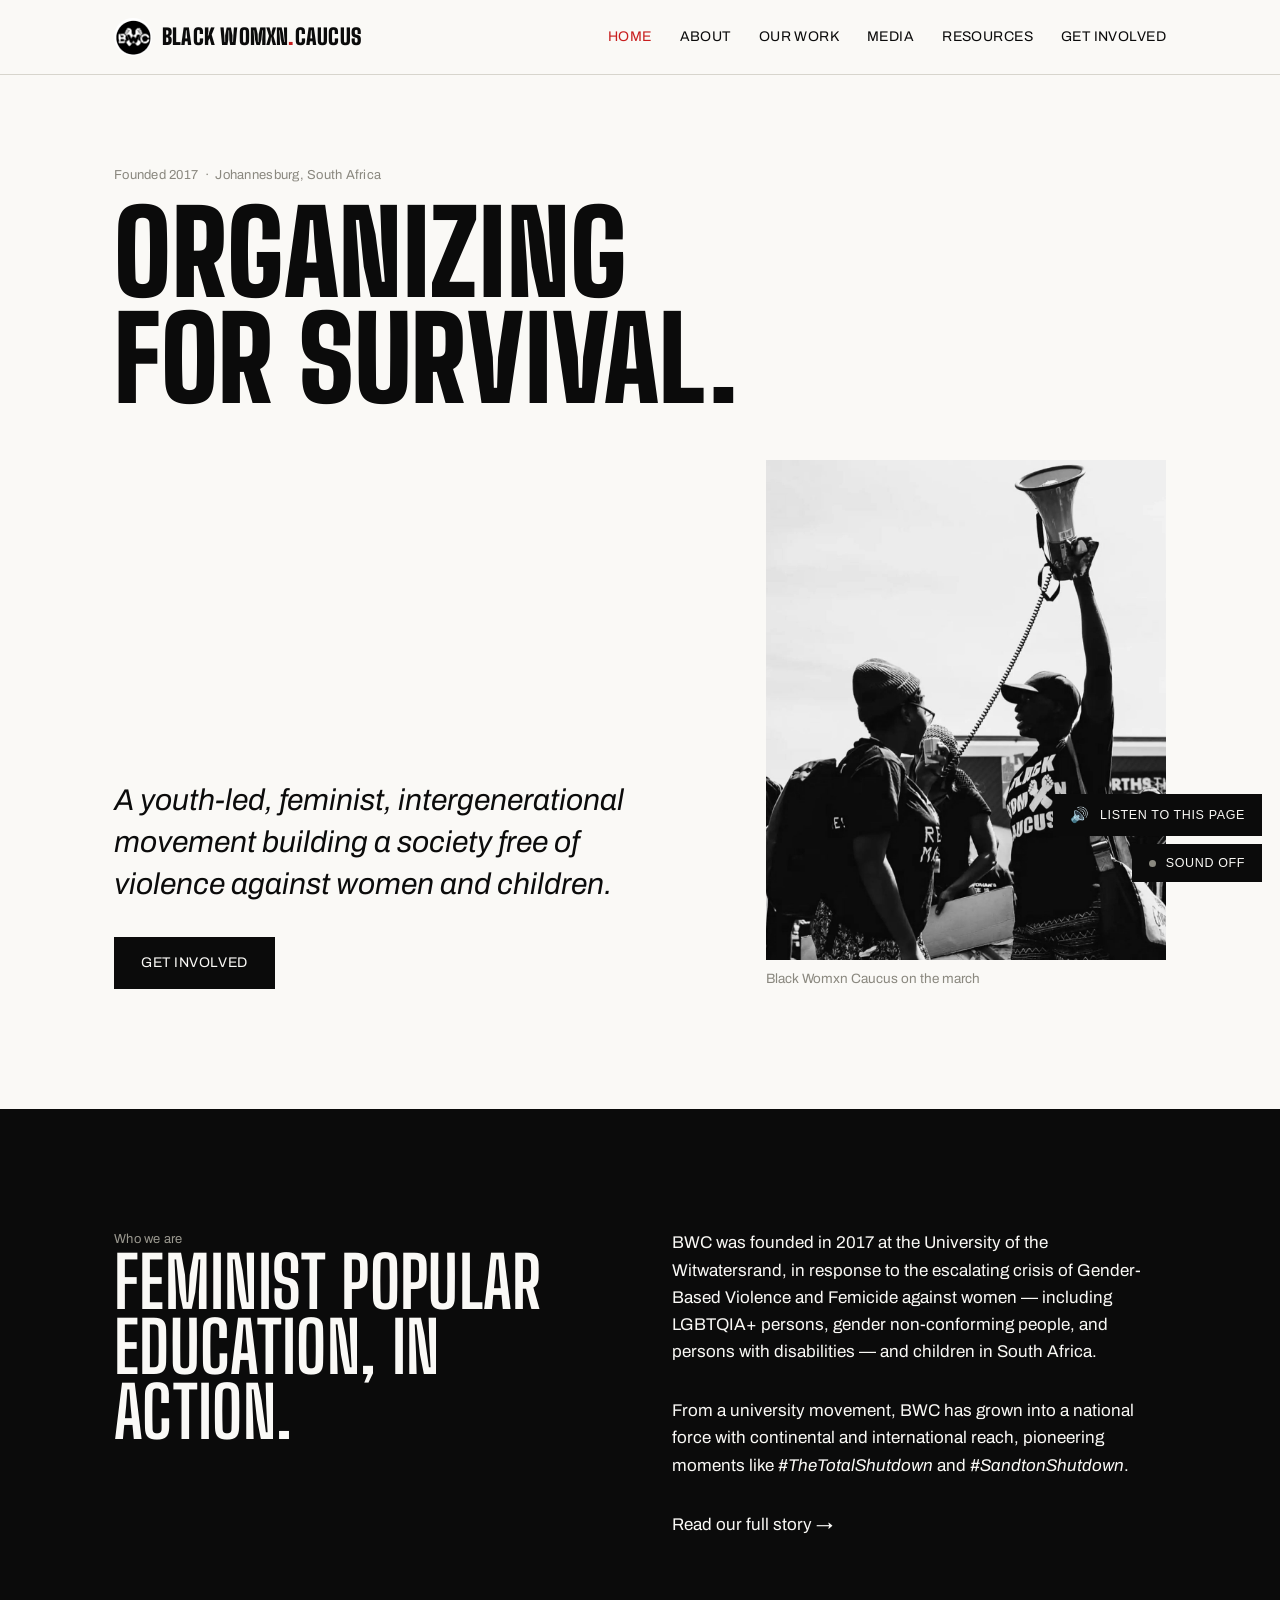
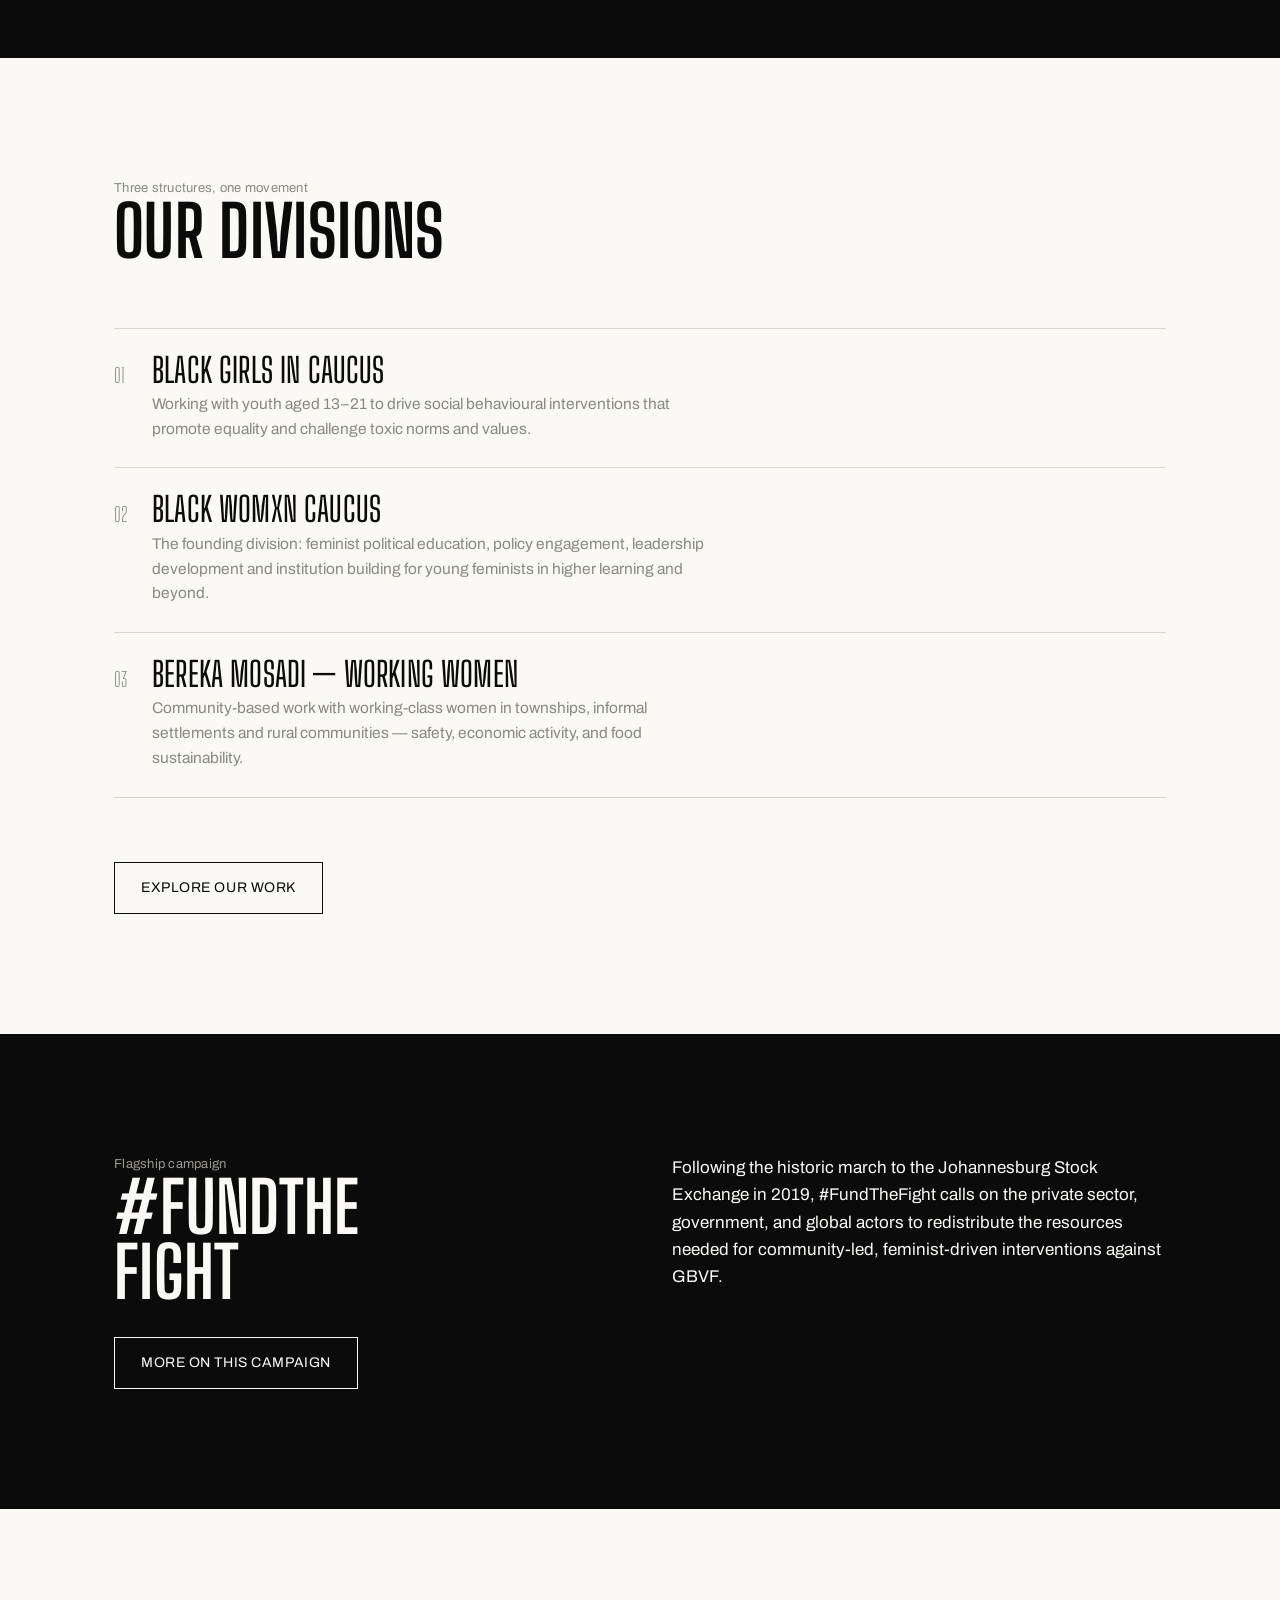
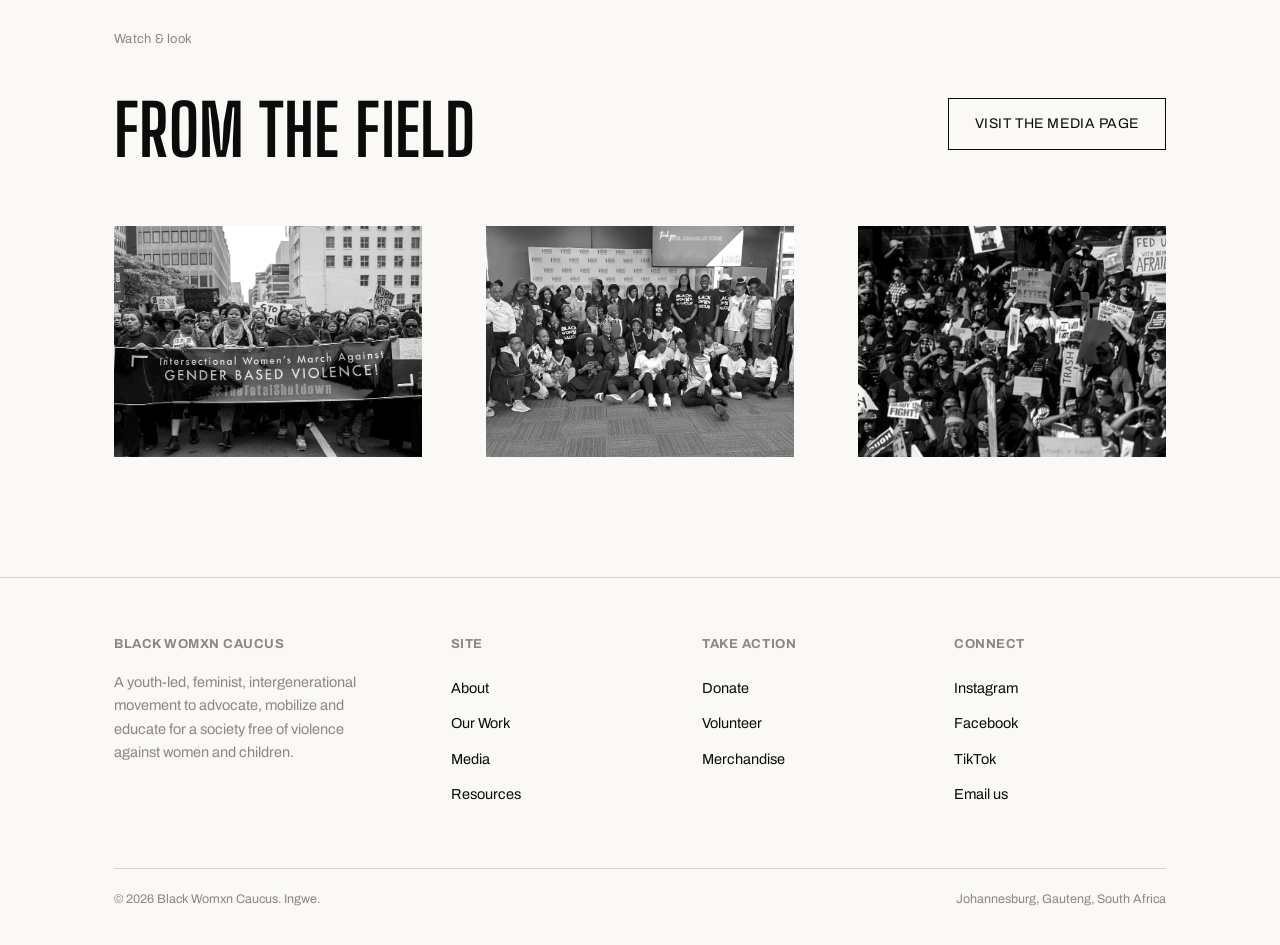
<file: index.html>
<!doctype html>
<html lang="en">
<head>
<meta charset="UTF-8">
<meta name="viewport" content="width=device-width, initial-scale=1.0">
<title>Black Womxn Caucus | Ending Gender-Based Violence in SA</title>
<meta name="description" content="Black Womxn Caucus is a youth-led, feminist movement founded in 2017 to end gender-based violence and femicide in South Africa. Learn how to get involved.">
<link rel="stylesheet" href="assets/style.css">
<link rel="icon" type="image/png" sizes="32x32" href="assets/img/favicon-32.png">
<link rel="apple-touch-icon" sizes="180x180" href="assets/img/favicon-180.png">
</head>
<body>
<a class="skip-link" href="#main">Skip to main content</a>

<header class="site-nav" role="banner">
  <div class="wrap nav-inner">
    <a href="index.html" class="wordmark">
      <img src="assets/img/bwc-logo.png" alt="Black Womxn Caucus logo" class="logo-mark">
      <span class="logo-text">Black Womxn<span class="accent-dot">.</span>Caucus</span>
    </a>
    <button class="nav-toggle" aria-label="Menu"><span></span><span></span><span></span></button>
    <nav class="links" aria-label="Primary">
      <a href="index.html" class="current">Home</a>
      <a href="about.html">About</a>
      <a href="our-work.html">Our Work</a>
      <a href="media.html">Media</a>
      <a href="resources.html">Resources</a>
      <a href="get-involved.html">Get Involved</a>
    </nav>
  </div>
</header>

<main id="main">

  <!-- HERO -->
  <section class="hero">
    <div class="wrap">
      <p class="eyebrow">Founded 2017 &nbsp;·&nbsp; Johannesburg, South Africa</p>
      <h1 class="h1">Organizing<br>for survival.</h1>
      <div class="hero-split">
        <div class="hero-split-text">
          <p class="quote">A youth-led, feminist, intergenerational movement building a society free of violence against women and children.</p>
          <a href="get-involved.html" class="btn solid mt-m">Get involved</a>
        </div>
        <figure class="hero-photo">
          <img src="assets/img/home-hero.jpg" alt="Two women in Black Womxn Caucus t-shirts at a march, one raising a megaphone high above the crowd">
          <figcaption>Black Womxn Caucus on the march</figcaption>
        </figure>
      </div>
    </div>
  </section>

  <!-- ABOUT STRIP -->
  <section class="panel-dark reveal">
    <div class="wrap grid-2">
      <div>
        <p class="eyebrow grey">Who we are</p>
        <h2 class="h2">Feminist popular<br>education, in action.</h2>
      </div>
      <div>
        <p>BWC was founded in 2017 at the University of the Witwatersrand, in response to the escalating crisis of Gender-Based Violence and Femicide against women — including LGBTQIA+ persons, gender non-conforming people, and persons with disabilities — and children in South Africa.</p>
        <p class="mt-m">From a university movement, BWC has grown into a national force with continental and international reach, pioneering moments like <em>#TheTotalShutdown</em> and <em>#SandtonShutdown</em>.</p>
        <a href="about.html" class="underline mt-m" style="display:inline-block;">Read our full story →</a>
      </div>
    </div>
  </section>

  <!-- DIVISIONS -->
  <section class="reveal">
    <div class="wrap">
      <p class="eyebrow">Three structures, one movement</p>
      <h2 class="h2">Our divisions</h2>

      <div class="row-list mt-l">
        <div class="row">
          <span class="num">01</span>
          <div class="row-body">
            <h3>Black Girls in Caucus</h3>
            <p>Working with youth aged 13–21 to drive social behavioural interventions that promote equality and challenge toxic norms and values.</p>
          </div>
        </div>
        <div class="row">
          <span class="num">02</span>
          <div class="row-body">
            <h3>Black Womxn Caucus</h3>
            <p>The founding division: feminist political education, policy engagement, leadership development and institution building for young feminists in higher learning and beyond.</p>
          </div>
        </div>
        <div class="row">
          <span class="num">03</span>
          <div class="row-body">
            <h3>Bereka Mosadi — Working Women</h3>
            <p>Community-based work with working-class women in townships, informal settlements and rural communities — safety, economic activity, and food sustainability.</p>
          </div>
        </div>
      </div>
      <a href="our-work.html" class="btn mt-l">Explore our work</a>
    </div>
  </section>

  <!-- FUND THE FIGHT -->
  <section class="panel-dark reveal">
    <div class="wrap grid-2">
      <div>
        <p class="eyebrow grey">Flagship campaign</p>
        <h2 class="h2">#FundThe<br>Fight</h2>
        <a href="our-work.html#campaigns" class="btn mt-m">More on this campaign</a>
      </div>
      <div>
        <p>Following the historic march to the Johannesburg Stock Exchange in 2019, #FundTheFight calls on the private sector, government, and global actors to redistribute the resources needed for community-led, feminist-driven interventions against GBVF.</p>
      </div>
    </div>
  </section>

  <!-- MEDIA TEASER -->
  <section class="reveal">
    <div class="wrap">
      <p class="eyebrow">Watch &amp; look</p>
      <div class="hero-foot" style="align-items:flex-start;">
        <h2 class="h2">From the field</h2>
        <a href="media.html" class="btn">Visit the media page</a>
      </div>
      <div class="grid-3 mt-l photo-strip">
        <img src="assets/img/media/bwc-total-shutdown-march.jpg" loading="lazy" alt="Crowds of women marching behind a banner reading Intersectional Women's March Against Gender Based Violence, #TheTotalShutdown">
        <img src="assets/img/media/bgc-for-teens-only.jpg" loading="lazy" alt="A large group of young people and facilitators in BWC t-shirts gathered indoors">
        <img src="assets/img/media/field-protest-crowd.jpg" loading="lazy" alt="A crowd of protesters holding handwritten placards against gender-based violence">
      </div>
    </div>
  </section>

</main>

<footer role="contentinfo">
  <div class="wrap">
    <div class="footer-grid">
      <div>
        <h4>Black Womxn Caucus</h4>
        <p style="max-width:34ch; color:var(--grey); font-size:14.5px;">A youth-led, feminist, intergenerational movement to advocate, mobilize and educate for a society free of violence against women and children.</p>
      </div>
      <div>
        <h4>Site</h4>
        <a href="about.html">About</a>
        <a href="our-work.html">Our Work</a>
        <a href="media.html">Media</a>
        <a href="resources.html">Resources</a>
      </div>
      <div>
        <h4>Take action</h4>
        <a href="get-involved.html">Donate</a>
        <a href="get-involved.html#volunteer">Volunteer</a>
        <a href="get-involved.html#shop">Merchandise</a>
      </div>
      <div>
        <h4>Connect</h4>
        <a href="https://instagram.com" target="_blank" rel="noopener">Instagram</a>
        <a href="https://facebook.com" target="_blank" rel="noopener">Facebook</a>
        <a href="https://tiktok.com" target="_blank" rel="noopener">TikTok</a>
        <a href="mailto:info@blackwomxncaucus.org.za">Email us</a>
      </div>
    </div>
    <div class="footer-bottom">
      <span>&copy; 2026 Black Womxn Caucus. Ingwe.</span>
      <span>Johannesburg, Gauteng, South Africa</span>
    </div>
  </div>
</footer>

<div class="a11y-bar">
  <button class="a11y-btn" id="readAloudBtn" aria-pressed="false">
    <span class="a11y-icon" aria-hidden="true">&#128266;</span>
    <span class="label">Listen to this page</span>
  </button>
  <button class="audio-toggle muted" aria-label="Toggle video &amp; audio sound" aria-pressed="false">
    <span class="dot" aria-hidden="true"></span><span class="label">Sound off</span>
  </button>
</div>

<script src="assets/main.js"></script>
</body>
</html>
</file>
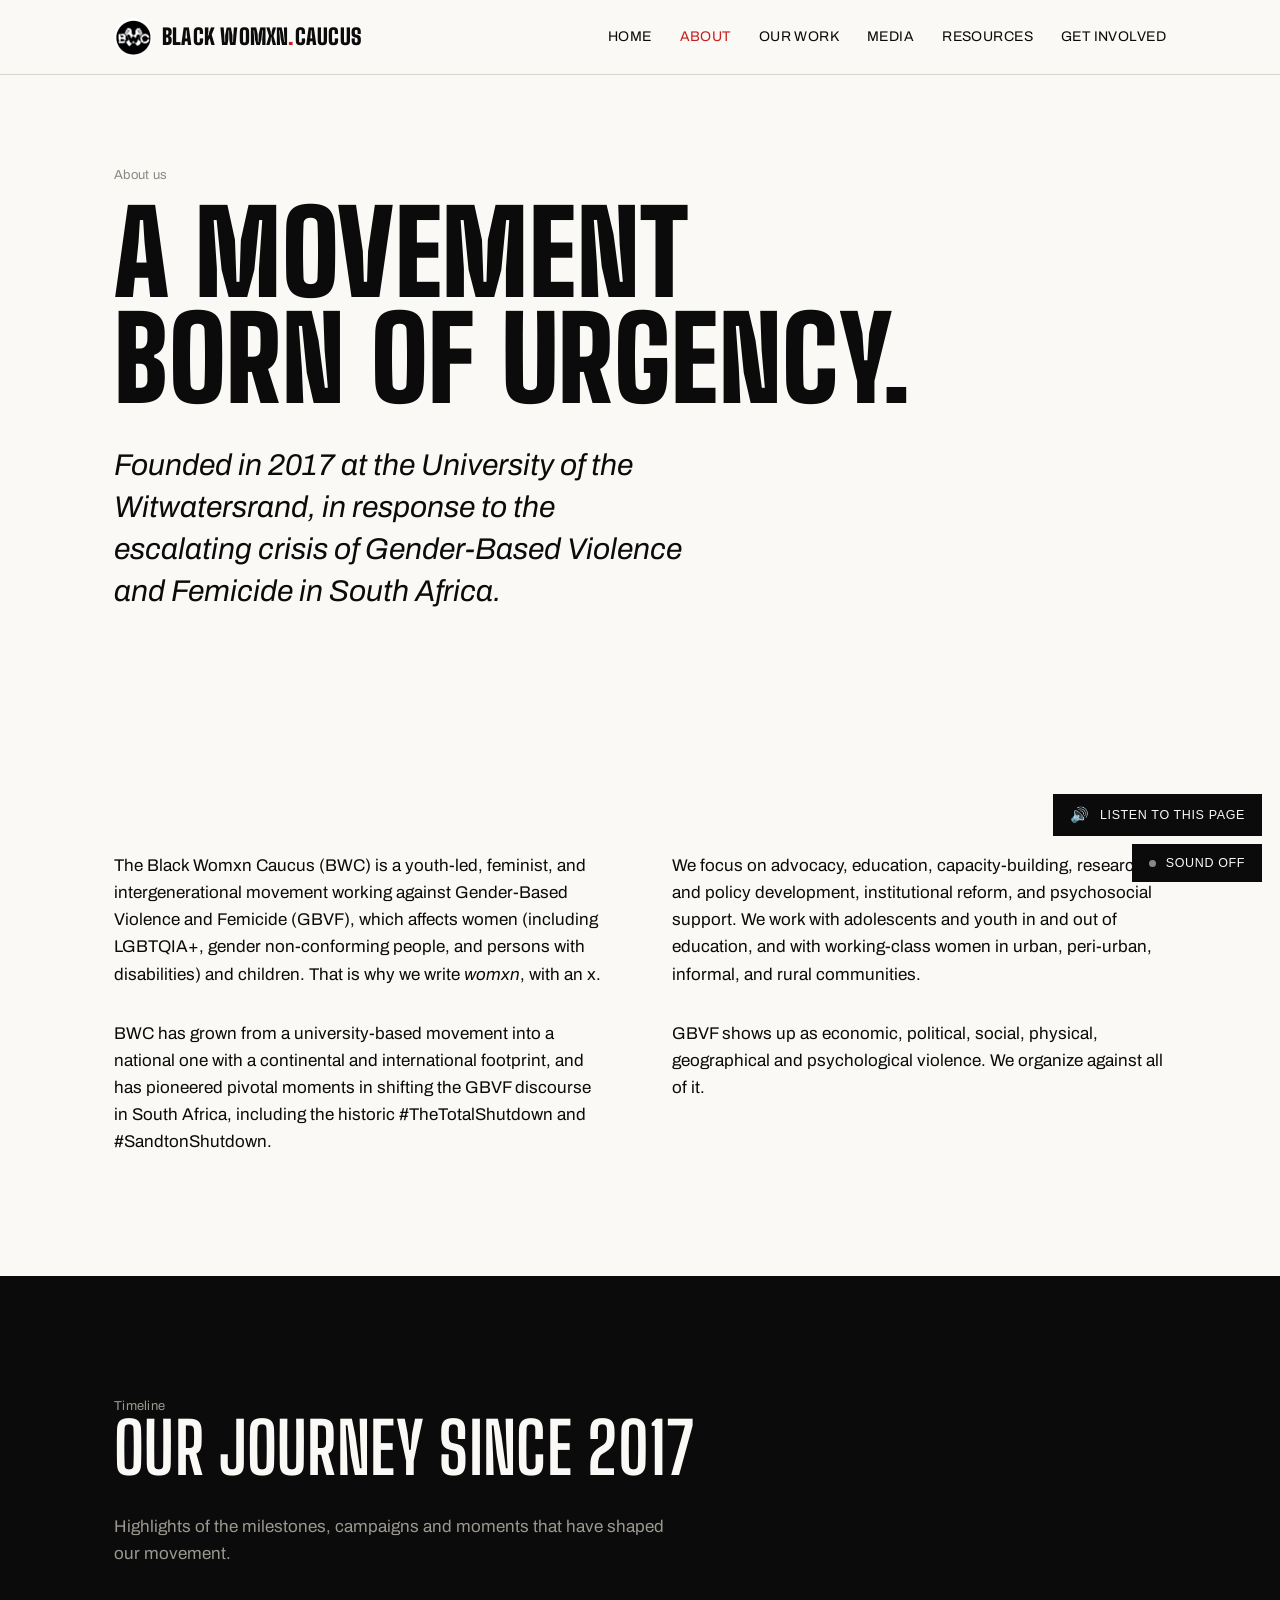
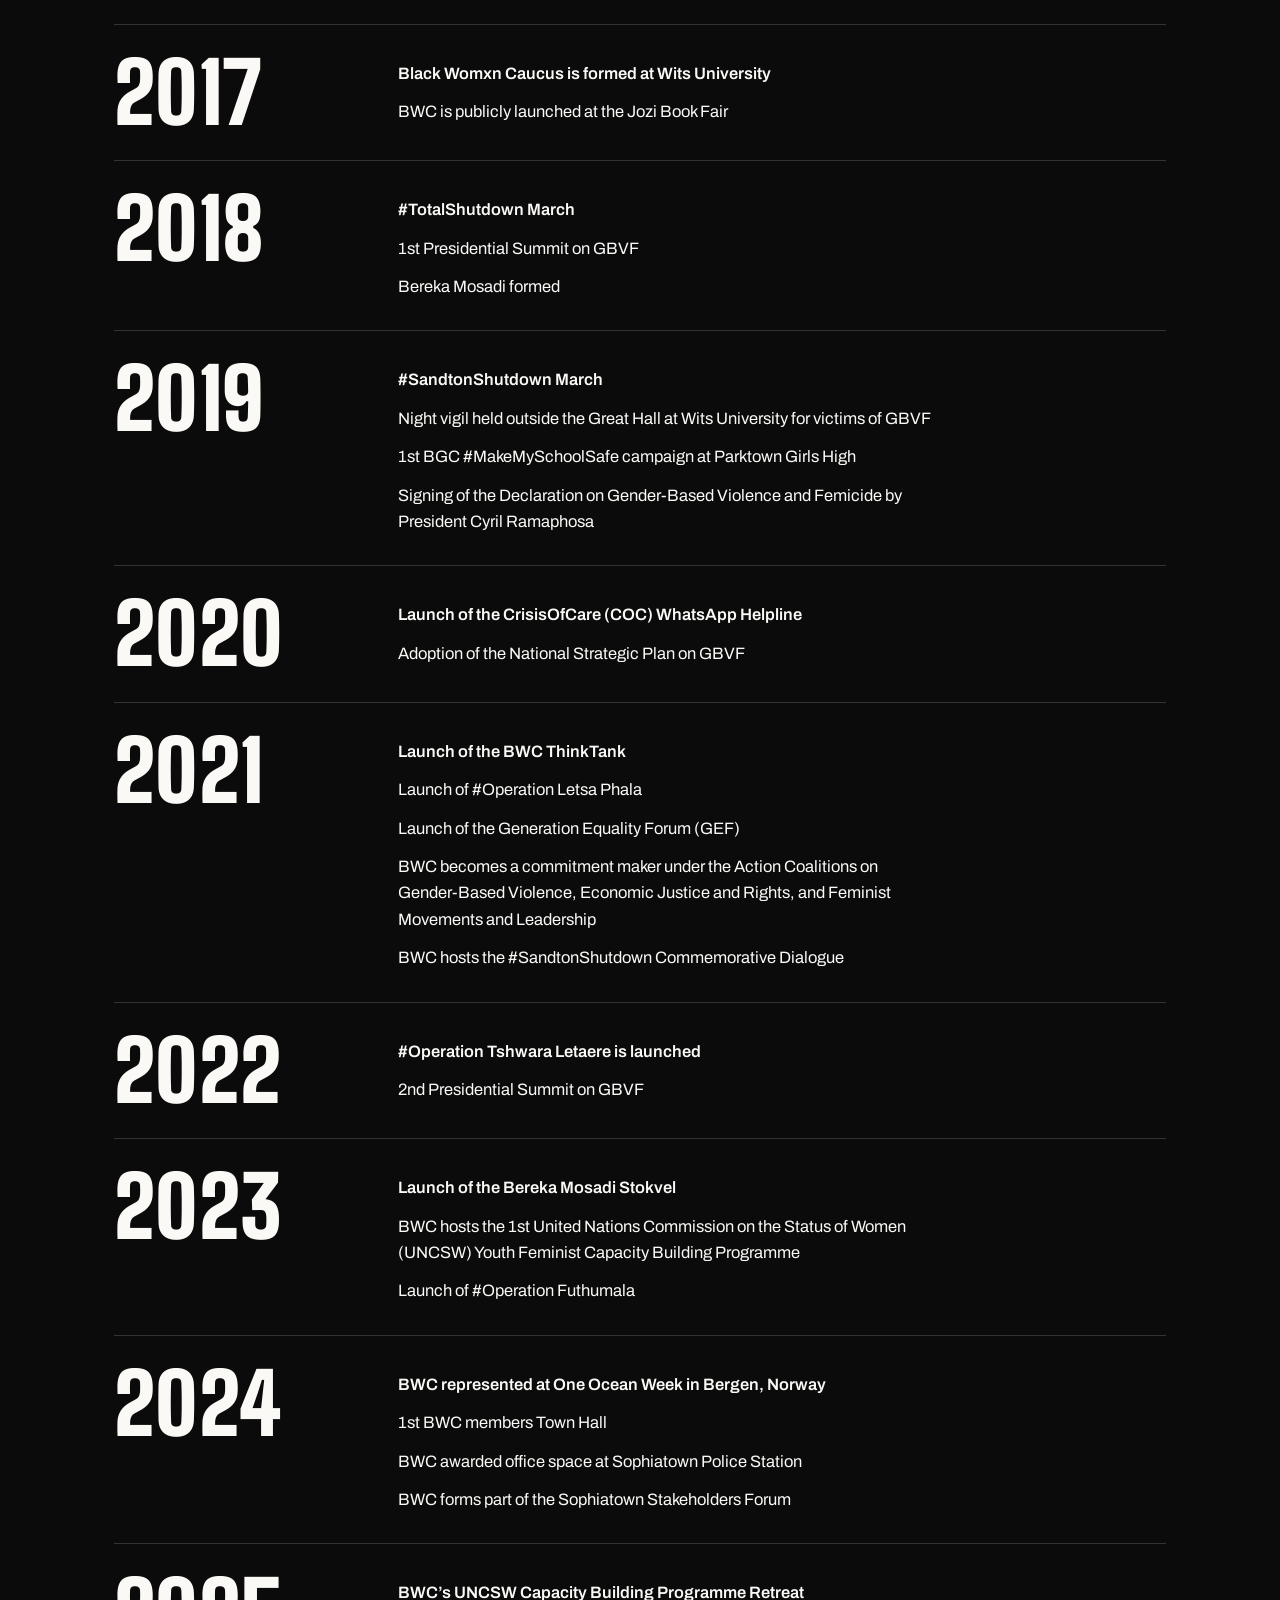
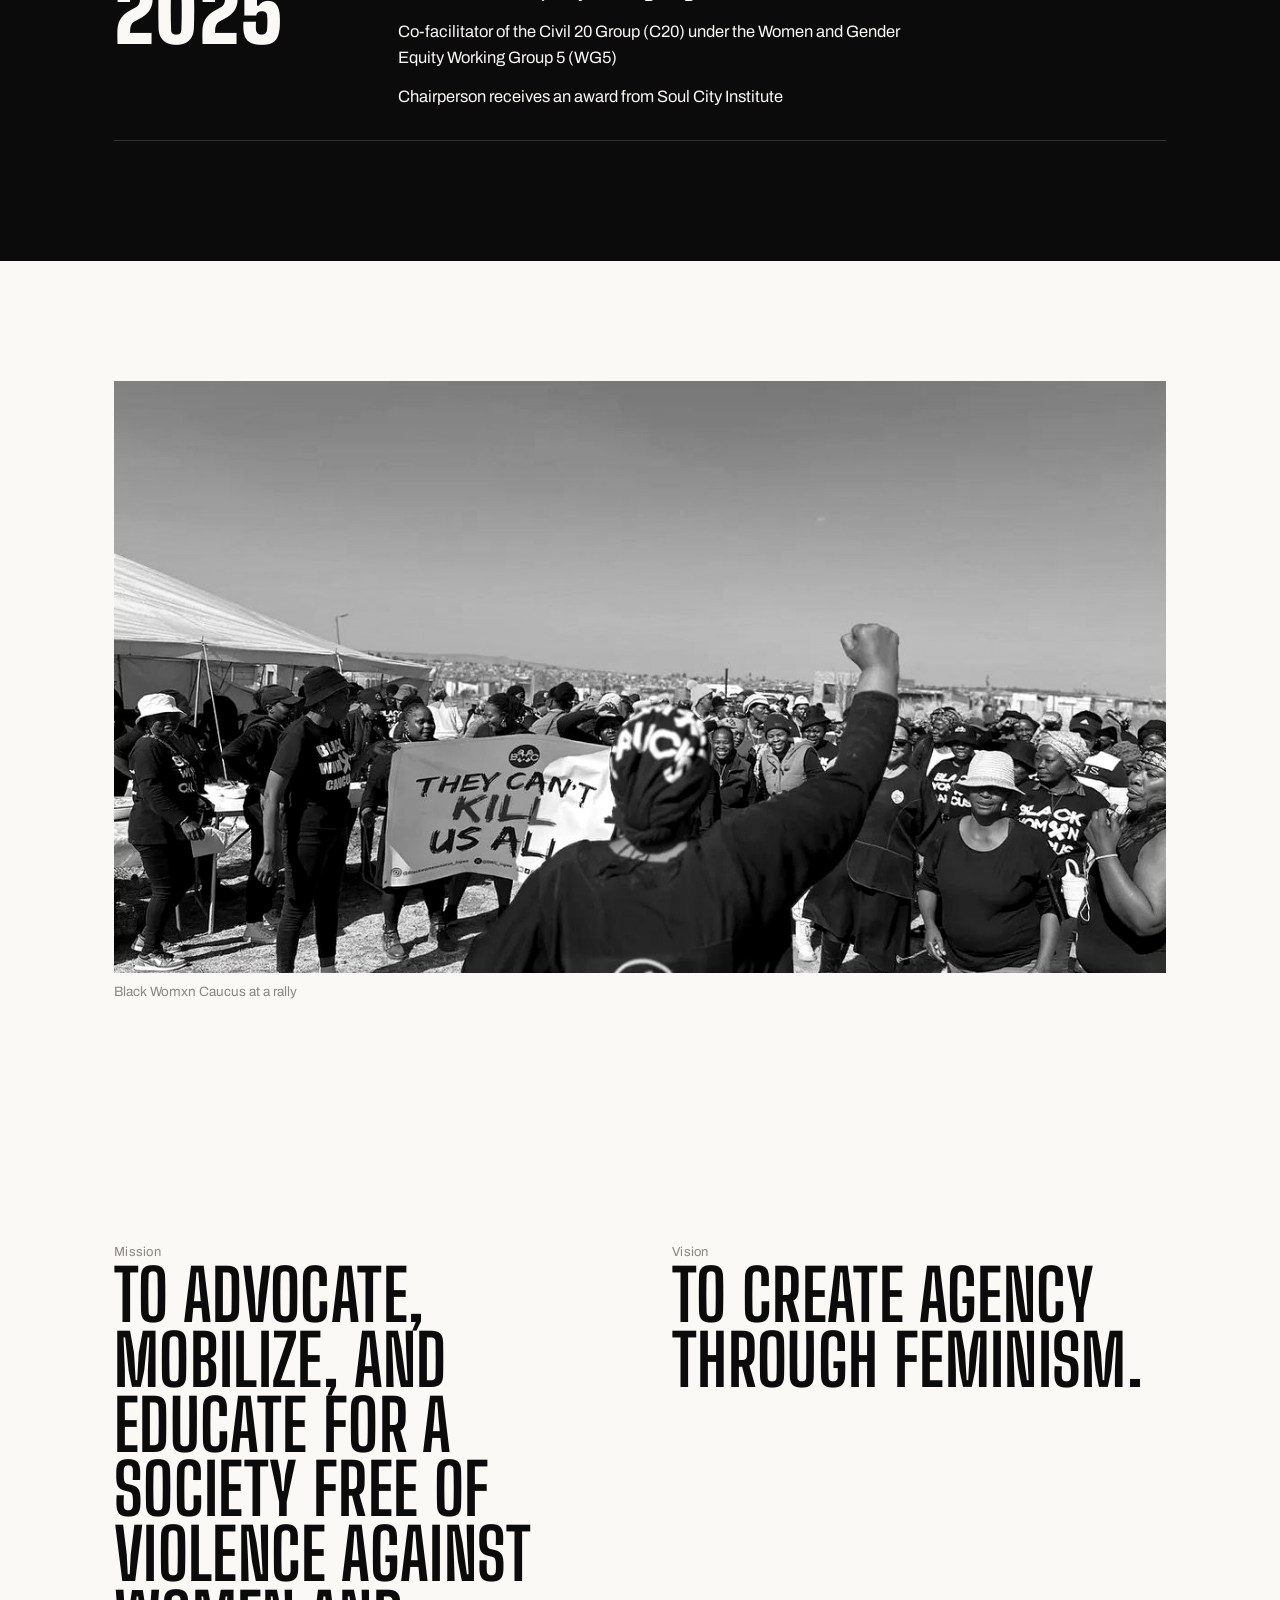
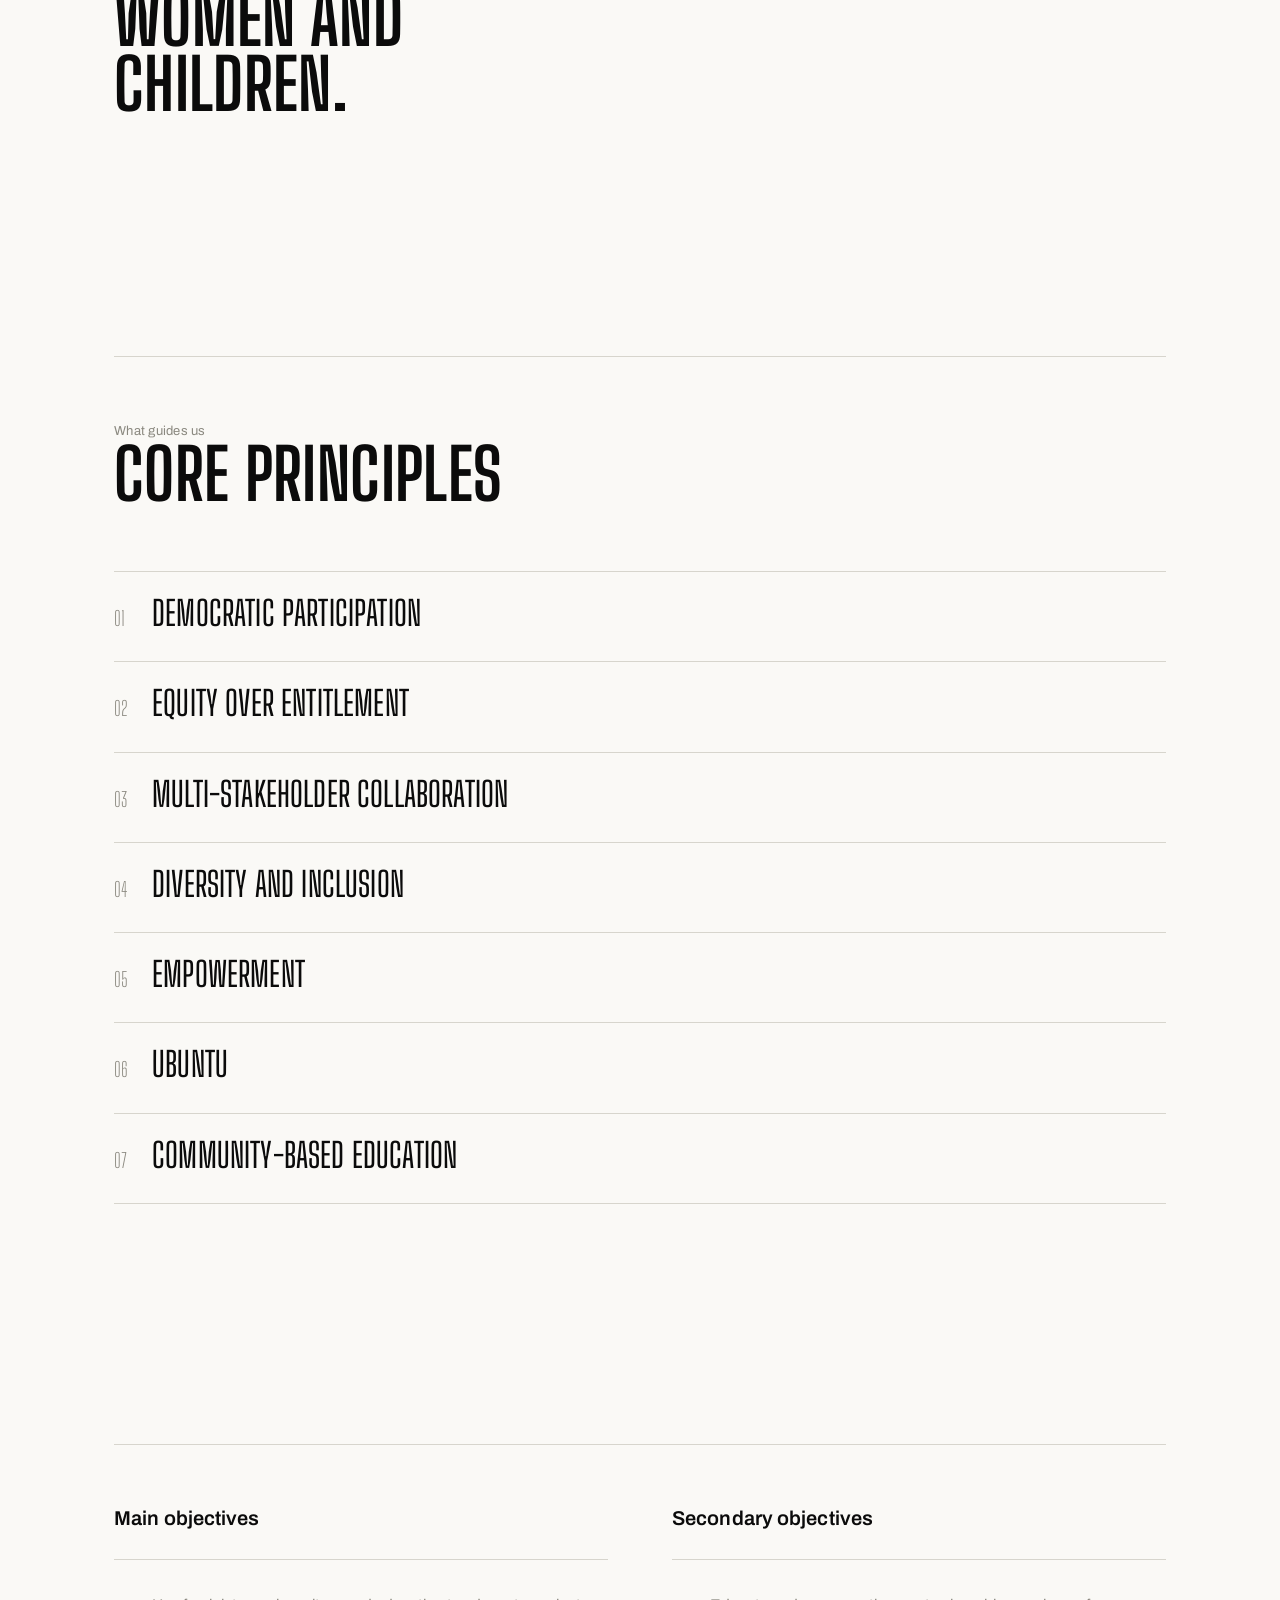
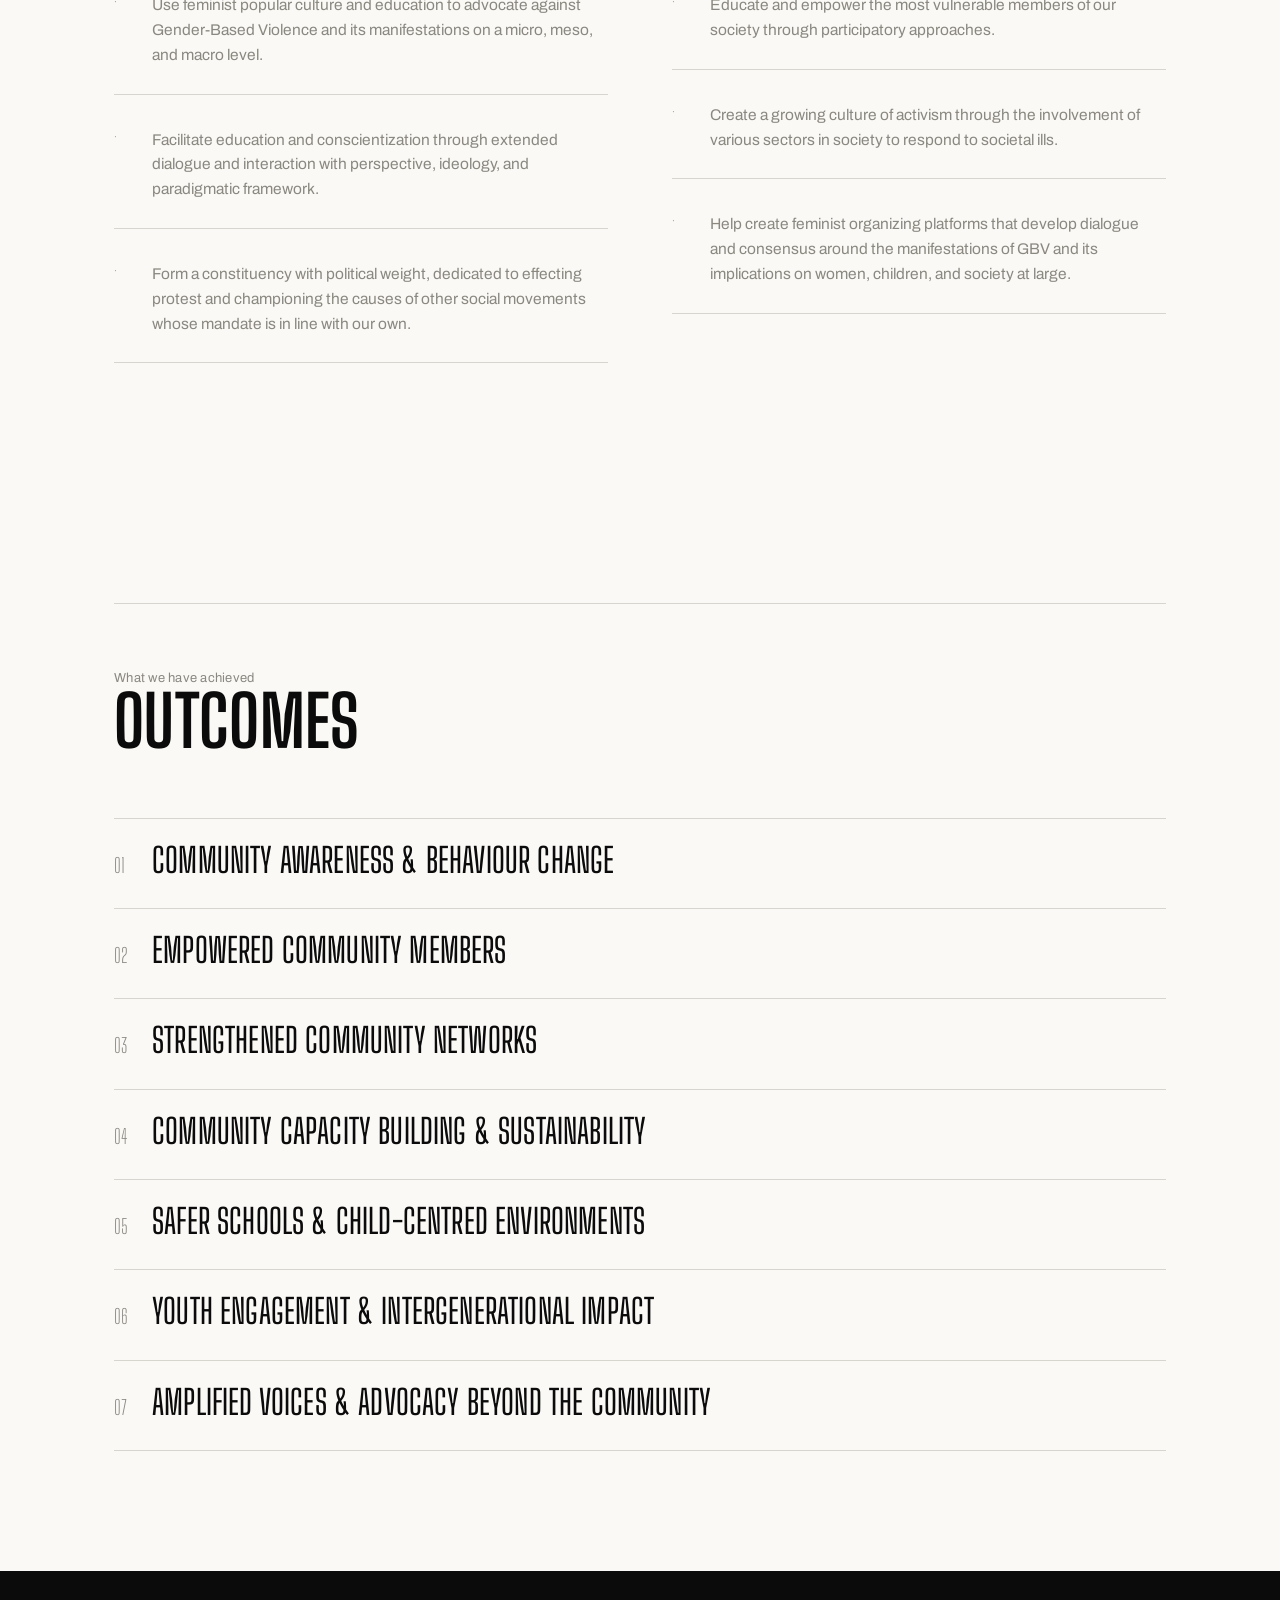
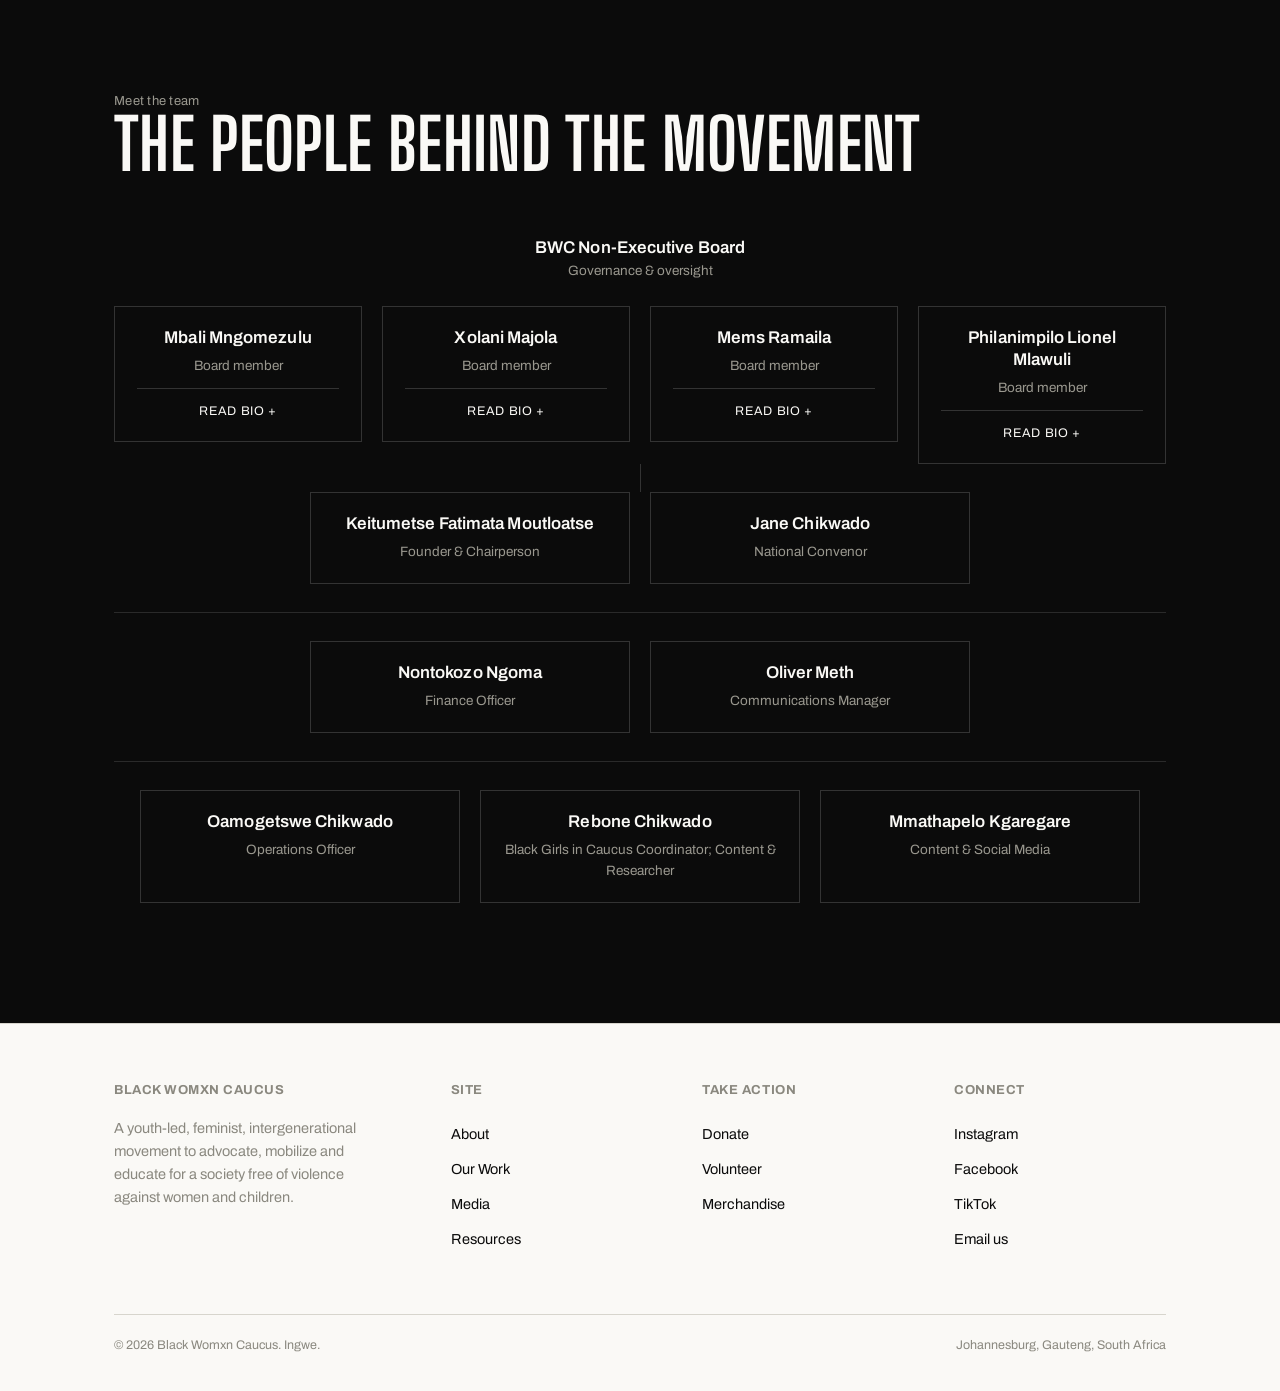
<file: about.html>
<!doctype html>
<html lang="en">
<head>
<meta charset="UTF-8">
<meta name="viewport" content="width=device-width, initial-scale=1.0">
<title>About Black Womxn Caucus | Our Story, Mission &amp; Team</title>
<meta name="description" content="Founded at Wits in 2017, Black Womxn Caucus is a youth-led feminist movement fighting gender-based violence and femicide in South Africa. Meet our team.">
<link rel="stylesheet" href="assets/style.css">
<link rel="icon" type="image/png" sizes="32x32" href="assets/img/favicon-32.png">
<link rel="apple-touch-icon" sizes="180x180" href="assets/img/favicon-180.png">
</head>
<body>
<a class="skip-link" href="#main">Skip to main content</a>

<header class="site-nav" role="banner">
  <div class="wrap nav-inner">
    <a href="index.html" class="wordmark">
      <img src="assets/img/bwc-logo.png" alt="Black Womxn Caucus logo" class="logo-mark">
      <span class="logo-text">Black Womxn<span class="accent-dot">.</span>Caucus</span>
    </a>
    <button class="nav-toggle" aria-label="Menu"><span></span><span></span><span></span></button>
    <nav class="links" aria-label="Primary">
      <a href="index.html">Home</a>
      <a href="about.html" class="current">About</a>
      <a href="our-work.html">Our Work</a>
      <a href="media.html">Media</a>
      <a href="resources.html">Resources</a>
      <a href="get-involved.html">Get Involved</a>
    </nav>
  </div>
</header>

<main id="main">

  <section class="hero">
    <div class="wrap">
      <p class="eyebrow">About us</p>
      <h1 class="h1">A movement<br>born of urgency.</h1>
      <p class="quote mt-m">Founded in 2017 at the University of the Witwatersrand, in response to the escalating crisis of Gender-Based Violence and Femicide in South Africa.</p>
    </div>
  </section>

  <section class="reveal">
    <div class="wrap grid-2">
      <div>
        <p>The Black Womxn Caucus (BWC) is a youth-led, feminist, and intergenerational movement working against Gender-Based Violence and Femicide (GBVF), which affects women (including LGBTQIA+, gender non-conforming people, and persons with disabilities) and children. That is why we write <em>womxn</em>, with an x.</p>
        <p class="mt-m">BWC has grown from a university-based movement into a national one with a continental and international footprint, and has pioneered pivotal moments in shifting the GBVF discourse in South Africa, including the historic #TheTotalShutdown and #SandtonShutdown.</p>
      </div>
      <div>
        <p>We focus on advocacy, education, capacity-building, research and policy development, institutional reform, and psychosocial support. We work with adolescents and youth in and out of education, and with working-class women in urban, peri-urban, informal, and rural communities.</p>
        <p class="mt-m">GBVF shows up as economic, political, social, physical, geographical and psychological violence. We organize against all of it.</p>
      </div>
    </div>
  </section>

  <!-- TIMELINE -->
  <section class="panel-dark" id="timeline">
    <div class="wrap">
      <p class="eyebrow grey">Timeline</p>
      <h2 class="h2 reveal">Our journey since 2017</h2>
      <p class="mt-m grey" style="max-width:56ch;">Highlights of the milestones, campaigns and moments that have shaped our movement.</p>
      <div class="timeline">
      <div class="t-row reveal">
        <div class="t-year">2017</div>
        <ul class="t-events">
          <li>Black Womxn Caucus is formed at Wits University</li>
          <li>BWC is publicly launched at the Jozi Book Fair</li>
        </ul>
      </div>
      <div class="t-row reveal">
        <div class="t-year">2018</div>
        <ul class="t-events">
          <li>#TotalShutdown March</li>
          <li>1st Presidential Summit on GBVF</li>
          <li>Bereka Mosadi formed</li>
        </ul>
      </div>
      <div class="t-row reveal">
        <div class="t-year">2019</div>
        <ul class="t-events">
          <li>#SandtonShutdown March</li>
          <li>Night vigil held outside the Great Hall at Wits University for victims of GBVF</li>
          <li>1st BGC #MakeMySchoolSafe campaign at Parktown Girls High</li>
          <li>Signing of the Declaration on Gender-Based Violence and Femicide by President Cyril Ramaphosa</li>
        </ul>
      </div>
      <div class="t-row reveal">
        <div class="t-year">2020</div>
        <ul class="t-events">
          <li>Launch of the CrisisOfCare (COC) WhatsApp Helpline</li>
          <li>Adoption of the National Strategic Plan on GBVF</li>
        </ul>
      </div>
      <div class="t-row reveal">
        <div class="t-year">2021</div>
        <ul class="t-events">
          <li>Launch of the BWC ThinkTank</li>
          <li>Launch of #Operation Letsa Phala</li>
          <li>Launch of the Generation Equality Forum (GEF)</li>
          <li>BWC becomes a commitment maker under the Action Coalitions on Gender-Based Violence, Economic Justice and Rights, and Feminist Movements and Leadership</li>
          <li>BWC hosts the #SandtonShutdown Commemorative Dialogue</li>
        </ul>
      </div>
      <div class="t-row reveal">
        <div class="t-year">2022</div>
        <ul class="t-events">
          <li>#Operation Tshwara Letaere is launched</li>
          <li>2nd Presidential Summit on GBVF</li>
        </ul>
      </div>
      <div class="t-row reveal">
        <div class="t-year">2023</div>
        <ul class="t-events">
          <li>Launch of the Bereka Mosadi Stokvel</li>
          <li>BWC hosts the 1st United Nations Commission on the Status of Women (UNCSW) Youth Feminist Capacity Building Programme</li>
          <li>Launch of #Operation Futhumala</li>
        </ul>
      </div>
      <div class="t-row reveal">
        <div class="t-year">2024</div>
        <ul class="t-events">
          <li>BWC represented at One Ocean Week in Bergen, Norway</li>
          <li>1st BWC members Town Hall</li>
          <li>BWC awarded office space at Sophiatown Police Station</li>
          <li>BWC forms part of the Sophiatown Stakeholders Forum</li>
        </ul>
      </div>
      <div class="t-row reveal">
        <div class="t-year">2025</div>
        <ul class="t-events">
          <li>BWC’s UNCSW Capacity Building Programme Retreat</li>
          <li>Co-facilitator of the Civil 20 Group (C20) under the Women and Gender Equity Working Group 5 (WG5)</li>
          <li>Chairperson receives an award from Soul City Institute</li>
        </ul>
      </div>
      </div>
    </div>
  </section>

  <section class="reveal">
    <div class="wrap">
      <figure class="band">
        <img src="assets/img/about-rally.jpg" loading="lazy" alt="A woman in a BWC t-shirt raising her fist in front of a crowd of women, with a They Can’t Kill Us All sign under a blue sky">
        <figcaption>Black Womxn Caucus at a rally</figcaption>
      </figure>
    </div>
  </section>

  <section class="reveal">
    <div class="wrap grid-2">
      <div>
        <p class="eyebrow">Mission</p>
        <h2 class="h2">To advocate, mobilize, and educate for a society free of violence against women and children.</h2>
      </div>
      <div>
        <p class="eyebrow">Vision</p>
        <h2 class="h2">To create agency through feminism.</h2>
      </div>
    </div>
  </section>

  <section class="reveal">
    <div class="wrap">
      <div class="rule"></div>
      <p class="eyebrow mt-l">What guides us</p>
      <h2 class="h2">Core principles</h2>
      <div class="row-list mt-l">
        <div class="row"><span class="num">01</span><div class="row-body"><h3>Democratic participation</h3></div></div>
        <div class="row"><span class="num">02</span><div class="row-body"><h3>Equity over entitlement</h3></div></div>
        <div class="row"><span class="num">03</span><div class="row-body"><h3>Multi-stakeholder collaboration</h3></div></div>
        <div class="row"><span class="num">04</span><div class="row-body"><h3>Diversity and inclusion</h3></div></div>
        <div class="row"><span class="num">05</span><div class="row-body"><h3>Empowerment</h3></div></div>
        <div class="row"><span class="num">06</span><div class="row-body"><h3>Ubuntu</h3></div></div>
        <div class="row"><span class="num">07</span><div class="row-body"><h3>Community-based education</h3></div></div>
      </div>
    </div>
  </section>

  <section class="reveal">
    <div class="wrap">
      <div class="rule"></div>
      <div class="grid-2 mt-l">
        <div>
          <h3 style="text-transform:none; font-family:'Archivo'; font-weight:600; font-size:20px;">Main objectives</h3>
          <div class="row-list mt-m">
            <div class="row"><span class="num">·</span><div class="row-body"><p>Use feminist popular culture and education to advocate against Gender-Based Violence and its manifestations on a micro, meso, and macro level.</p></div></div>
            <div class="row"><span class="num">·</span><div class="row-body"><p>Facilitate education and conscientization through extended dialogue and interaction with perspective, ideology, and paradigmatic framework.</p></div></div>
            <div class="row"><span class="num">·</span><div class="row-body"><p>Form a constituency with political weight, dedicated to effecting protest and championing the causes of other social movements whose mandate is in line with our own.</p></div></div>
          </div>
        </div>
        <div>
          <h3 style="text-transform:none; font-family:'Archivo'; font-weight:600; font-size:20px;">Secondary objectives</h3>
          <div class="row-list mt-m">
            <div class="row"><span class="num">·</span><div class="row-body"><p>Educate and empower the most vulnerable members of our society through participatory approaches.</p></div></div>
            <div class="row"><span class="num">·</span><div class="row-body"><p>Create a growing culture of activism through the involvement of various sectors in society to respond to societal ills.</p></div></div>
            <div class="row"><span class="num">·</span><div class="row-body"><p>Help create feminist organizing platforms that develop dialogue and consensus around the manifestations of GBV and its implications on women, children, and society at large.</p></div></div>
          </div>
        </div>
      </div>
    </div>
  </section>

  <section class="reveal">
    <div class="wrap">
      <div class="rule"></div>
      <p class="eyebrow mt-l">What we have achieved</p>
      <h2 class="h2">Outcomes</h2>
      <div class="row-list mt-l">
        <div class="row"><span class="num">01</span><div class="row-body"><h3>Community Awareness &amp; Behaviour Change</h3></div></div>
        <div class="row"><span class="num">02</span><div class="row-body"><h3>Empowered Community Members</h3></div></div>
        <div class="row"><span class="num">03</span><div class="row-body"><h3>Strengthened Community Networks</h3></div></div>
        <div class="row"><span class="num">04</span><div class="row-body"><h3>Community Capacity Building &amp; Sustainability</h3></div></div>
        <div class="row"><span class="num">05</span><div class="row-body"><h3>Safer Schools &amp; Child-Centred Environments</h3></div></div>
        <div class="row"><span class="num">06</span><div class="row-body"><h3>Youth Engagement &amp; Intergenerational Impact</h3></div></div>
        <div class="row"><span class="num">07</span><div class="row-body"><h3>Amplified Voices &amp; Advocacy Beyond the Community</h3></div></div>
      </div>
    </div>
  </section>

  <!-- TEAM / ORGANOGRAM -->
  <section class="panel-dark reveal" id="team">
    <div class="wrap">
      <p class="eyebrow grey">Meet the team</p>
      <h2 class="h2">The people behind the movement</h2>

      <div class="org-chart mt-l">
        <div class="org-tier org-tier-board">
          <div class="org-board-label">
            <h3>BWC Non-Executive Board</h3>
            <p class="grey">Governance &amp; oversight</p>
          </div>
          <div class="org-card">
            <h3>Mbali Mngomezulu</h3>
            <p class="grey">Board member</p>
            <details><summary>Read bio</summary><p>Mbali Mngomezulu is a training and development practitioner in the HR field, focusing on improving the skills employees need for their current roles and on developing training and succession plans. She enjoys reading, watching series and learning new things. She has a particular interest in GBV awareness and advocacy and has been active in a number of GBV programs and initiatives led by various organisations, including BWC. She is currently working on her honours degree in psychology, as well as her insurance accreditation, as she is currently an apprentice broker.</p></details>
          </div>
          <div class="org-card">
            <h3>Xolani Majola</h3>
            <p class="grey">Board member</p>
            <details><summary>Read bio</summary><p>Xolani Majola is an experienced education and organisational leadership executive with nearly three decades of expertise in people management, organisational development, transformation and institutional governance. He is passionate about driving systemic change, building inclusive cultures and strengthening organisational effectiveness.</p></details>
          </div>
          <div class="org-card">
            <h3>Mems Ramaila</h3>
            <p class="grey">Board member</p>
            <details><summary>Read bio</summary><p>Mems Ramaila is a Sustainability Practitioner and Research Associate at the University of Johannesburg’s Centre for Ecological Intelligence. Passionate about nature-based solutions, she has developed an innovative leadership development model inspired by African honeybees. The model is designed to empower corporates, business schools and the public sector to embrace adaptive and collaborative ways of leading.</p></details>
          </div>
          <div class="org-card">
            <h3>Philanimpilo Lionel Mlawuli</h3>
            <p class="grey">Board member</p>
            <details><summary>Read bio</summary><p>Philanimpilo Lionel Mlawuli is a businessman with over 20 years of business experience across sectors, including logistics, property development, real estate, retail, and infrastructure development. He entered the business world through the taxi industry (his family remains influential, mainly in the South of KwaZulu-Natal, with over 32 years of experience), where he honed his business skills and acumen. He is the Founder and Director of Impi Loy Group and Holdings, established in 2015. The Group has expanded its portfolio into water and sanitation, mining, and locomotive supplies, and in recent years has worked closely with municipalities and water boards to provide innovative solutions to the mounting water challenges facing South Africa and the broader region. His love for real estate led him to establish Live Life Real Estate, focusing on land acquisition, property development, and house sales. He is a passionate humanitarian, committed to community development, and currently serves as a board member of the Black Womxn Caucus.</p></details>
          </div>
        </div>
        <div class="org-connector" aria-hidden="true"></div>
        <div class="org-tier">
          <div class="org-card">
            <h3>Keitumetse Fatimata Moutloatse</h3>
            <p class="grey">Founder &amp; Chairperson</p>
          </div>
          <div class="org-card">
            <h3>Jane Chikwado</h3>
            <p class="grey">National Convenor</p>
          </div>
        </div>
        <div class="org-tier">
          <div class="org-card">
            <h3>Nontokozo Ngoma</h3>
            <p class="grey">Finance Officer</p>
          </div>
          <div class="org-card">
            <h3>Oliver Meth</h3>
            <p class="grey">Communications Manager</p>
          </div>
        </div>
        <div class="org-tier">
          <div class="org-card">
            <h3>Oamogetswe Chikwado</h3>
            <p class="grey">Operations Officer</p>
          </div>
          <div class="org-card">
            <h3>Rebone Chikwado</h3>
            <p class="grey">Black Girls in Caucus Coordinator; Content &amp; Researcher</p>
          </div>
          <div class="org-card">
            <h3>Mmathapelo Kgaregare</h3>
            <p class="grey">Content &amp; Social Media</p>
          </div>
        </div>
      </div>
    </div>
  </section>

</main>

<footer role="contentinfo">
  <div class="wrap">
    <div class="footer-grid">
      <div>
        <h4>Black Womxn Caucus</h4>
        <p style="max-width:34ch; color:var(--grey); font-size:14.5px;">A youth-led, feminist, intergenerational movement to advocate, mobilize and educate for a society free of violence against women and children.</p>
      </div>
      <div>
        <h4>Site</h4>
        <a href="about.html">About</a>
        <a href="our-work.html">Our Work</a>
        <a href="media.html">Media</a>
        <a href="resources.html">Resources</a>
      </div>
      <div>
        <h4>Take action</h4>
        <a href="get-involved.html">Donate</a>
        <a href="get-involved.html#volunteer">Volunteer</a>
        <a href="get-involved.html#shop">Merchandise</a>
      </div>
      <div>
        <h4>Connect</h4>
        <a href="https://instagram.com" target="_blank" rel="noopener">Instagram</a>
        <a href="https://facebook.com" target="_blank" rel="noopener">Facebook</a>
        <a href="https://tiktok.com" target="_blank" rel="noopener">TikTok</a>
        <a href="mailto:info@blackwomxncaucus.org.za">Email us</a>
      </div>
    </div>
    <div class="footer-bottom">
      <span>&copy; 2026 Black Womxn Caucus. Ingwe.</span>
      <span>Johannesburg, Gauteng, South Africa</span>
    </div>
  </div>
</footer>

<div class="a11y-bar">
  <button class="a11y-btn" id="readAloudBtn" aria-pressed="false">
    <span class="a11y-icon" aria-hidden="true">&#128266;</span>
    <span class="label">Listen to this page</span>
  </button>
  <button class="audio-toggle muted" aria-label="Toggle video &amp; audio sound" aria-pressed="false">
    <span class="dot" aria-hidden="true"></span><span class="label">Sound off</span>
  </button>
</div>

<script src="assets/main.js"></script>
</body>
</html>
</file>
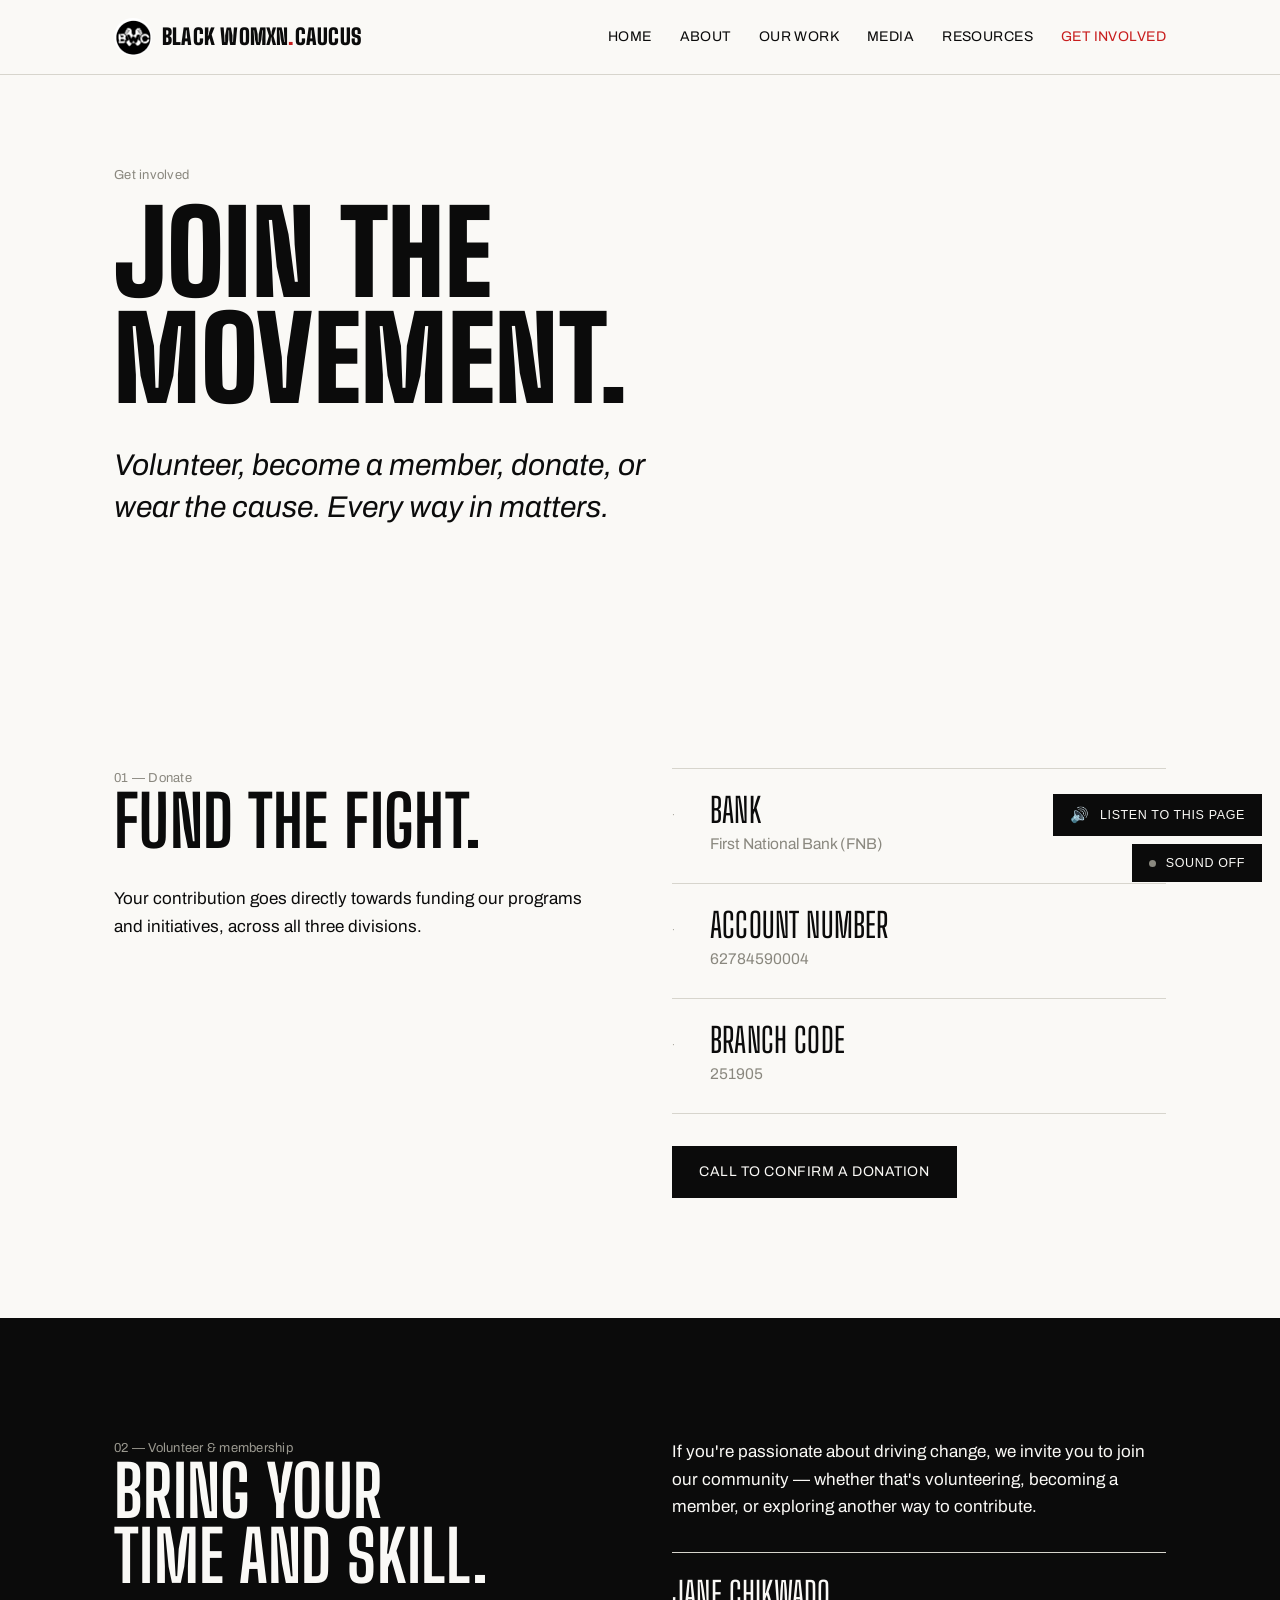
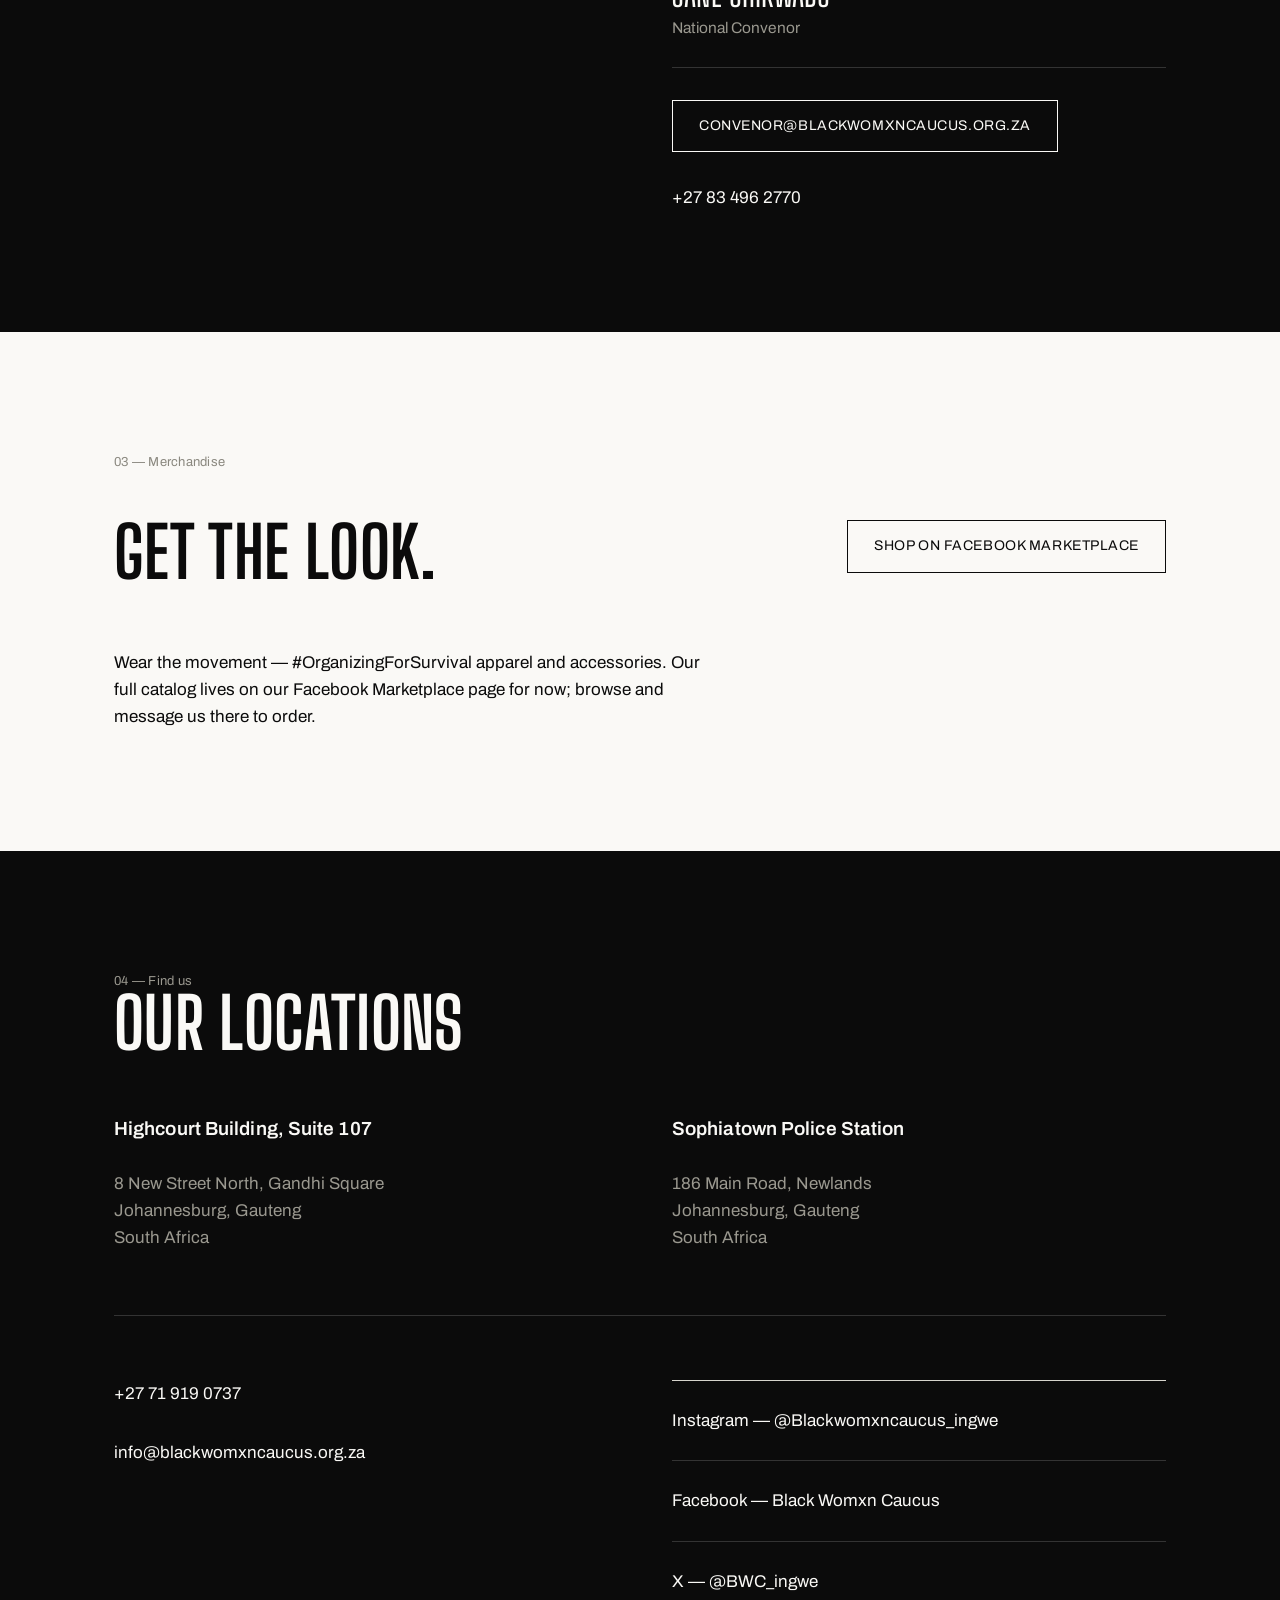
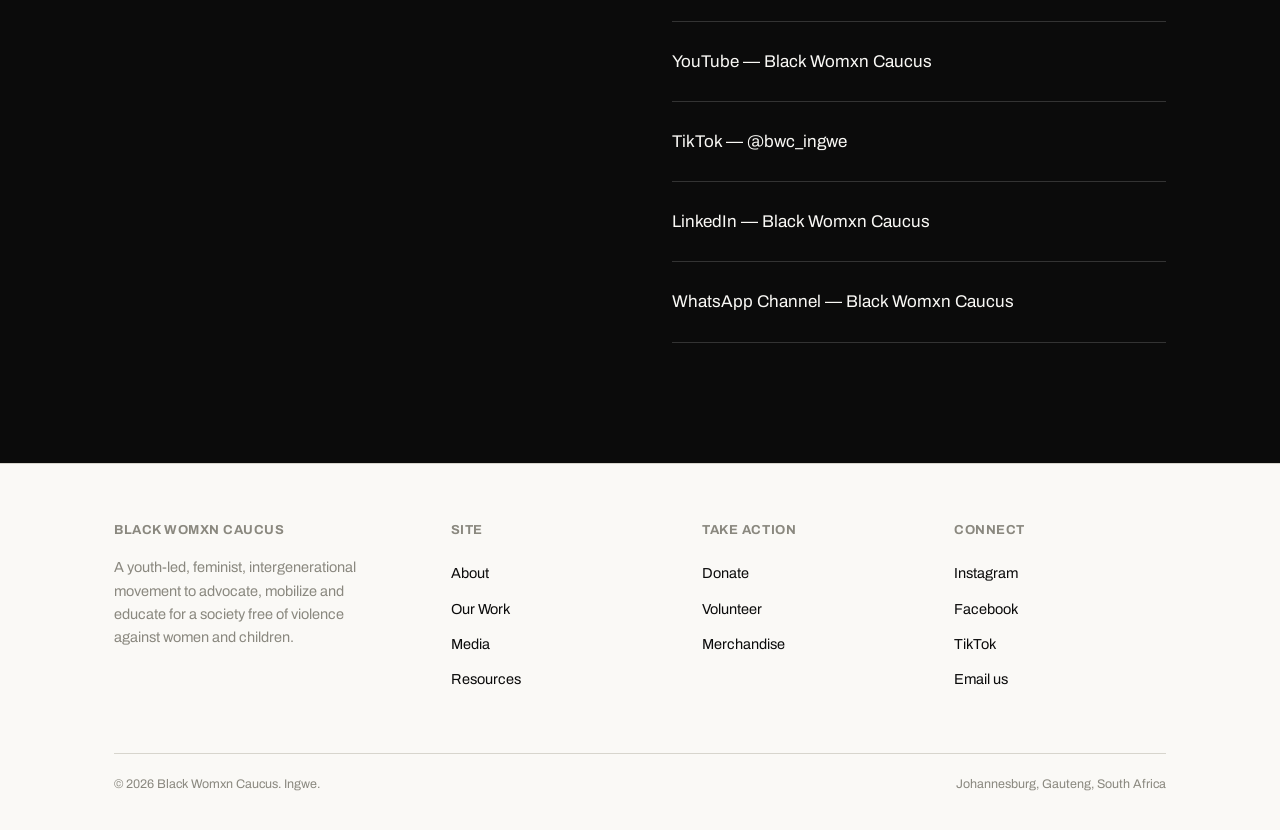
<file: get-involved.html>
<!doctype html>
<html lang="en">
<head>
<meta charset="UTF-8">
<meta name="viewport" content="width=device-width, initial-scale=1.0">
<title>Donate or Volunteer to End GBV in SA | Black Womxn Caucus</title>
<meta name="description" content="Fund community-led work against gender-based violence in South Africa. Donate, volunteer, become a member or shop merchandise. Join us today.">
<link rel="stylesheet" href="assets/style.css">
<link rel="icon" type="image/png" sizes="32x32" href="assets/img/favicon-32.png">
<link rel="apple-touch-icon" sizes="180x180" href="assets/img/favicon-180.png">
</head>
<body>
<a class="skip-link" href="#main">Skip to main content</a>

<header class="site-nav" role="banner">
  <div class="wrap nav-inner">
    <a href="index.html" class="wordmark">
      <img src="assets/img/bwc-logo.png" alt="Black Womxn Caucus logo" class="logo-mark">
      <span class="logo-text">Black Womxn<span class="accent-dot">.</span>Caucus</span>
    </a>
    <button class="nav-toggle" aria-label="Menu"><span></span><span></span><span></span></button>
    <nav class="links" aria-label="Primary">
      <a href="index.html">Home</a>
      <a href="about.html">About</a>
      <a href="our-work.html">Our Work</a>
      <a href="media.html">Media</a>
      <a href="resources.html">Resources</a>
      <a href="get-involved.html" class="current">Get Involved</a>
    </nav>
  </div>
</header>

<main id="main">

  <section class="hero">
    <div class="wrap">
      <p class="eyebrow">Get involved</p>
      <h1 class="h1">Join the<br>movement.</h1>
      <p class="quote mt-m">Volunteer, become a member, donate, or wear the cause. Every way in matters.</p>
    </div>
  </section>

  <!-- DONATE -->
  <section class="reveal" id="donate">
    <div class="wrap grid-2">
      <div>
        <p class="eyebrow">01 — Donate</p>
        <h2 class="h2">Fund the fight.</h2>
        <p class="mt-m">Your contribution goes directly towards funding our programs and initiatives, across all three divisions.</p>
      </div>
      <div>
        <div class="row-list">
          <div class="row"><span class="num">·</span><div class="row-body"><h3>Bank</h3><p>First National Bank (FNB)</p></div></div>
          <div class="row"><span class="num">·</span><div class="row-body"><h3>Account number</h3><p>62784590004</p></div></div>
          <div class="row"><span class="num">·</span><div class="row-body"><h3>Branch code</h3><p>251905</p></div></div>
        </div>
        <a href="tel:+27719190737" class="btn solid mt-m">Call to confirm a donation</a>
      </div>
    </div>
  </section>

  <!-- VOLUNTEER / MEMBERSHIP -->
  <section class="panel-dark reveal" id="volunteer">
    <div class="wrap grid-2">
      <div>
        <p class="eyebrow grey">02 — Volunteer &amp; membership</p>
        <h2 class="h2">Bring your<br>time and skill.</h2>
      </div>
      <div>
        <p>If you're passionate about driving change, we invite you to join our community — whether that's volunteering, becoming a member, or exploring another way to contribute.</p>
        <div class="row-list mt-m">
          <div class="row"><div class="row-body"><h3>Jane Chikwado</h3><p class="grey">National Convenor</p></div></div>
        </div>
        <a href="mailto:convenor@blackwomxncaucus.org.za" class="btn mt-m">convenor@blackwomxncaucus.org.za</a>
        <p class="mt-m">+27 83 496 2770</p>
      </div>
    </div>
  </section>

  <!-- MERCH -->
  <section class="reveal" id="shop">
    <div class="wrap">
      <p class="eyebrow">03 — Merchandise</p>
      <div class="hero-foot" style="align-items:flex-start;">
        <h2 class="h2">Get the look.</h2>
        <a href="https://facebook.com" target="_blank" rel="noopener" class="btn">Shop on Facebook Marketplace</a>
      </div>
      <p class="mt-l" style="max-width:60ch;">Wear the movement — #OrganizingForSurvival apparel and accessories. Our full catalog lives on our Facebook Marketplace page for now; browse and message us there to order.</p>
    </div>
  </section>

  <!-- FIND US -->
  <section class="panel-dark reveal">
    <div class="wrap">
      <p class="eyebrow grey">04 — Find us</p>
      <h2 class="h2">Our locations</h2>

      <div class="grid-2 mt-l">
        <div>
          <h3 style="text-transform:none; font-family:'Archivo'; font-weight:600; font-size:19px;">Highcourt Building, Suite 107</h3>
          <p class="grey mt-m">8 New Street North, Gandhi Square<br>Johannesburg, Gauteng<br>South Africa</p>
        </div>
        <div>
          <h3 style="text-transform:none; font-family:'Archivo'; font-weight:600; font-size:19px;">Sophiatown Police Station</h3>
          <p class="grey mt-m">186 Main Road, Newlands<br>Johannesburg, Gauteng<br>South Africa</p>
        </div>
      </div>

      <div class="rule mt-l"></div>

      <div class="grid-2 mt-l">
        <div>
          <p><a href="tel:+27719190737" class="underline">+27 71 919 0737</a></p>
          <p class="mt-m"><a href="mailto:info@blackwomxncaucus.org.za" class="underline">info@blackwomxncaucus.org.za</a></p>
        </div>
        <div>
          <div class="row-list">
            <div class="row"><div class="row-body"><a href="https://instagram.com" target="_blank" rel="noopener">Instagram — @Blackwomxncaucus_ingwe</a></div></div>
            <div class="row"><div class="row-body"><a href="https://facebook.com" target="_blank" rel="noopener">Facebook — Black Womxn Caucus</a></div></div>
            <div class="row"><div class="row-body"><a href="https://twitter.com" target="_blank" rel="noopener">X — @BWC_ingwe</a></div></div>
            <div class="row"><div class="row-body"><a href="https://youtube.com" target="_blank" rel="noopener">YouTube — Black Womxn Caucus</a></div></div>
            <div class="row"><div class="row-body"><a href="https://tiktok.com" target="_blank" rel="noopener">TikTok — @bwc_ingwe</a></div></div>
            <div class="row"><div class="row-body"><a href="https://linkedin.com" target="_blank" rel="noopener">LinkedIn — Black Womxn Caucus</a></div></div>
            <div class="row"><div class="row-body"><a href="#">WhatsApp Channel — Black Womxn Caucus</a></div></div>
          </div>
        </div>
      </div>
    </div>
  </section>

</main>

<footer role="contentinfo">
  <div class="wrap">
    <div class="footer-grid">
      <div>
        <h4>Black Womxn Caucus</h4>
        <p style="max-width:34ch; color:var(--grey); font-size:14.5px;">A youth-led, feminist, intergenerational movement to advocate, mobilize and educate for a society free of violence against women and children.</p>
      </div>
      <div>
        <h4>Site</h4>
        <a href="about.html">About</a>
        <a href="our-work.html">Our Work</a>
        <a href="media.html">Media</a>
        <a href="resources.html">Resources</a>
      </div>
      <div>
        <h4>Take action</h4>
        <a href="get-involved.html">Donate</a>
        <a href="get-involved.html#volunteer">Volunteer</a>
        <a href="get-involved.html#shop">Merchandise</a>
      </div>
      <div>
        <h4>Connect</h4>
        <a href="https://instagram.com" target="_blank" rel="noopener">Instagram</a>
        <a href="https://facebook.com" target="_blank" rel="noopener">Facebook</a>
        <a href="https://tiktok.com" target="_blank" rel="noopener">TikTok</a>
        <a href="mailto:info@blackwomxncaucus.org.za">Email us</a>
      </div>
    </div>
    <div class="footer-bottom">
      <span>&copy; 2026 Black Womxn Caucus. Ingwe.</span>
      <span>Johannesburg, Gauteng, South Africa</span>
    </div>
  </div>
</footer>

<div class="a11y-bar">
  <button class="a11y-btn" id="readAloudBtn" aria-pressed="false">
    <span class="a11y-icon" aria-hidden="true">&#128266;</span>
    <span class="label">Listen to this page</span>
  </button>
  <button class="audio-toggle muted" aria-label="Toggle video &amp; audio sound" aria-pressed="false">
    <span class="dot" aria-hidden="true"></span><span class="label">Sound off</span>
  </button>
</div>

<script src="assets/main.js"></script>
</body>
</html>
</file>
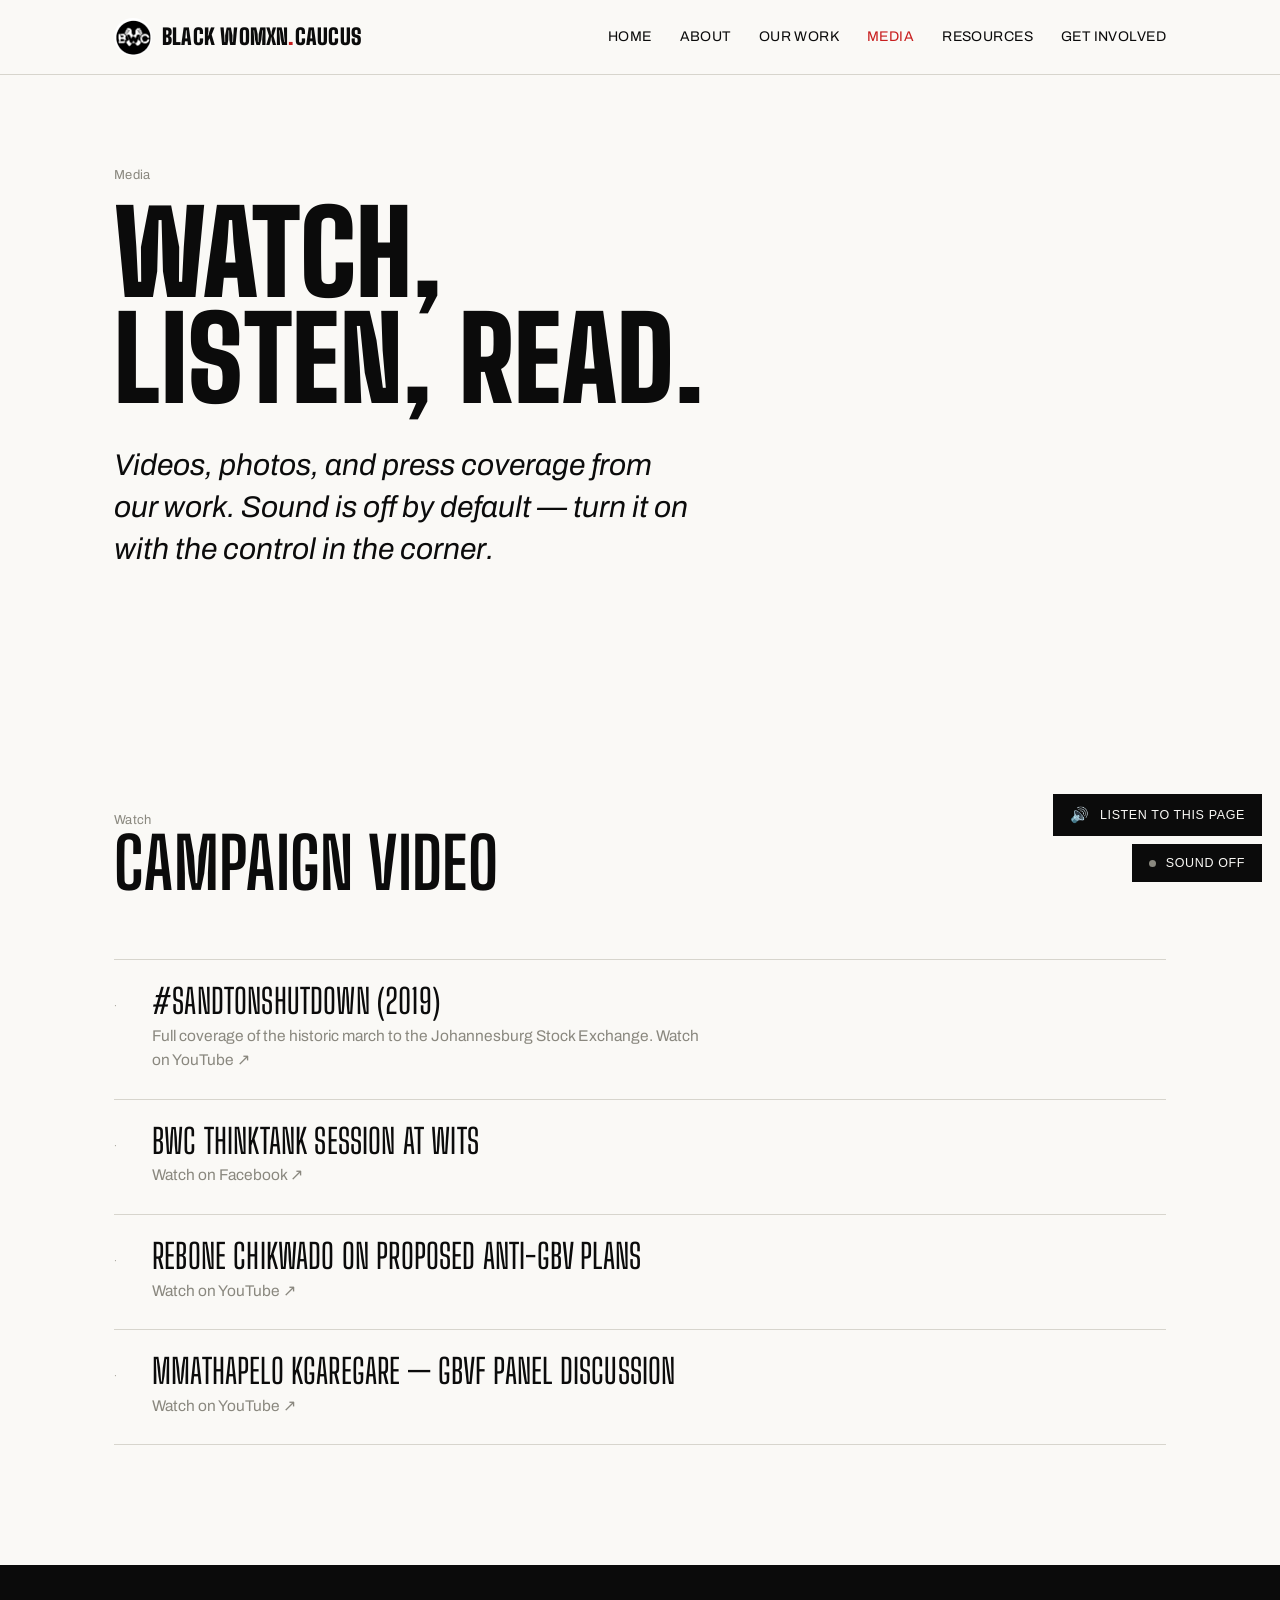
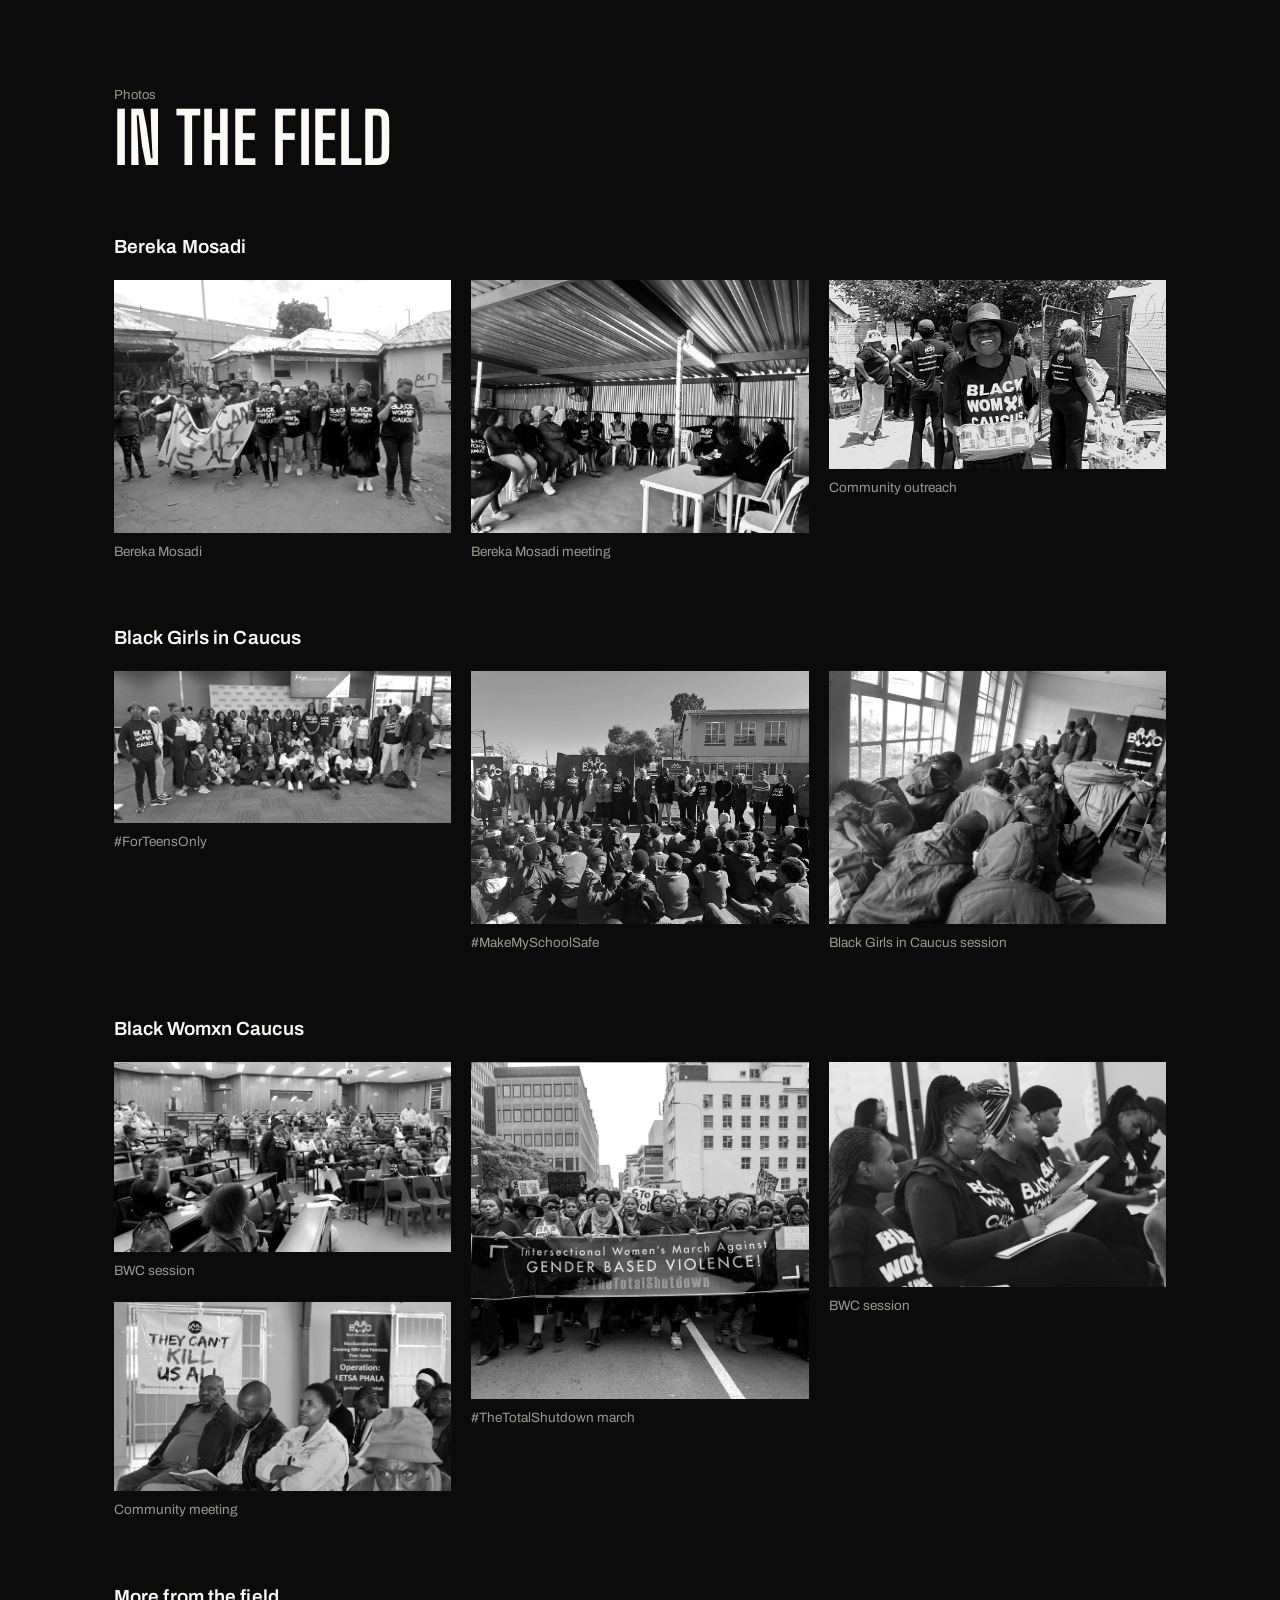
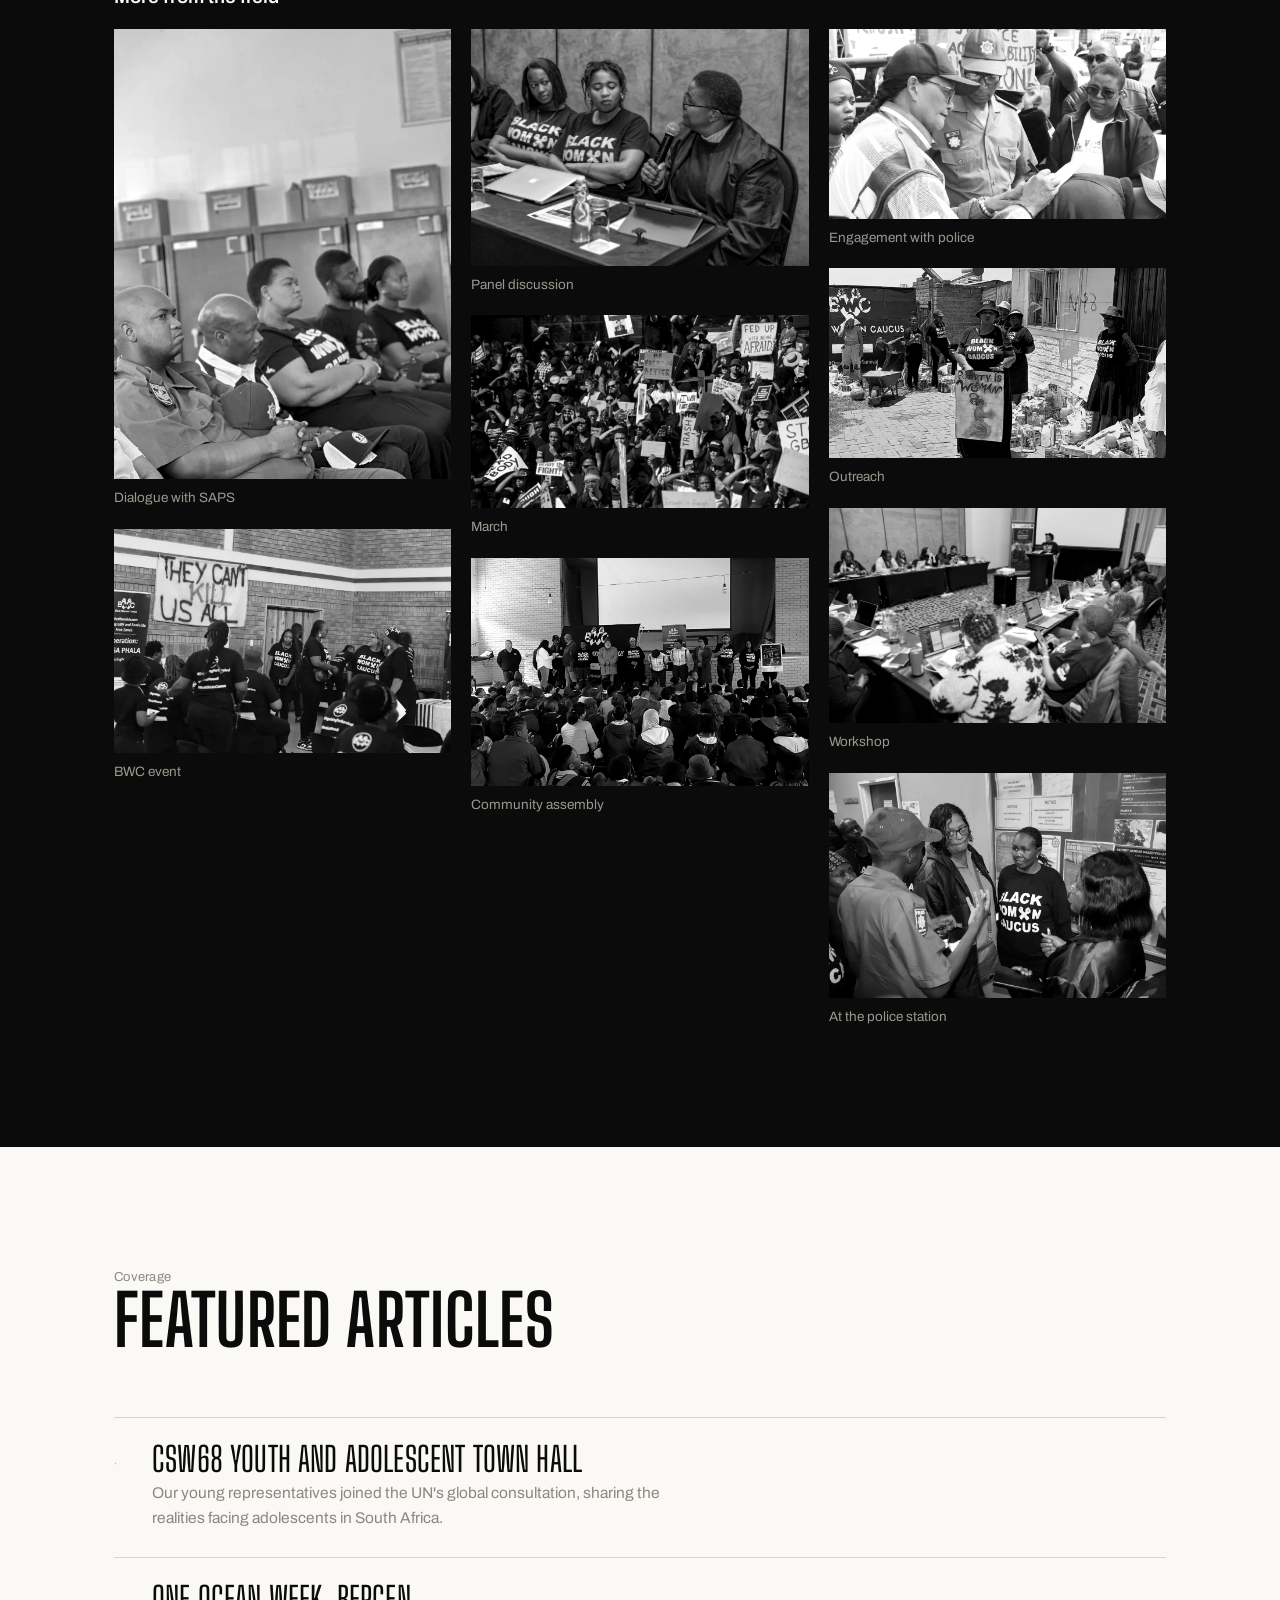
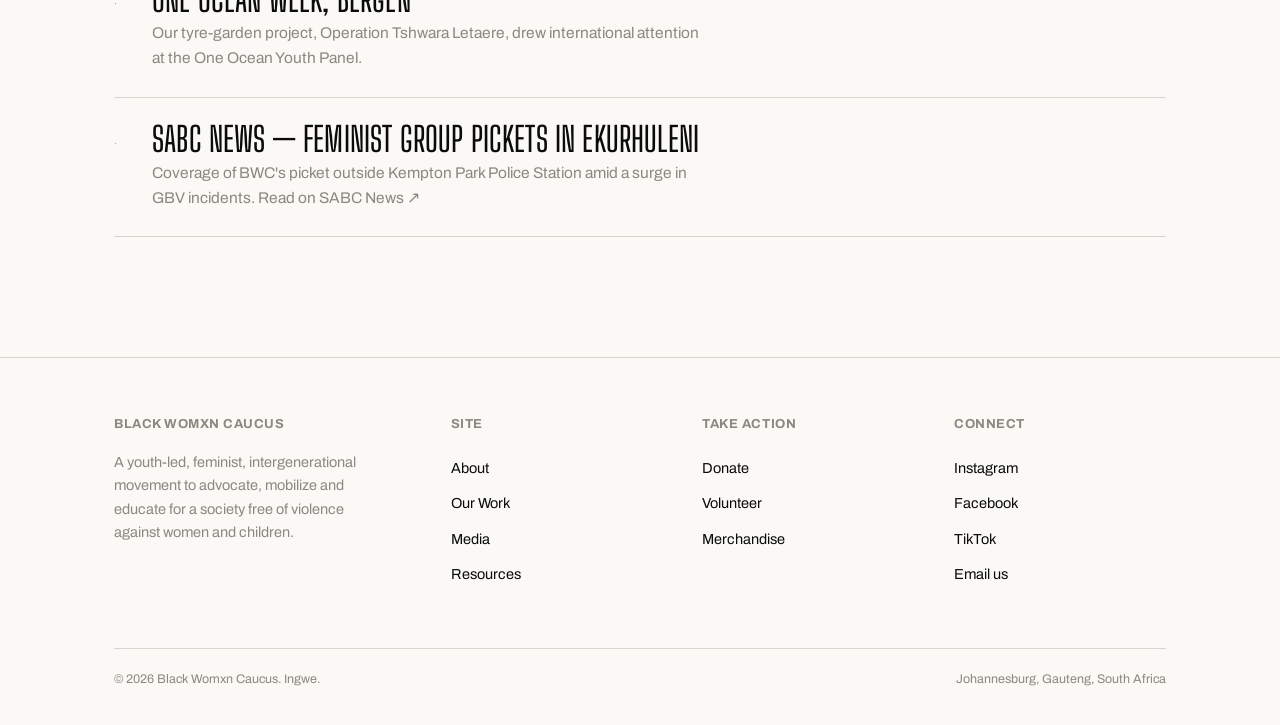
<file: media.html>
<!doctype html>
<html lang="en">
<head>
<meta charset="UTF-8">
<meta name="viewport" content="width=device-width, initial-scale=1.0">
<title>GBV Campaign Videos, Photos &amp; Press | Black Womxn Caucus</title>
<meta name="description" content="Watch the #SandtonShutdown, browse photos from marches and outreach, and read news coverage of Black Womxn Caucus’s work against GBVF in South Africa.">
<link rel="stylesheet" href="assets/style.css">
<link rel="icon" type="image/png" sizes="32x32" href="assets/img/favicon-32.png">
<link rel="apple-touch-icon" sizes="180x180" href="assets/img/favicon-180.png">
</head>
<body>
<a class="skip-link" href="#main">Skip to main content</a>

<header class="site-nav" role="banner">
  <div class="wrap nav-inner">
    <a href="index.html" class="wordmark">
      <img src="assets/img/bwc-logo.png" alt="Black Womxn Caucus logo" class="logo-mark">
      <span class="logo-text">Black Womxn<span class="accent-dot">.</span>Caucus</span>
    </a>
    <button class="nav-toggle" aria-label="Menu"><span></span><span></span><span></span></button>
    <nav class="links" aria-label="Primary">
      <a href="index.html">Home</a>
      <a href="about.html">About</a>
      <a href="our-work.html">Our Work</a>
      <a href="media.html" class="current">Media</a>
      <a href="resources.html">Resources</a>
      <a href="get-involved.html">Get Involved</a>
    </nav>
  </div>
</header>

<main id="main">

  <section class="hero">
    <div class="wrap">
      <p class="eyebrow">Media</p>
      <h1 class="h1">Watch,<br>listen, read.</h1>
      <p class="quote mt-m">Videos, photos, and press coverage from our work. Sound is off by default — turn it on with the control in the corner.</p>
    </div>
  </section>

  <!--
    CONTENT TEAM NOTE:
    Replace each .video-card block below with a real clip once files are ready.
    Recommended: upload MP4s to /assets/video/ and swap the <div class="poster">
    placeholder for a real <video> tag, e.g.

    <div class="video-card" id="card-1">
      <video id="vid-1" data-audio="true" muted playsinline
             poster="assets/video/clip1-poster.jpg">
        <source src="assets/video/clip1.mp4" type="video/mp4">
      </video>
      <button class="play-btn" aria-label="Play: clip title here" onclick="toggleVideo('vid-1')">
        <svg viewBox="0 0 24 24" aria-hidden="true"><path d="M8 5v14l11-7z"/></svg>
      </button>
    </div>

    The data-audio="true" attribute is what links a video to the global
    sound toggle — it will auto-mute/unmute along with every other clip
    on the site. Use a real <button> (not a div) for play controls, with
    an aria-label describing the specific video, so keyboard and
    screen-reader users can operate it.
  -->

  <section class="reveal">
    <div class="wrap">
      <p class="eyebrow">Watch</p>
      <h2 class="h2">Campaign video</h2>
      <div class="row-list mt-l">
        <div class="row">
          <span class="num">·</span>
          <div class="row-body">
            <h3>#SandtonShutdown (2019)</h3>
            <p>Full coverage of the historic march to the Johannesburg Stock Exchange. <a href="https://www.youtube.com/live/u3LTyU06Y74" target="_blank" rel="noopener" class="underline">Watch on YouTube ↗</a></p>
          </div>
        </div>
        <div class="row">
          <span class="num">·</span>
          <div class="row-body">
            <h3>BWC ThinkTank session at Wits</h3>
            <p><a href="https://www.facebook.com/share/v/19UjivnA1H/" target="_blank" rel="noopener" class="underline">Watch on Facebook ↗</a></p>
          </div>
        </div>
        <div class="row">
          <span class="num">·</span>
          <div class="row-body">
            <h3>Rebone Chikwado on proposed anti-GBV plans</h3>
            <p><a href="https://m.youtube.com/watch?v=NFY_E_SihNE" target="_blank" rel="noopener" class="underline">Watch on YouTube ↗</a></p>
          </div>
        </div>
        <div class="row">
          <span class="num">·</span>
          <div class="row-body">
            <h3>Mmathapelo Kgaregare — GBVF panel discussion</h3>
            <p><a href="https://www.youtube.com/watch?v=mGOMu_lFgYc" target="_blank" rel="noopener" class="underline">Watch on YouTube ↗</a></p>
          </div>
        </div>
      </div>
    </div>
  </section>

  <section class="panel-dark reveal" id="gallery">
    <div class="wrap">
      <p class="eyebrow grey">Photos</p>
      <h2 class="h2">In the field</h2>

      <h3 class="gallery-label">Bereka Mosadi</h3>
      <div class="gallery">
        <figure>
          <img src="assets/img/media/bm-community-march.jpg" loading="lazy" alt="A group of women in BWC t-shirts marching down a township street holding a banner">
          <figcaption>Bereka Mosadi</figcaption>
        </figure>
        <figure>
          <img src="assets/img/media/bm-members-meeting.jpg" loading="lazy" alt="Bereka Mosadi members seated in a circle under a tin roof during a meeting">
          <figcaption>Bereka Mosadi meeting</figcaption>
        </figure>
        <figure>
          <img src="assets/img/media/bm-outreach-supplies.jpg" loading="lazy" alt="A smiling woman in a BWC t-shirt holding packs of supplies at a community outreach">
          <figcaption>Community outreach</figcaption>
        </figure>
      </div>

      <h3 class="gallery-label">Black Girls in Caucus</h3>
      <div class="gallery">
        <figure>
          <img src="assets/img/media/bgc-for-teens-only.jpg" loading="lazy" alt="A large group of young people and facilitators in BWC t-shirts gathered indoors during a workshop">
          <figcaption>#ForTeensOnly</figcaption>
        </figure>
        <figure>
          <img src="assets/img/media/bgc-make-my-school-safe.jpg" loading="lazy" alt="School learners seated on the ground in front of BWC facilitators and banners at a school">
          <figcaption>#MakeMySchoolSafe</figcaption>
        </figure>
        <figure>
          <img src="assets/img/media/bgc-classroom-session.jpg" loading="lazy" alt="Learners in winter jackets seated in a classroom beside a BWC banner">
          <figcaption>Black Girls in Caucus session</figcaption>
        </figure>
      </div>

      <h3 class="gallery-label">Black Womxn Caucus</h3>
      <div class="gallery">
        <figure>
          <img src="assets/img/media/bwc-lecture-hall.jpg" loading="lazy" alt="Participants seated in a university lecture hall during a BWC session">
          <figcaption>BWC session</figcaption>
        </figure>
        <figure>
          <img src="assets/img/media/bwc-community-meeting.jpg" loading="lazy" alt="Community members seated and listening at a BWC event beside a banner reading They Can’t Kill Us All">
          <figcaption>Community meeting</figcaption>
        </figure>
        <figure>
          <img src="assets/img/media/bwc-total-shutdown-march.jpg" loading="lazy" alt="Crowds of women marching behind a banner reading Intersectional Women’s March Against Gender Based Violence, #TheTotalShutdown">
          <figcaption>#TheTotalShutdown march</figcaption>
        </figure>
        <figure>
          <img src="assets/img/media/bwc-young-women-session.jpg" loading="lazy" alt="Young women in BWC t-shirts taking notes during a session">
          <figcaption>BWC session</figcaption>
        </figure>
      </div>

      <h3 class="gallery-label">More from the field</h3>
      <div class="gallery">
        <figure>
          <img src="assets/img/media/field-saps-dialogue.jpg" loading="lazy" alt="Police officers and BWC members seated side by side in a meeting room">
          <figcaption>Dialogue with SAPS</figcaption>
        </figure>
        <figure>
          <img src="assets/img/media/field-banner-event.jpg" loading="lazy" alt="BWC members in black t-shirts gathered indoors beneath a They Can’t Kill Us All banner">
          <figcaption>BWC event</figcaption>
        </figure>
        <figure>
          <img src="assets/img/media/field-panel.jpg" loading="lazy" alt="Women in BWC t-shirts seated at a panel table, one speaking into a microphone">
          <figcaption>Panel discussion</figcaption>
        </figure>
        <figure>
          <img src="assets/img/media/field-protest-crowd.jpg" loading="lazy" alt="A crowd of protesters holding handwritten placards against gender-based violence">
          <figcaption>March</figcaption>
        </figure>
        <figure>
          <img src="assets/img/media/field-assembly-bw.jpg" loading="lazy" alt="A large audience seated facing a row of speakers and banners at a community assembly">
          <figcaption>Community assembly</figcaption>
        </figure>
        <figure>
          <img src="assets/img/media/field-police-engagement.jpg" loading="lazy" alt="A police officer and community members in conversation outdoors, with protest placards behind them">
          <figcaption>Engagement with police</figcaption>
        </figure>
        <figure>
          <img src="assets/img/media/field-outreach-groceries.jpg" loading="lazy" alt="A woman in a BWC t-shirt holding a placard beside a display of donated groceries">
          <figcaption>Outreach</figcaption>
        </figure>
        <figure>
          <img src="assets/img/media/field-workshop-tables.jpg" loading="lazy" alt="Participants working at laptops and notebooks around long conference tables">
          <figcaption>Workshop</figcaption>
        </figure>
        <figure>
          <img src="assets/img/media/field-police-station.jpg" loading="lazy" alt="A police officer in conversation with a woman in a BWC t-shirt and other community members beside a notice board">
          <figcaption>At the police station</figcaption>
        </figure>
      </div>

    </div>
  </section>

  <section class="reveal">
    <div class="wrap">
      <p class="eyebrow">Coverage</p>
      <h2 class="h2">Featured articles</h2>
      <div class="row-list mt-l">
        <div class="row">
          <span class="num">·</span>
          <div class="row-body"><h3>CSW68 Youth and Adolescent Town Hall</h3><p>Our young representatives joined the UN's global consultation, sharing the realities facing adolescents in South Africa.</p></div>
        </div>
        <div class="row">
          <span class="num">·</span>
          <div class="row-body"><h3>One Ocean Week, Bergen</h3><p>Our tyre-garden project, Operation Tshwara Letaere, drew international attention at the One Ocean Youth Panel.</p></div>
        </div>
        <div class="row">
          <span class="num">·</span>
          <div class="row-body"><h3>SABC News — feminist group pickets in Ekurhuleni</h3><p>Coverage of BWC's picket outside Kempton Park Police Station amid a surge in GBV incidents. <a href="https://www.sabcnews.com/sabcnews/feminist-group-pickets-in-ekurhuleni-amid-surge-of-gbv-incidences/" target="_blank" rel="noopener" class="underline">Read on SABC News ↗</a></p></div>
        </div>
      </div>
    </div>
  </section>

</main>

<footer role="contentinfo">
  <div class="wrap">
    <div class="footer-grid">
      <div>
        <h4>Black Womxn Caucus</h4>
        <p style="max-width:34ch; color:var(--grey); font-size:14.5px;">A youth-led, feminist, intergenerational movement to advocate, mobilize and educate for a society free of violence against women and children.</p>
      </div>
      <div>
        <h4>Site</h4>
        <a href="about.html">About</a>
        <a href="our-work.html">Our Work</a>
        <a href="media.html">Media</a>
        <a href="resources.html">Resources</a>
      </div>
      <div>
        <h4>Take action</h4>
        <a href="get-involved.html">Donate</a>
        <a href="get-involved.html#volunteer">Volunteer</a>
        <a href="get-involved.html#shop">Merchandise</a>
      </div>
      <div>
        <h4>Connect</h4>
        <a href="https://instagram.com" target="_blank" rel="noopener">Instagram</a>
        <a href="https://facebook.com" target="_blank" rel="noopener">Facebook</a>
        <a href="https://tiktok.com" target="_blank" rel="noopener">TikTok</a>
        <a href="mailto:info@blackwomxncaucus.org.za">Email us</a>
      </div>
    </div>
    <div class="footer-bottom">
      <span>&copy; 2026 Black Womxn Caucus. Ingwe.</span>
      <span>Johannesburg, Gauteng, South Africa</span>
    </div>
  </div>
</footer>

<div class="a11y-bar">
  <button class="a11y-btn" id="readAloudBtn" aria-pressed="false">
    <span class="a11y-icon" aria-hidden="true">&#128266;</span>
    <span class="label">Listen to this page</span>
  </button>
  <button class="audio-toggle muted" aria-label="Toggle video &amp; audio sound" aria-pressed="false">
    <span class="dot" aria-hidden="true"></span><span class="label">Sound off</span>
  </button>
</div>

<script src="assets/main.js"></script>
</body>
</html>
</file>
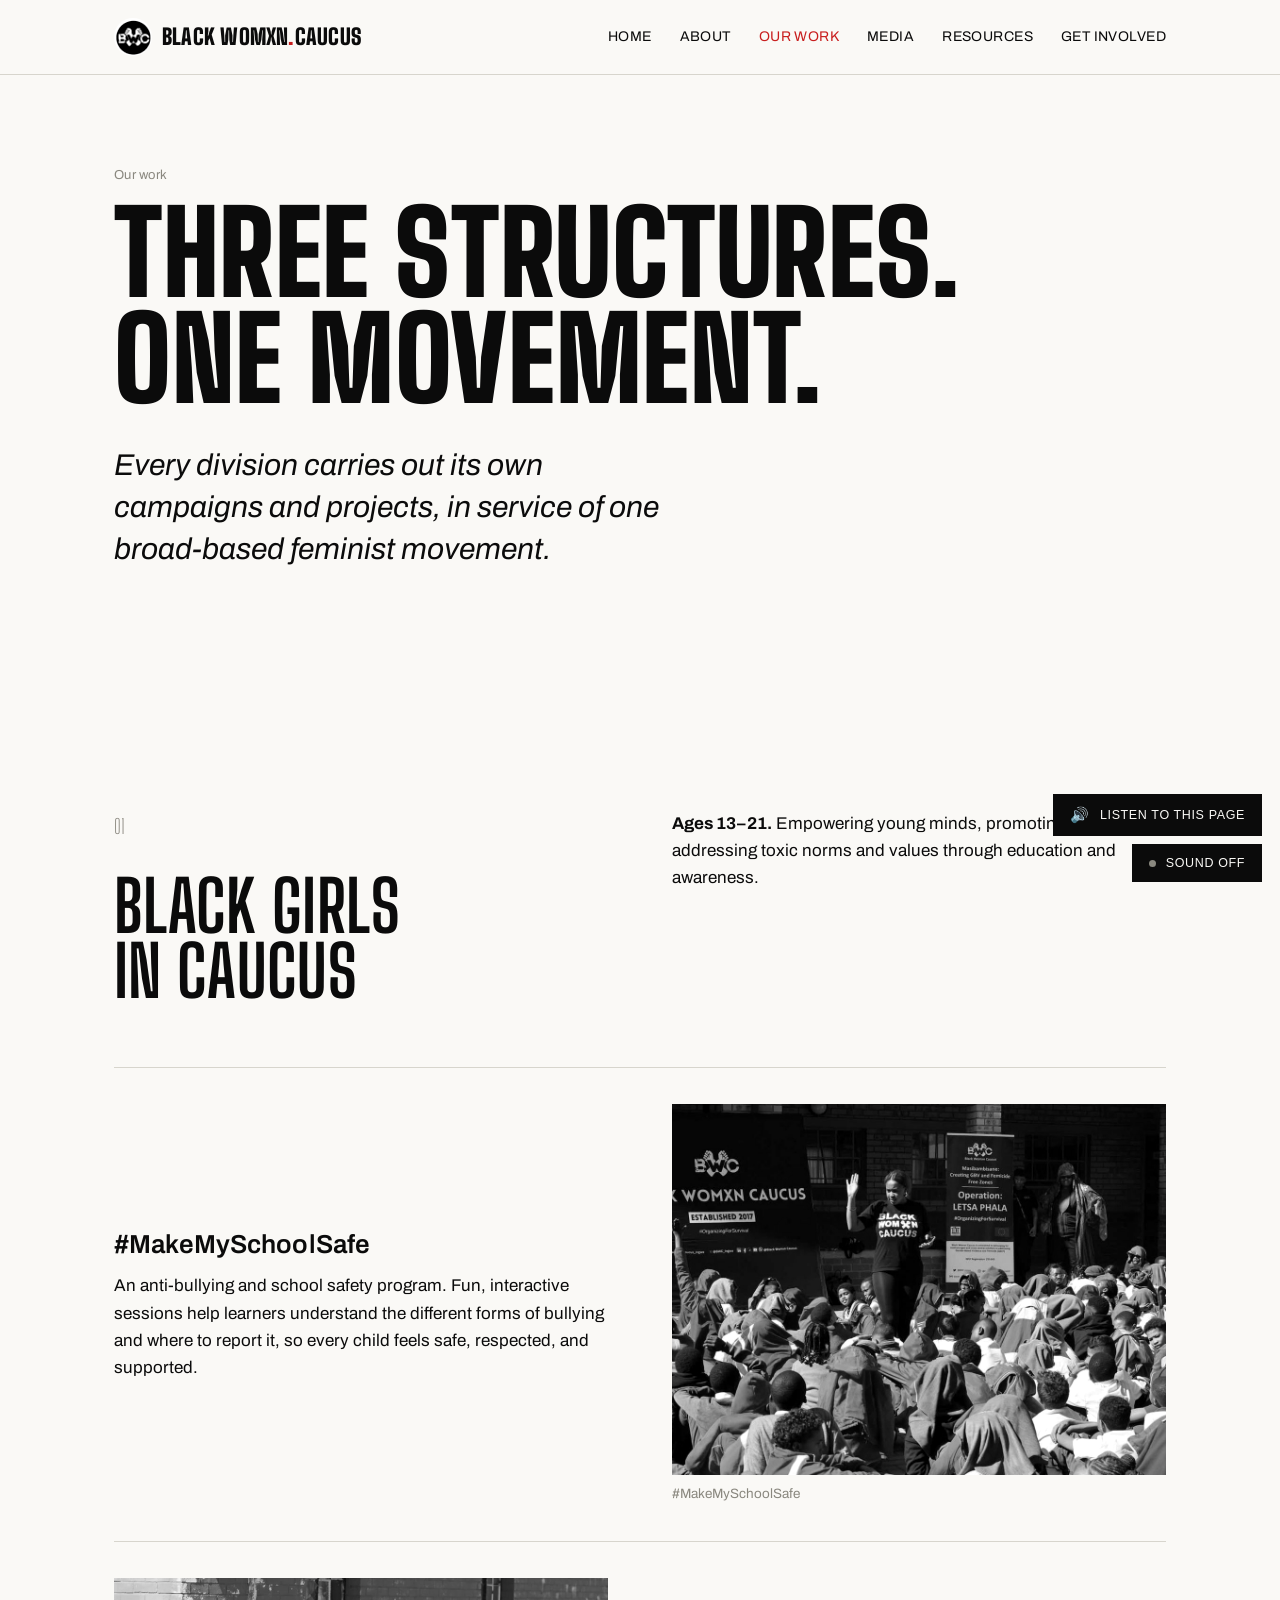
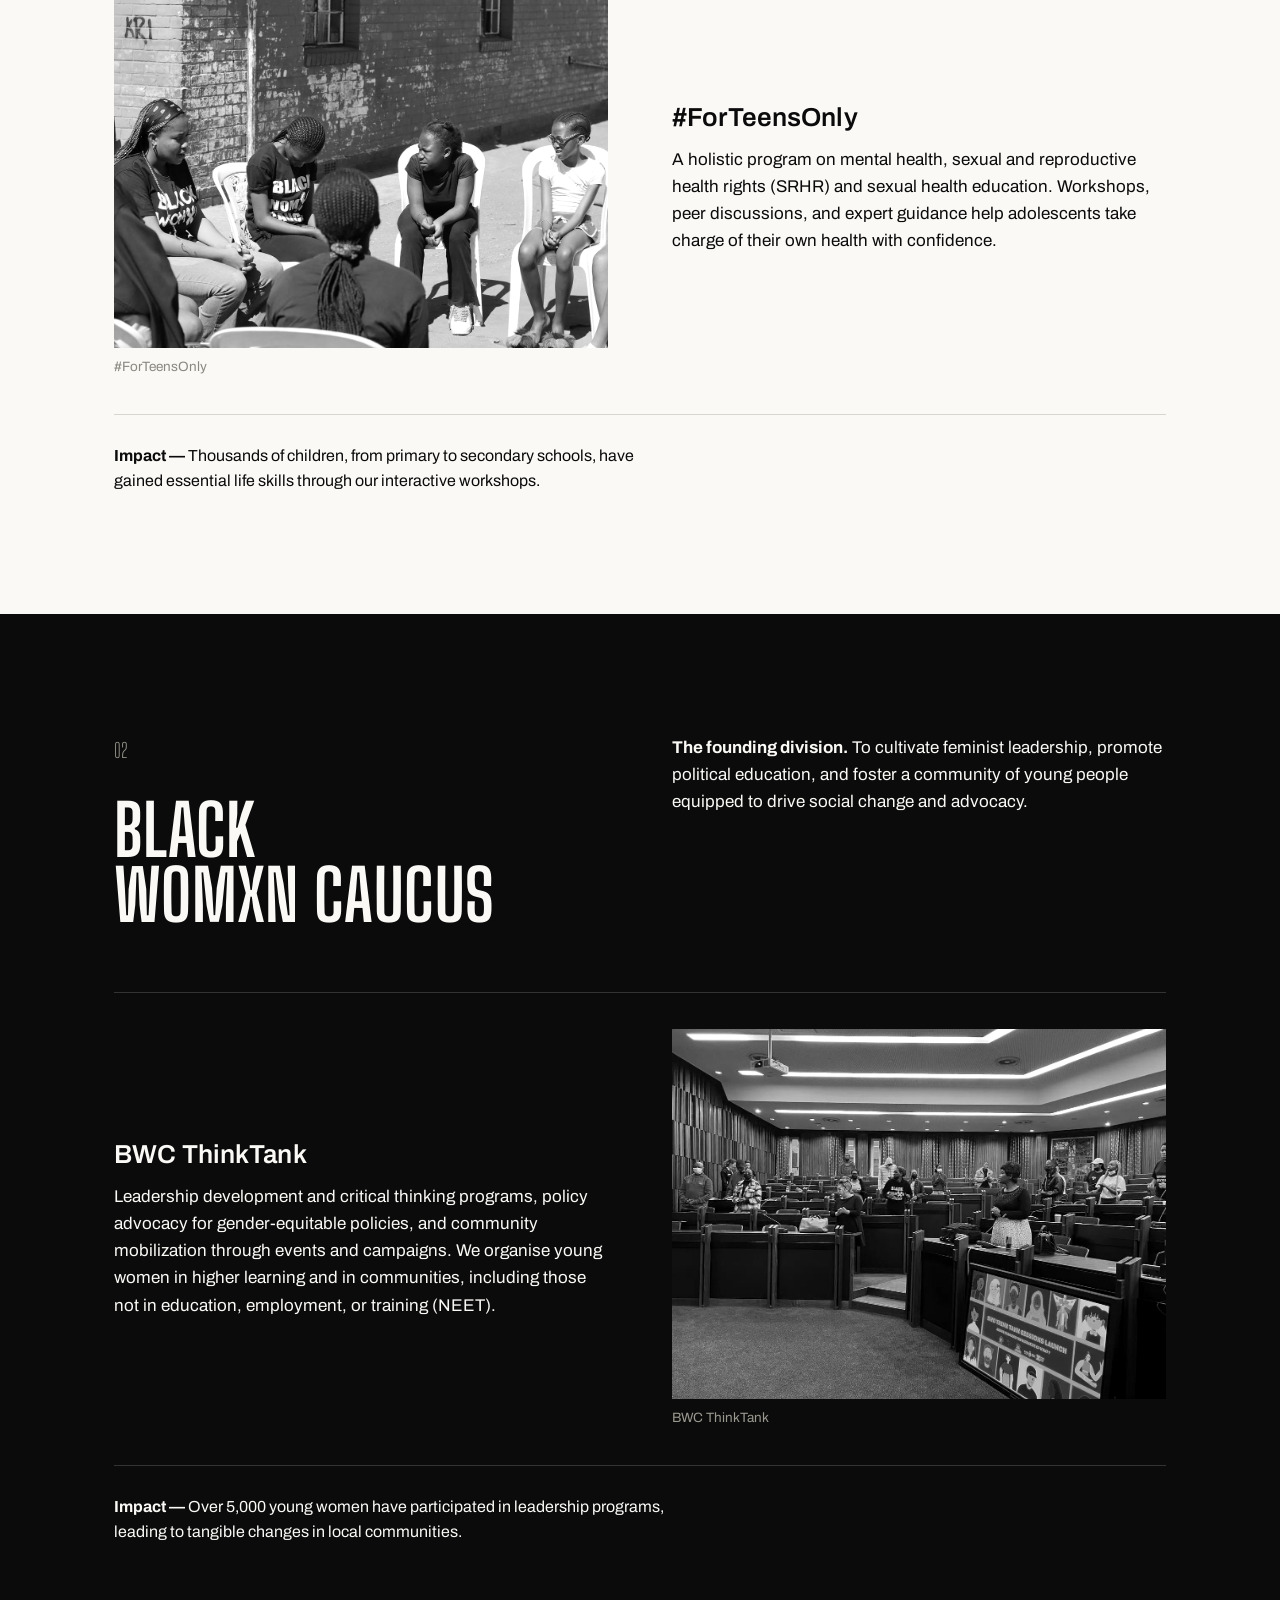
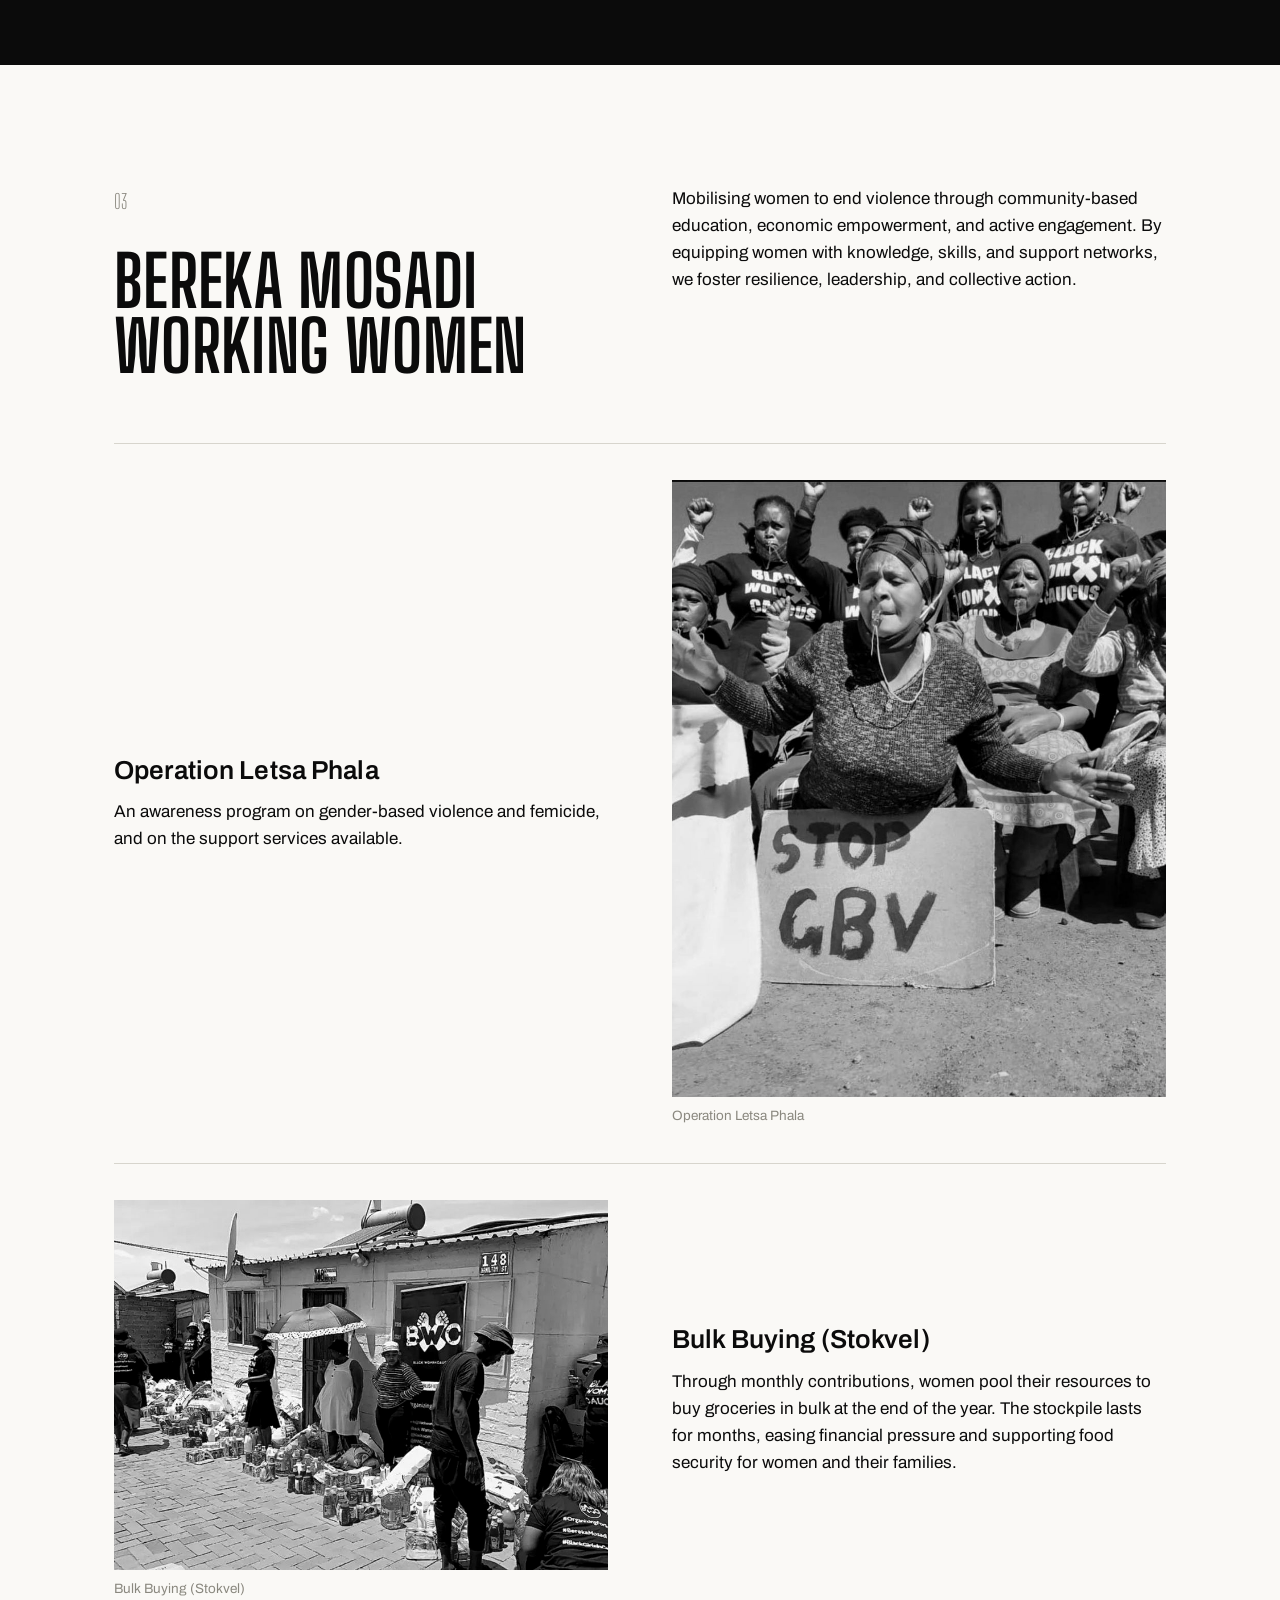
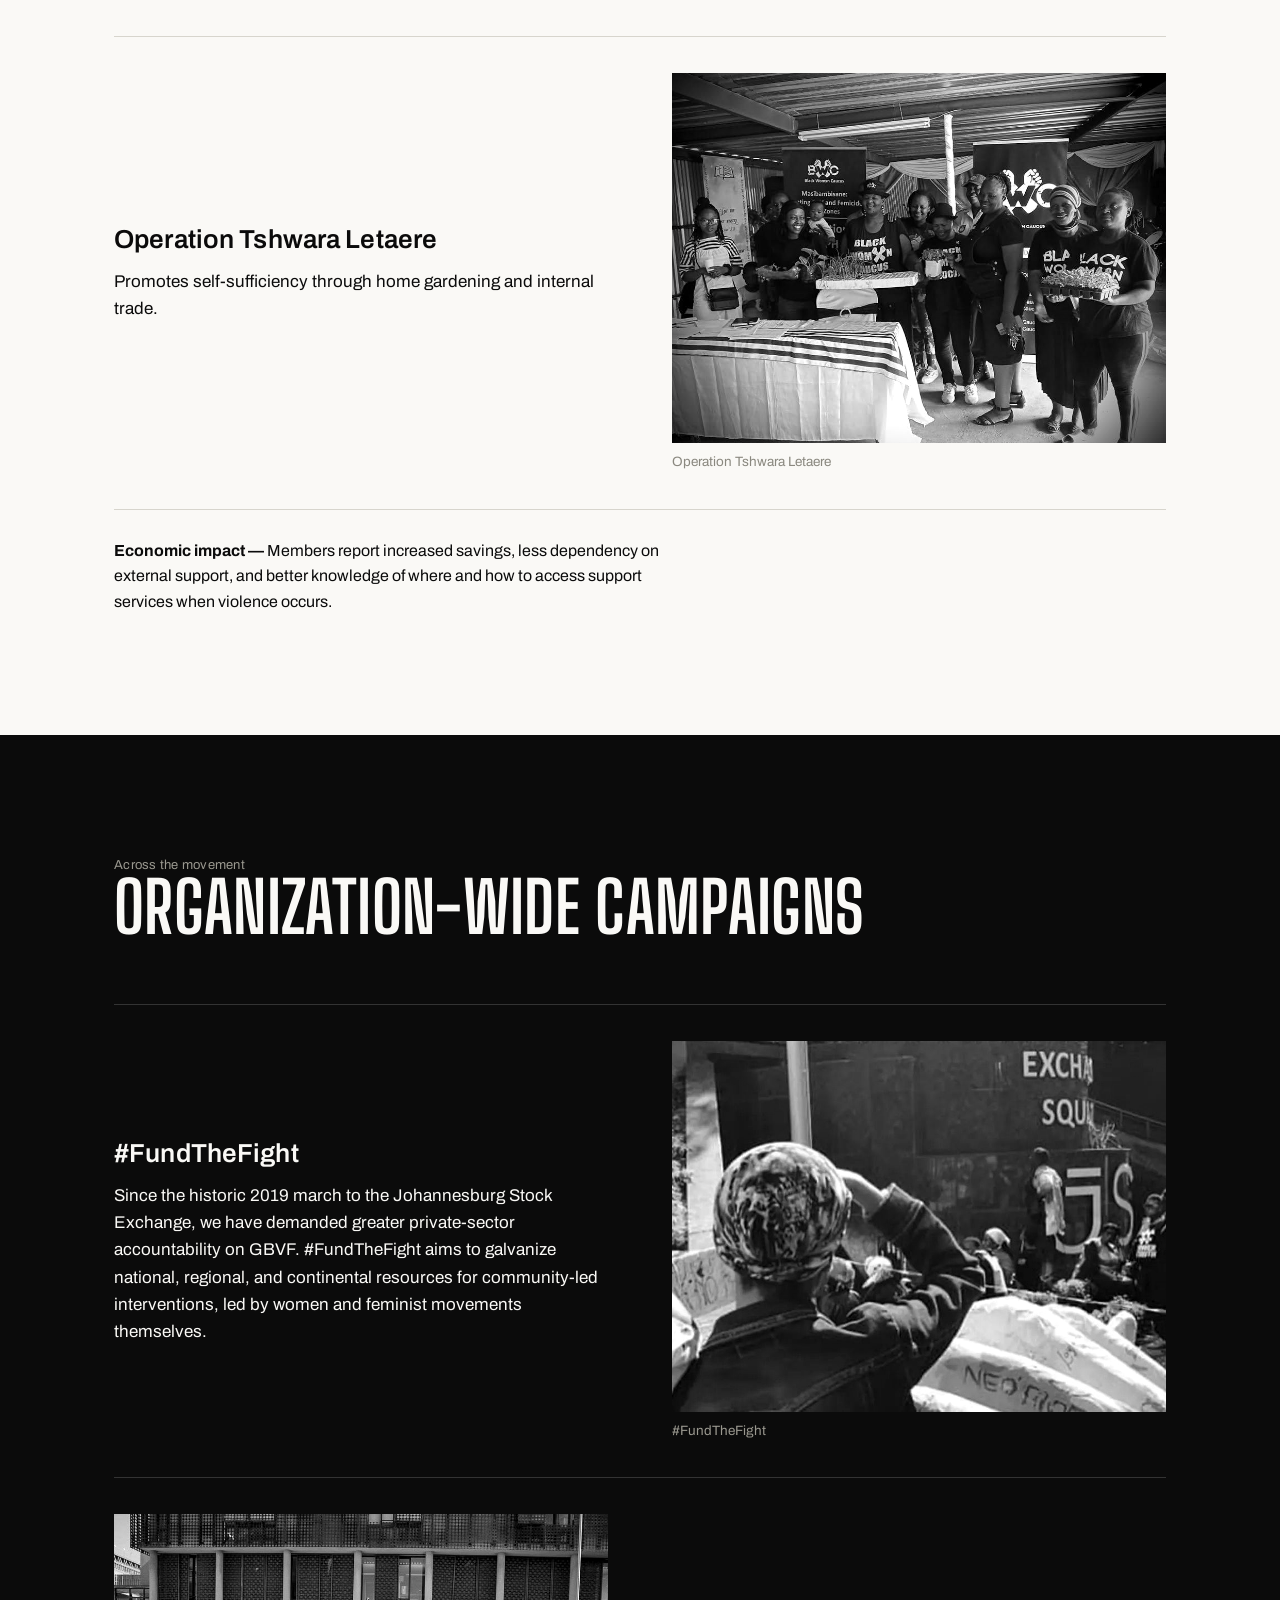
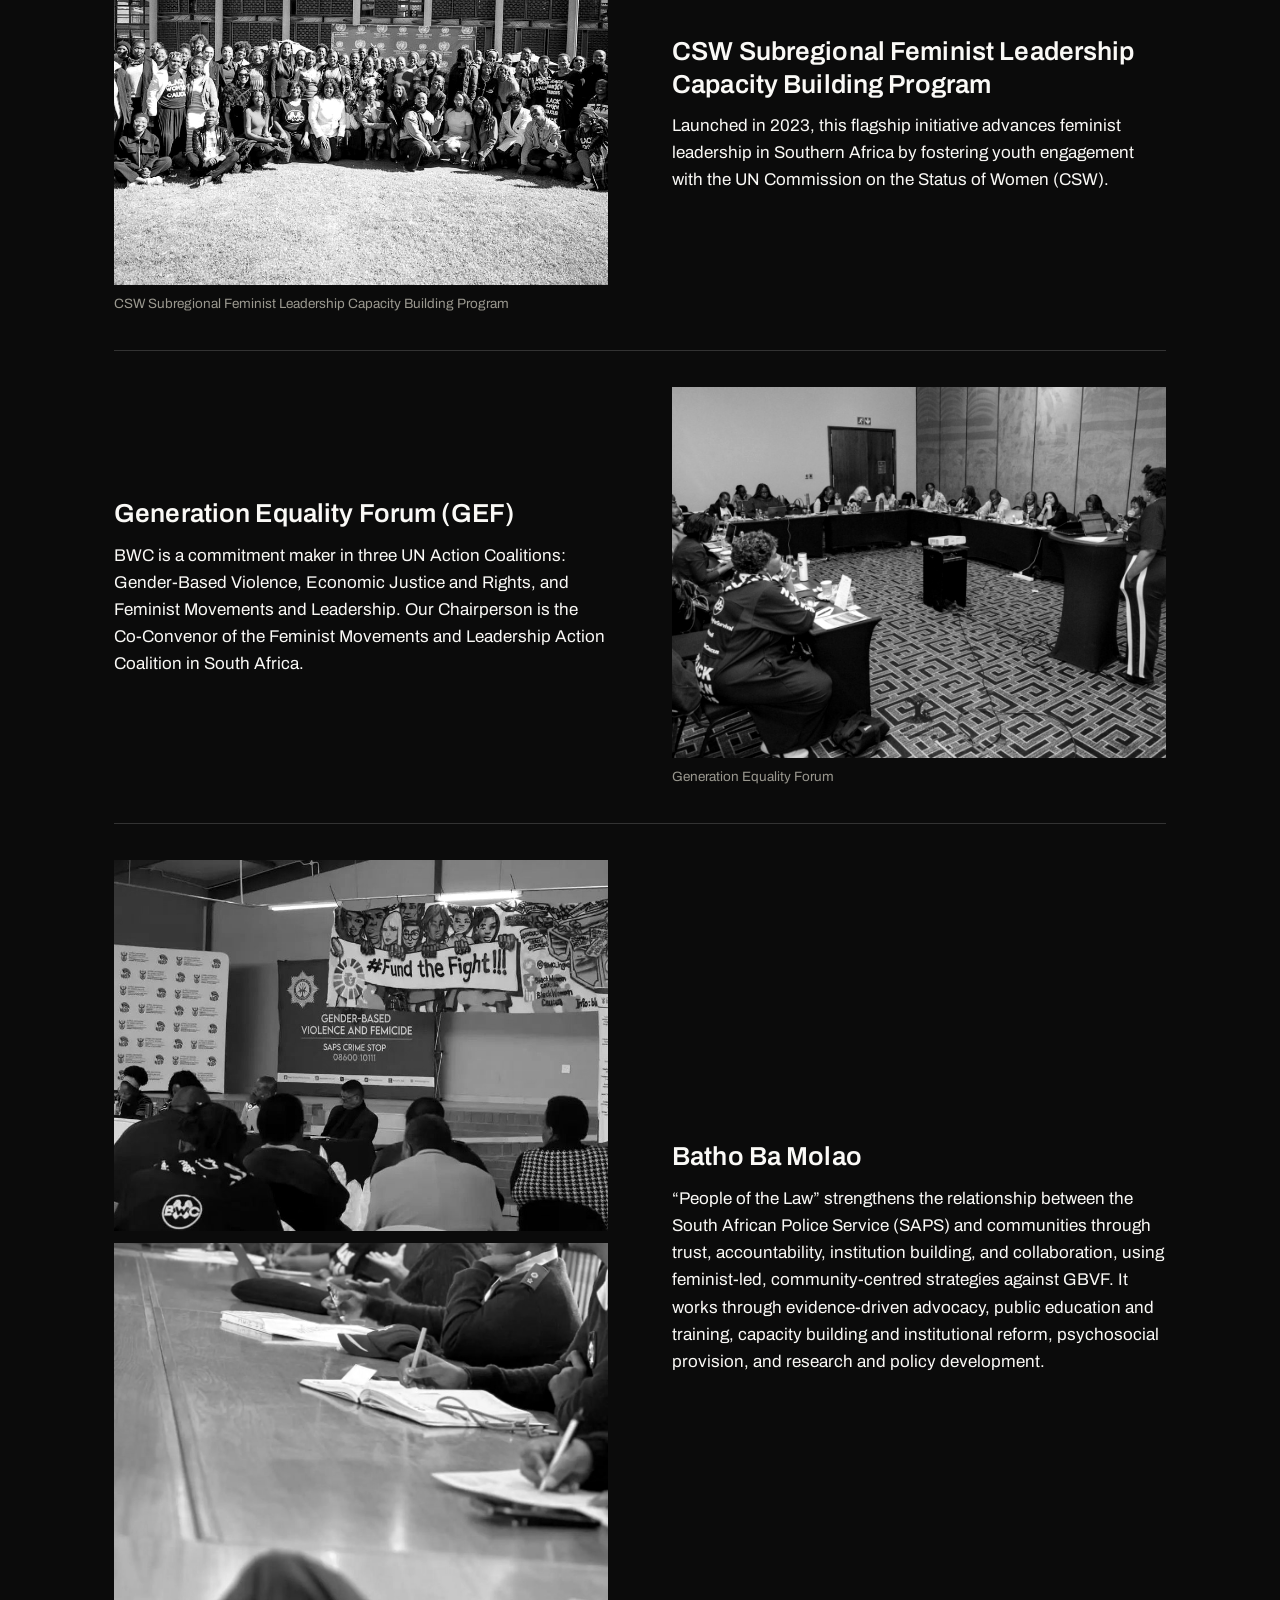
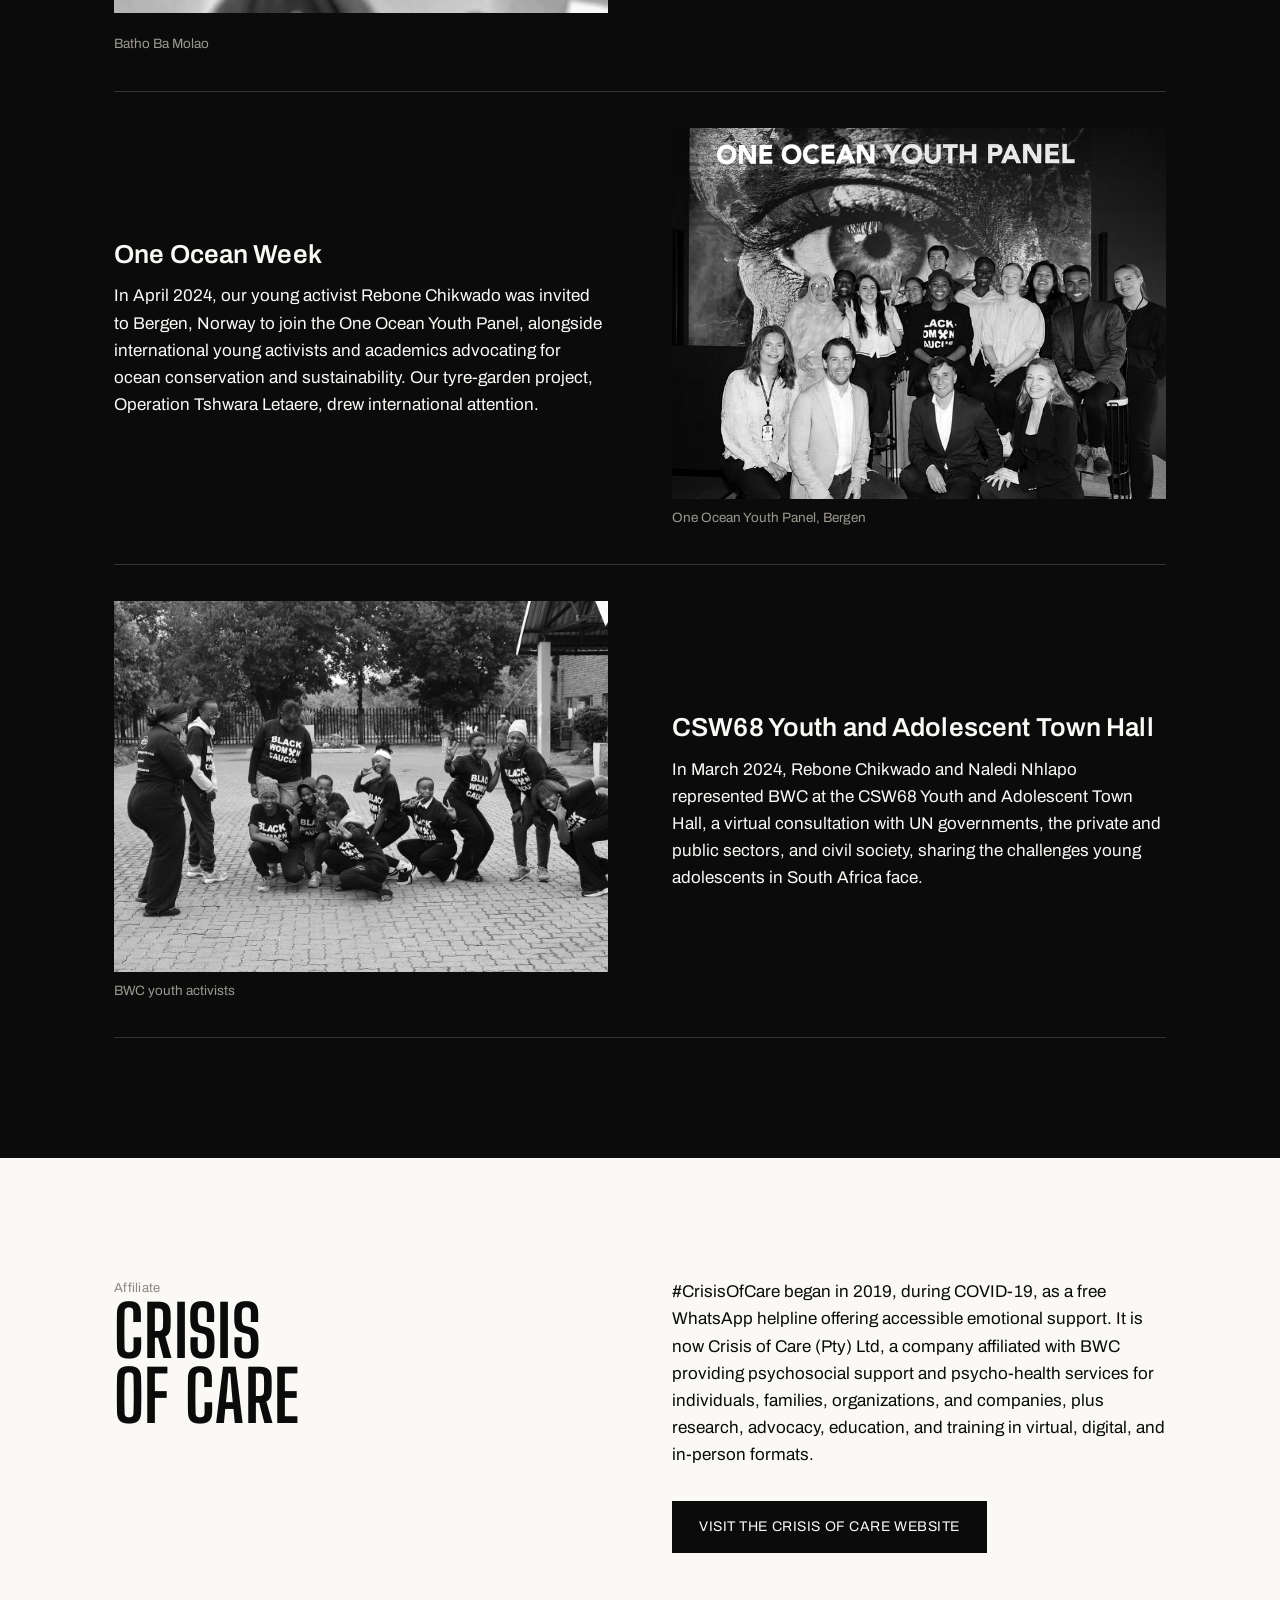
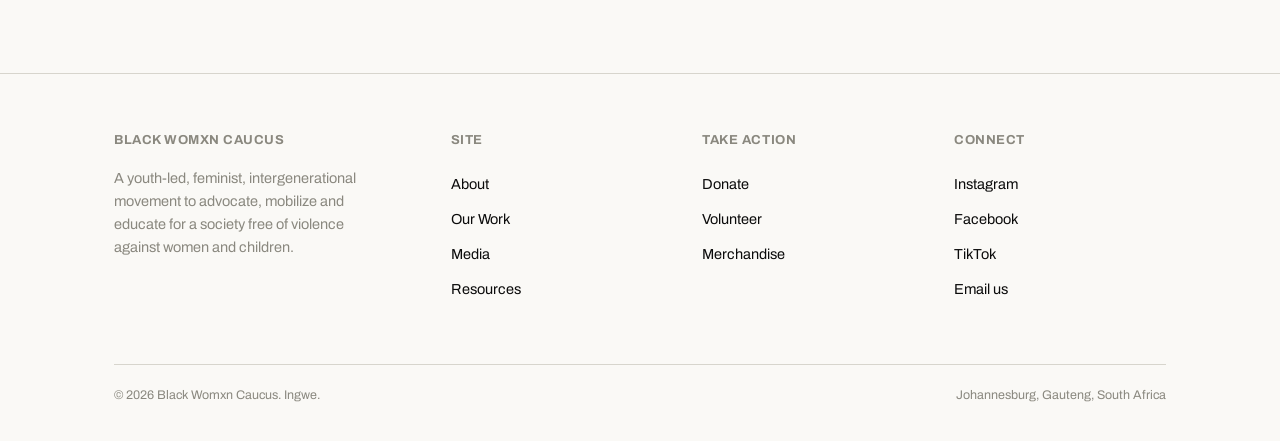
<file: our-work.html>
<!doctype html>
<html lang="en">
<head>
<meta charset="UTF-8">
<meta name="viewport" content="width=device-width, initial-scale=1.0">
<title>Our Work: GBV Programmes &amp; Campaigns | Black Womxn Caucus</title>
<meta name="description" content="Explore Black Girls in Caucus, Black Womxn Caucus and Bereka Mosadi, plus #FundTheFight and other campaigns tackling gender-based violence in South Africa.">
<link rel="stylesheet" href="assets/style.css">
<link rel="icon" type="image/png" sizes="32x32" href="assets/img/favicon-32.png">
<link rel="apple-touch-icon" sizes="180x180" href="assets/img/favicon-180.png">
</head>
<body>
<a class="skip-link" href="#main">Skip to main content</a>

<header class="site-nav" role="banner">
  <div class="wrap nav-inner">
    <a href="index.html" class="wordmark">
      <img src="assets/img/bwc-logo.png" alt="Black Womxn Caucus logo" class="logo-mark">
      <span class="logo-text">Black Womxn<span class="accent-dot">.</span>Caucus</span>
    </a>
    <button class="nav-toggle" aria-label="Menu"><span></span><span></span><span></span></button>
    <nav class="links" aria-label="Primary">
      <a href="index.html">Home</a>
      <a href="about.html">About</a>
      <a href="our-work.html" class="current">Our Work</a>
      <a href="media.html">Media</a>
      <a href="resources.html">Resources</a>
      <a href="get-involved.html">Get Involved</a>
    </nav>
  </div>
</header>

<main id="main">

  <section class="hero">
    <div class="wrap">
      <p class="eyebrow">Our work</p>
      <h1 class="h1">Three structures.<br>One movement.</h1>
      <p class="quote mt-m">Every division carries out its own campaigns and projects, in service of one broad-based feminist movement.</p>
    </div>
  </section>

  <!-- DIVISION 01 — Black Girls in Caucus -->
  <section class="reveal" id="bgc">
    <div class="wrap">
      <div class="grid-2">
        <div>
          <span class="num" style="font-size:20px;">01</span>
          <h2 class="h2 mt-m">Black Girls<br>in Caucus</h2>
        </div>
        <div>
          <p><strong>Ages 13–21.</strong> Empowering young minds, promoting equality, and addressing toxic norms and values through education and awareness.</p>
        </div>
      </div>
      <div class="programs mt-l">
      <article class="program ">
        <div class="program-body">
          <h3>#MakeMySchoolSafe</h3>
          <p>An anti-bullying and school safety program. Fun, interactive sessions help learners understand the different forms of bullying and where to report it, so every child feels safe, respected, and supported.</p>
        </div>
        <figure>
          <img src="assets/img/make-my-school-safe.jpg" loading="lazy" alt="Learners in red school uniforms seated on the ground in front of a BWC banner while a facilitator addresses them">
          <figcaption>#MakeMySchoolSafe</figcaption>
        </figure>
      </article>
      <article class="program ">
        <div class="program-body">
          <h3>#ForTeensOnly</h3>
          <p>A holistic program on mental health, sexual and reproductive health rights (SRHR) and sexual health education. Workshops, peer discussions, and expert guidance help adolescents take charge of their own health with confidence.</p>
        </div>
        <figure>
          <img src="assets/img/for-teens-only.jpg" loading="lazy" alt="Young people in BWC t-shirts seated in a circle on white plastic chairs outside a brick building">
          <figcaption>#ForTeensOnly</figcaption>
        </figure>
      </article>
      </div>
      <p class="impact"><strong>Impact —</strong> Thousands of children, from primary to secondary schools, have gained essential life skills through our interactive workshops.</p>
    </div>
  </section>

  <!-- DIVISION 02 — Black Womxn Caucus -->
  <section class="panel-dark reveal" id="bwc">
    <div class="wrap">
      <div class="grid-2">
        <div>
          <span class="num" style="font-size:20px; color:#9a988f;">02</span>
          <h2 class="h2 mt-m">Black<br>Womxn Caucus</h2>
        </div>
        <div>
          <p><strong>The founding division.</strong> To cultivate feminist leadership, promote political education, and foster a community of young people equipped to drive social change and advocacy.</p>
        </div>
      </div>
      <div class="programs mt-l">
      <article class="program ">
        <div class="program-body">
          <h3>BWC ThinkTank</h3>
          <p>Leadership development and critical thinking programs, policy advocacy for gender-equitable policies, and community mobilization through events and campaigns. We organise young women in higher learning and in communities, including those not in education, employment, or training (NEET).</p>
        </div>
        <figure>
          <img src="assets/img/bwc-thinktank.jpg" loading="lazy" alt="A meeting chamber with participants seated at desks and a large screen of colourful artwork at the front">
          <figcaption>BWC ThinkTank</figcaption>
        </figure>
      </article>
      </div>
      <p class="impact"><strong>Impact —</strong> Over 5,000 young women have participated in leadership programs, leading to tangible changes in local communities.</p>
    </div>
  </section>

  <!-- DIVISION 03 — Bereka Mosadi -->
  <section class="reveal" id="bereka-mosadi">
    <div class="wrap">
      <div class="grid-2">
        <div>
          <span class="num" style="font-size:20px;">03</span>
          <h2 class="h2 mt-m">Bereka Mosadi<br>Working Women</h2>
        </div>
        <div>
          <p>Mobilising women to end violence through community-based education, economic empowerment, and active engagement. By equipping women with knowledge, skills, and support networks, we foster resilience, leadership, and collective action.</p>
        </div>
      </div>
      <div class="programs mt-l">
      <article class="program tall">
        <div class="program-body">
          <h3>Operation Letsa Phala</h3>
          <p>An awareness program on gender-based violence and femicide, and on the support services available.</p>
        </div>
        <figure>
          <img src="assets/img/letsa-phala.jpg" loading="lazy" alt="A woman calling out in front of a hand-painted STOP GBV sign, with women in BWC t-shirts raising their fists behind her">
          <figcaption>Operation Letsa Phala</figcaption>
        </figure>
      </article>
      <article class="program ">
        <div class="program-body">
          <h3>Bulk Buying (Stokvel)</h3>
          <p>Through monthly contributions, women pool their resources to buy groceries in bulk at the end of the year. The stockpile lasts for months, easing financial pressure and supporting food security for women and their families.</p>
        </div>
        <figure>
          <img src="assets/img/bulk-buying.jpg" loading="lazy" alt="Groceries and supplies laid out in rows on brick paving outside a house, with people in BWC shirts standing nearby">
          <figcaption>Bulk Buying (Stokvel)</figcaption>
        </figure>
      </article>
      <article class="program ">
        <div class="program-body">
          <h3>Operation Tshwara Letaere</h3>
          <p>Promotes self-sufficiency through home gardening and internal trade.</p>
        </div>
        <figure>
          <img src="assets/img/tshwara-letaere.jpg" loading="lazy" alt="Women holding trays of vegetable seedlings in front of BWC banners">
          <figcaption>Operation Tshwara Letaere</figcaption>
        </figure>
      </article>
      </div>
      <p class="impact"><strong>Economic impact —</strong> Members report increased savings, less dependency on external support, and better knowledge of where and how to access support services when violence occurs.</p>
    </div>
  </section>

  <!-- ORG-WIDE CAMPAIGNS -->
  <section class="panel-dark reveal" id="campaigns">
    <div class="wrap">
      <p class="eyebrow grey">Across the movement</p>
      <h2 class="h2">Organization-wide campaigns</h2>

      <div class="programs mt-l">
      <article class="program ">
        <div class="program-body">
          <h3>#FundTheFight</h3>
          <p>Since the historic 2019 march to the Johannesburg Stock Exchange, we have demanded greater private-sector accountability on GBVF. #FundTheFight aims to galvanize national, regional, and continental resources for community-led interventions, led by women and feminist movements themselves.</p>
        </div>
        <figure>
          <img src="assets/img/fund-the-fight.jpg" loading="lazy" alt="A woman in a head wrap seen from behind at a march, with an Exchange Square sign in the background">
          <figcaption>#FundTheFight</figcaption>
        </figure>
      </article>
      <article class="program ">
        <div class="program-body">
          <h3>CSW Subregional Feminist Leadership Capacity Building Program</h3>
          <p>Launched in 2023, this flagship initiative advances feminist leadership in Southern Africa by fostering youth engagement with the UN Commission on the Status of Women (CSW).</p>
        </div>
        <figure>
          <img src="assets/img/csw-subregional.jpg" loading="lazy" alt="A large group of BWC members and participants gathered on a lawn in front of a building">
          <figcaption>CSW Subregional Feminist Leadership Capacity Building Program</figcaption>
        </figure>
      </article>
      <article class="program ">
        <div class="program-body">
          <h3>Generation Equality Forum (GEF)</h3>
          <p>BWC is a commitment maker in three UN Action Coalitions: Gender-Based Violence, Economic Justice and Rights, and Feminist Movements and Leadership. Our Chairperson is the Co-Convenor of the Feminist Movements and Leadership Action Coalition in South Africa.</p>
        </div>
        <figure>
          <img src="assets/img/gef-roundtable.jpg" loading="lazy" alt="Participants seated around a large boardroom table during a workshop, with a woman presenting at the front">
          <figcaption>Generation Equality Forum</figcaption>
        </figure>
      </article>
      <article class="program ">
        <div class="program-body">
          <h3>Batho Ba Molao</h3>
          <p>&ldquo;People of the Law&rdquo; strengthens the relationship between the South African Police Service (SAPS) and communities through trust, accountability, institution building, and collaboration, using feminist-led, community-centred strategies against GBVF. It works through evidence-driven advocacy, public education and training, capacity building and institutional reform, psychosocial provision, and research and policy development.</p>
        </div>
        <figure class="multi">
          <img src="assets/img/batho-ba-molao.jpg" loading="lazy" alt="Participants seated in a meeting room under a #FundTheFight banner, with SAPS and Gender-Based Violence and Femicide signage">
          <img src="assets/img/batho-ba-molao-2.jpg" loading="lazy" alt="Police officers and community members seated at a long wooden table in a classroom-style meeting, taking notes">
          <figcaption>Batho Ba Molao</figcaption>
        </figure>
      </article>
      <article class="program ">
        <div class="program-body">
          <h3>One Ocean Week</h3>
          <p>In April 2024, our young activist Rebone Chikwado was invited to Bergen, Norway to join the One Ocean Youth Panel, alongside international young activists and academics advocating for ocean conservation and sustainability. Our tyre-garden project, Operation Tshwara Letaere, drew international attention.</p>
        </div>
        <figure>
          <img src="assets/img/one-ocean-week.jpg" loading="lazy" alt="A BWC representative posing with fellow panelists in front of a One Ocean Youth Panel screen">
          <figcaption>One Ocean Youth Panel, Bergen</figcaption>
        </figure>
      </article>
      <article class="program ">
        <div class="program-body">
          <h3>CSW68 Youth and Adolescent Town Hall</h3>
          <p>In March 2024, Rebone Chikwado and Naledi Nhlapo represented BWC at the CSW68 Youth and Adolescent Town Hall, a virtual consultation with UN governments, the private and public sectors, and civil society, sharing the challenges young adolescents in South Africa face.</p>
        </div>
        <figure>
          <img src="assets/img/csw68-youth.jpg" loading="lazy" alt="Young people in BWC t-shirts posing together on a paved courtyard">
          <figcaption>BWC youth activists</figcaption>
        </figure>
      </article>
      </div>
    </div>
  </section>

  <!-- CRISIS OF CARE -->
  <section class="reveal" id="crisis-of-care">
    <div class="wrap grid-2">
      <div>
        <p class="eyebrow">Affiliate</p>
        <h2 class="h2">Crisis<br>of Care</h2>
      </div>
      <div>
        <p>#CrisisOfCare began in 2019, during COVID-19, as a free WhatsApp helpline offering accessible emotional support. It is now Crisis of Care (Pty) Ltd, a company affiliated with BWC providing psychosocial support and psycho-health services for individuals, families, organizations, and companies, plus research, advocacy, education, and training in virtual, digital, and in-person formats.</p>
        <!-- TODO: add the Crisis of Care website address to href below, then delete the word "hidden" -->
        <a href="#" id="coc-link" class="btn solid mt-m" target="_blank" rel="noopener" hidden>Visit the Crisis of Care website</a>
      </div>
    </div>
  </section>

</main>

<footer role="contentinfo">
  <div class="wrap">
    <div class="footer-grid">
      <div>
        <h4>Black Womxn Caucus</h4>
        <p style="max-width:34ch; color:var(--grey); font-size:14.5px;">A youth-led, feminist, intergenerational movement to advocate, mobilize and educate for a society free of violence against women and children.</p>
      </div>
      <div>
        <h4>Site</h4>
        <a href="about.html">About</a>
        <a href="our-work.html">Our Work</a>
        <a href="media.html">Media</a>
        <a href="resources.html">Resources</a>
      </div>
      <div>
        <h4>Take action</h4>
        <a href="get-involved.html">Donate</a>
        <a href="get-involved.html#volunteer">Volunteer</a>
        <a href="get-involved.html#shop">Merchandise</a>
      </div>
      <div>
        <h4>Connect</h4>
        <a href="https://instagram.com" target="_blank" rel="noopener">Instagram</a>
        <a href="https://facebook.com" target="_blank" rel="noopener">Facebook</a>
        <a href="https://tiktok.com" target="_blank" rel="noopener">TikTok</a>
        <a href="mailto:info@blackwomxncaucus.org.za">Email us</a>
      </div>
    </div>
    <div class="footer-bottom">
      <span>&copy; 2026 Black Womxn Caucus. Ingwe.</span>
      <span>Johannesburg, Gauteng, South Africa</span>
    </div>
  </div>
</footer>

<div class="a11y-bar">
  <button class="a11y-btn" id="readAloudBtn" aria-pressed="false">
    <span class="a11y-icon" aria-hidden="true">&#128266;</span>
    <span class="label">Listen to this page</span>
  </button>
  <button class="audio-toggle muted" aria-label="Toggle video &amp; audio sound" aria-pressed="false">
    <span class="dot" aria-hidden="true"></span><span class="label">Sound off</span>
  </button>
</div>

<script src="assets/main.js"></script>
</body>
</html>
</file>
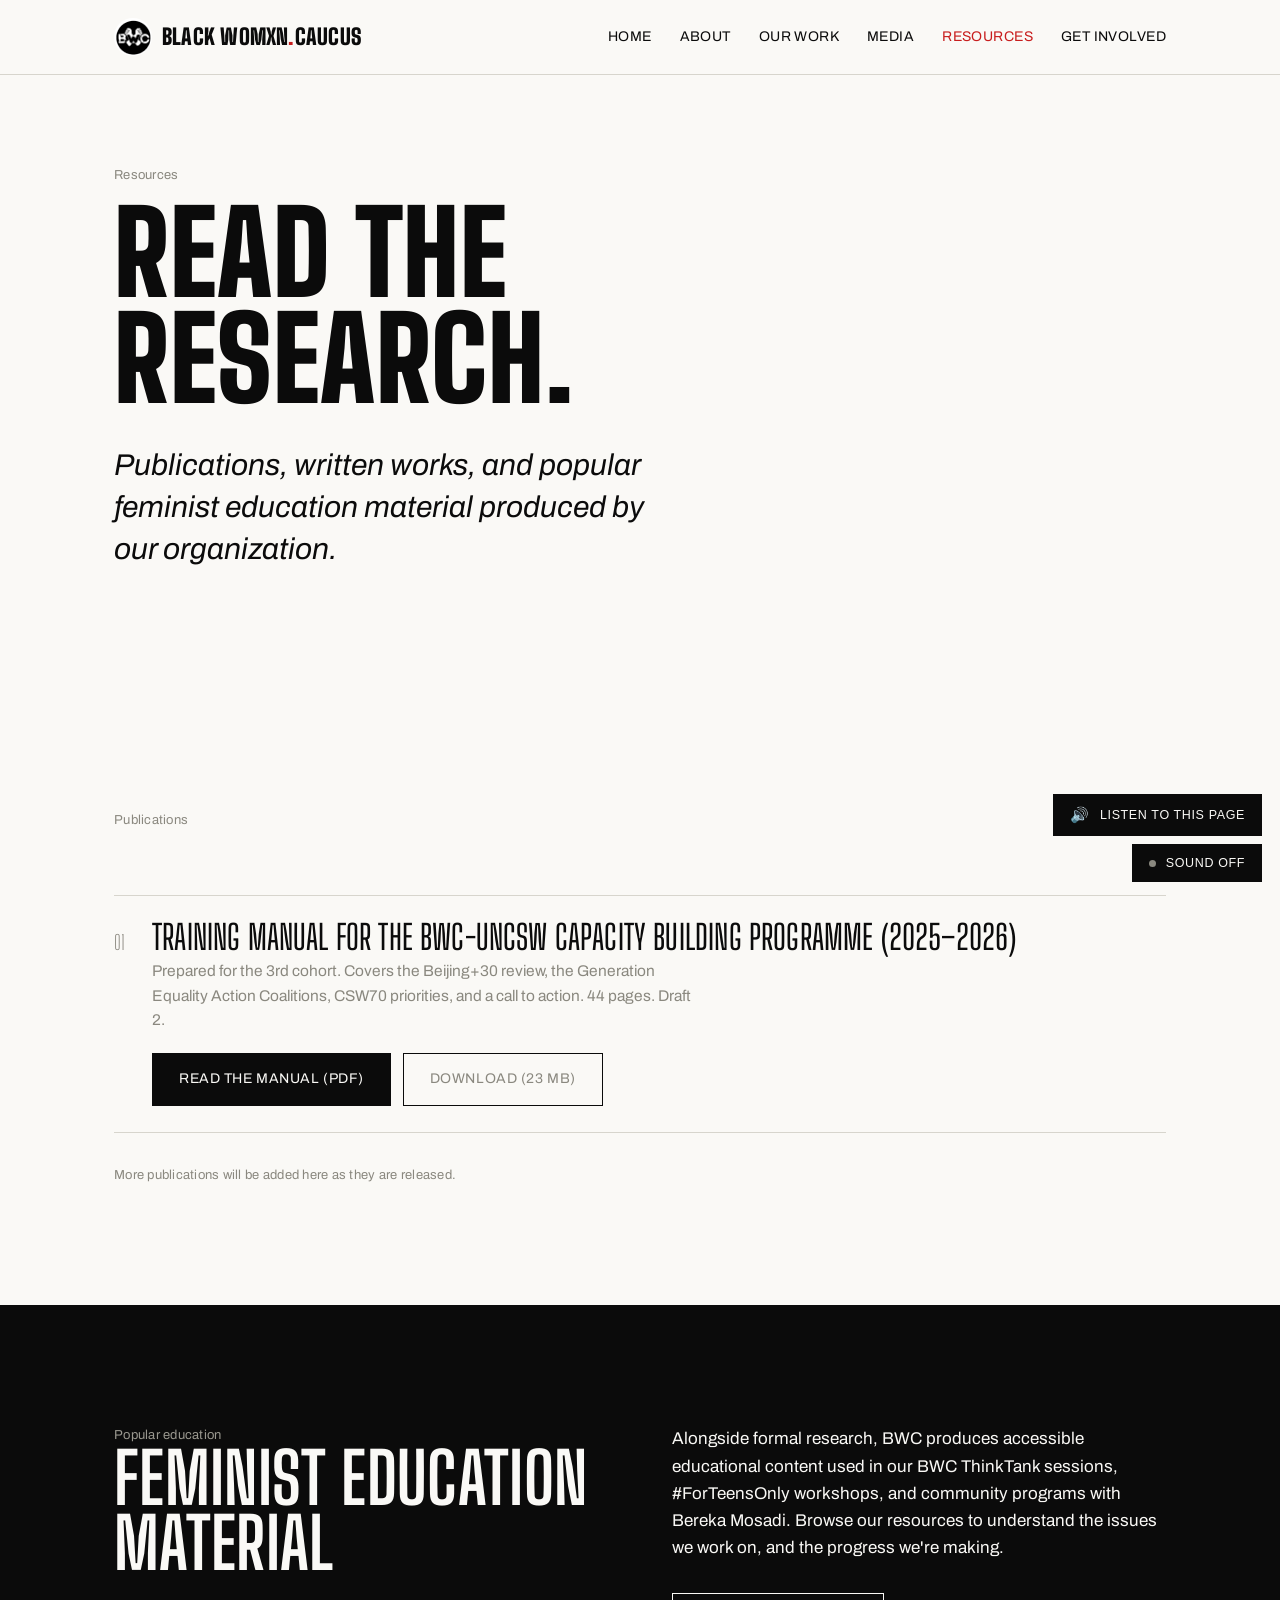
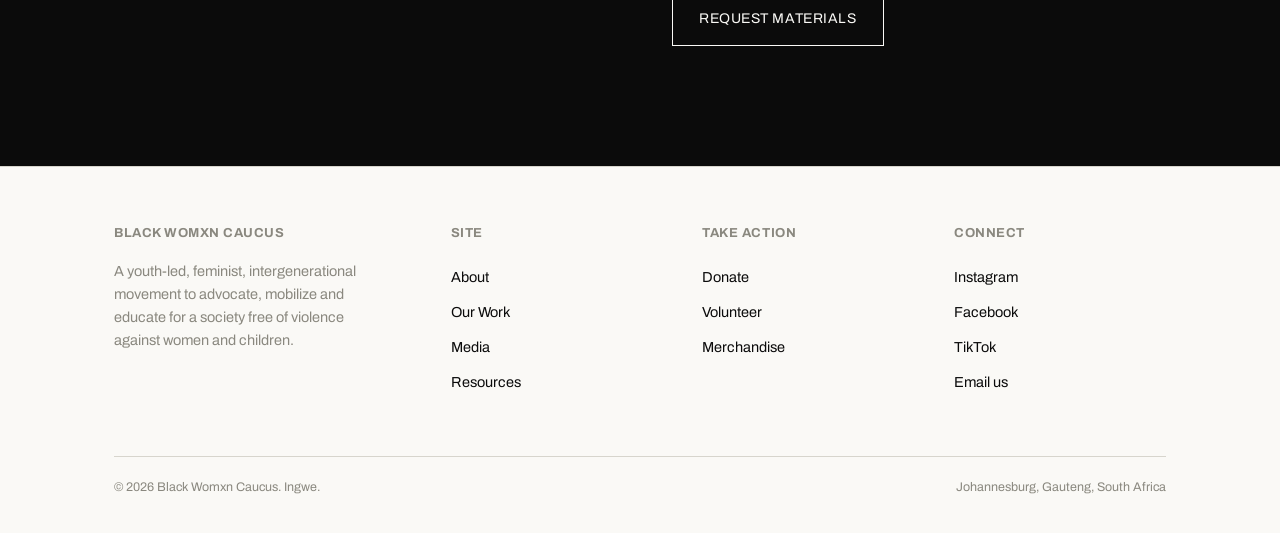
<file: resources.html>
<!doctype html>
<html lang="en">
<head>
<meta charset="UTF-8">
<meta name="viewport" content="width=device-width, initial-scale=1.0">
<title>Feminist Resources &amp; Research on GBVF | Black Womxn Caucus</title>
<meta name="description" content="Download Black Womxn Caucus’s UN CSW training manual and explore feminist education material on gender-based violence, leadership and community action.">
<link rel="stylesheet" href="assets/style.css">
<link rel="icon" type="image/png" sizes="32x32" href="assets/img/favicon-32.png">
<link rel="apple-touch-icon" sizes="180x180" href="assets/img/favicon-180.png">
</head>
<body>
<a class="skip-link" href="#main">Skip to main content</a>

<header class="site-nav" role="banner">
  <div class="wrap nav-inner">
    <a href="index.html" class="wordmark">
      <img src="assets/img/bwc-logo.png" alt="Black Womxn Caucus logo" class="logo-mark">
      <span class="logo-text">Black Womxn<span class="accent-dot">.</span>Caucus</span>
    </a>
    <button class="nav-toggle" aria-label="Menu"><span></span><span></span><span></span></button>
    <nav class="links" aria-label="Primary">
      <a href="index.html">Home</a>
      <a href="about.html">About</a>
      <a href="our-work.html">Our Work</a>
      <a href="media.html">Media</a>
      <a href="resources.html" class="current">Resources</a>
      <a href="get-involved.html">Get Involved</a>
    </nav>
  </div>
</header>

<main id="main">

  <section class="hero">
    <div class="wrap">
      <p class="eyebrow">Resources</p>
      <h1 class="h1">Read the<br>research.</h1>
      <p class="quote mt-m">Publications, written works, and popular feminist education material produced by our organization.</p>
    </div>
  </section>

  <!--
    CONTENT TEAM NOTE:
    Add each new publication as a .pub entry below. Put the PDF in
    /assets/docs/ and link to it. Keep descriptions to one line.
  -->

  <section class="reveal">
    <div class="wrap">
      <p class="eyebrow">Publications</p>
      <div class="row-list mt-l">
        <div class="row pub">
          <span class="num">01</span>
          <div class="row-body">
            <h3>Training Manual for the BWC-UNCSW Capacity Building Programme (2025–2026)</h3>
            <p>Prepared for the 3rd cohort. Covers the Beijing+30 review, the Generation Equality Action Coalitions, CSW70 priorities, and a call to action. 44 pages. Draft 2.</p>
            <p class="pub-links">
              <a href="assets/docs/BWC-UNCSW-Training-Manual-3rd-Cohort-DRAFT-2.pdf" target="_blank" rel="noopener" class="btn solid">Read the manual (PDF)</a>
              <a href="assets/docs/BWC-UNCSW-Training-Manual-3rd-Cohort-DRAFT-2.pdf" download class="btn">Download (23 MB)</a>
            </p>
          </div>
        </div>
      </div>
      <p class="mt-m eyebrow">More publications will be added here as they are released.</p>
    </div>
  </section>

  <section class="panel-dark reveal">
    <div class="wrap grid-2">
      <div>
        <p class="eyebrow grey">Popular education</p>
        <h2 class="h2">Feminist education material</h2>
      </div>
      <div>
        <p>Alongside formal research, BWC produces accessible educational content used in our BWC ThinkTank sessions, #ForTeensOnly workshops, and community programs with Bereka Mosadi. Browse our resources to understand the issues we work on, and the progress we're making.</p>
        <a href="get-involved.html" class="btn mt-m">Request materials</a>
      </div>
    </div>
  </section>

</main>

<footer role="contentinfo">
  <div class="wrap">
    <div class="footer-grid">
      <div>
        <h4>Black Womxn Caucus</h4>
        <p style="max-width:34ch; color:var(--grey); font-size:14.5px;">A youth-led, feminist, intergenerational movement to advocate, mobilize and educate for a society free of violence against women and children.</p>
      </div>
      <div>
        <h4>Site</h4>
        <a href="about.html">About</a>
        <a href="our-work.html">Our Work</a>
        <a href="media.html">Media</a>
        <a href="resources.html">Resources</a>
      </div>
      <div>
        <h4>Take action</h4>
        <a href="get-involved.html">Donate</a>
        <a href="get-involved.html#volunteer">Volunteer</a>
        <a href="get-involved.html#shop">Merchandise</a>
      </div>
      <div>
        <h4>Connect</h4>
        <a href="https://instagram.com" target="_blank" rel="noopener">Instagram</a>
        <a href="https://facebook.com" target="_blank" rel="noopener">Facebook</a>
        <a href="https://tiktok.com" target="_blank" rel="noopener">TikTok</a>
        <a href="mailto:info@blackwomxncaucus.org.za">Email us</a>
      </div>
    </div>
    <div class="footer-bottom">
      <span>&copy; 2026 Black Womxn Caucus. Ingwe.</span>
      <span>Johannesburg, Gauteng, South Africa</span>
    </div>
  </div>
</footer>

<div class="a11y-bar">
  <button class="a11y-btn" id="readAloudBtn" aria-pressed="false">
    <span class="a11y-icon" aria-hidden="true">&#128266;</span>
    <span class="label">Listen to this page</span>
  </button>
  <button class="audio-toggle muted" aria-label="Toggle video &amp; audio sound" aria-pressed="false">
    <span class="dot" aria-hidden="true"></span><span class="label">Sound off</span>
  </button>
</div>

<script src="assets/main.js"></script>
</body>
</html>
</file>
<file: assets/style.css>
/* ============================================================
   BLACK WOMXN CAUCUS — shared stylesheet
   Tokens
   ============================================================ */
@import url('https://fonts.googleapis.com/css2?family=Big+Shoulders+Display:wght@300;500;700;900&family=Archivo:ital,wght@0,400;0,500;0,600;1,400&display=swap');

:root{
  --ink:#0b0b0b;
  --paper:#faf9f6;
  --line:#d7d5cd;
  --grey:#8a887f;
  --accent:#c81e1e;
  --pad: clamp(20px, 5vw, 64px);
  --maxw: 1180px;
}

*{box-sizing:border-box; margin:0; padding:0;}

/* ---------- Accessibility baseline ---------- */
.skip-link{
  position:absolute; left:12px; top:-60px; z-index:100;
  background:var(--ink); color:var(--paper);
  padding:12px 18px; font-size:14px; text-transform:uppercase; letter-spacing:.03em;
  transition:top .2s ease;
}
.skip-link:focus{top:12px;}

:focus-visible{outline:3px solid var(--accent); outline-offset:3px;}
button, a{cursor:pointer;}

.sr-only{
  position:absolute; width:1px; height:1px; overflow:hidden;
  clip:rect(0,0,0,0); white-space:nowrap; border:0; padding:0; margin:-1px;
}
html{scroll-behavior:smooth;}
@media (prefers-reduced-motion: reduce){
  html{scroll-behavior:auto;}
  *{animation-duration:0.01ms !important; animation-iteration-count:1 !important; transition-duration:0.01ms !important;}
}

body{
  background:var(--paper);
  color:var(--ink);
  font-family:'Archivo', sans-serif;
  font-size:17px;
  line-height:1.6;
  -webkit-font-smoothing:antialiased;
  overflow-x:hidden;
}

img{max-width:100%; display:block;}

a{color:inherit; text-decoration:none;}
a.underline{
  background-image:linear-gradient(var(--ink), var(--ink));
  background-size:0% 1px;
  background-repeat:no-repeat;
  background-position:0 100%;
  transition:background-size .35s ease;
}
a.underline:hover{background-size:100% 1px;}

.wrap{max-width:var(--maxw); margin:0 auto; padding-left:var(--pad); padding-right:var(--pad);}

/* ---------- Type scale ---------- */
h1,h2,h3,.display{
  font-family:'Big Shoulders Display', sans-serif;
  text-transform:uppercase;
  font-weight:700;
  letter-spacing:0.005em;
  line-height:0.92;
}
h1,.h1{font-size:clamp(46px, 9vw, 128px); font-weight:900;}
h2,.h2{font-size:clamp(32px, 5.5vw, 72px); font-weight:700;}
h3,.h3{font-size:clamp(22px, 3vw, 34px); font-weight:500;}

p{max-width:62ch;}
.quote{
  font-family:'Archivo', sans-serif;
  font-style:italic;
  font-weight:400;
  font-size:clamp(20px, 3vw, 30px);
  line-height:1.4;
  max-width:34ch;
}
.eyebrow{
  font-size:13px;
  color:var(--grey);
  letter-spacing:0.02em;
}
.num{
  font-family:'Big Shoulders Display', sans-serif;
  font-weight:300;
  color:var(--grey);
}

/* ---------- Nav ---------- */
header.site-nav{
  position:sticky; top:0; z-index:50;
  background:var(--paper);
  border-bottom:1px solid var(--line);
}
.nav-inner{
  display:flex; align-items:center; justify-content:space-between;
  padding-top:18px; padding-bottom:18px;
}
.wordmark{
  display:flex; align-items:center; gap:10px;
  font-family:'Big Shoulders Display', sans-serif;
  font-weight:900;
  font-size:22px;
  letter-spacing:0.01em;
  text-transform:uppercase;
  line-height:1;
}
.logo-mark{
  width:38px; height:38px; border-radius:50%;
  object-fit:cover; flex-shrink:0;
  filter:grayscale(1) contrast(1.15);
}
.panel-dark .logo-mark{filter:grayscale(1) contrast(1.15) invert(1);}
.accent-dot{color:var(--accent);}
nav.links{display:flex; gap:28px; align-items:center;}
nav.links a{font-size:14px; text-transform:uppercase; letter-spacing:0.03em;}
nav.links a.current{color:var(--accent);}
.nav-toggle{display:none; background:none; border:none; cursor:pointer;}
.nav-toggle span{display:block; width:24px; height:2px; background:var(--ink); margin:5px 0;}

@media (max-width:820px){
  nav.links{
    position:fixed; inset:0; top:60px;
    background:var(--paper);
    flex-direction:column; align-items:flex-start; gap:0;
    padding:24px var(--pad);
    transform:translateY(-110%);
    transition:transform .35s ease;
  }
  nav.links.open{transform:translateY(0);}
  nav.links a{
    font-size:32px; padding:16px 0; width:100%;
    border-bottom:1px solid var(--line);
    font-family:'Big Shoulders Display'; text-transform:uppercase; font-weight:500;
  }
  .nav-toggle{display:block;}
}

/* ---------- Sections / panels ---------- */
section{padding-top:clamp(56px,10vw,120px); padding-bottom:clamp(56px,10vw,120px);}
.panel-dark{background:var(--ink); color:var(--paper);}
.panel-dark .grey{color:#9a988f;}
.panel-dark .line{border-color:#333;}
.rule{border-top:1px solid var(--line); margin:0;}
.panel-dark .rule{border-top:1px solid #333;}

.js .reveal{opacity:0; transform:translateY(24px); transition:opacity .7s ease, transform .7s ease;}
.js .reveal.in{opacity:1; transform:translateY(0);}

/* ---------- Grid helpers ---------- */
.grid-2{display:grid; grid-template-columns:1fr 1fr; gap:var(--pad);}
.grid-3{display:grid; grid-template-columns:repeat(3,1fr); gap:var(--pad);}
@media (max-width:900px){
  .grid-2,.grid-3{grid-template-columns:1fr;}
}

/* ---------- Cards / list rows ---------- */
.row-list{border-top:1px solid var(--line);}
.row{
  display:flex; gap:24px; align-items:baseline;
  padding:26px 0; border-bottom:1px solid var(--line);
}
.panel-dark .row{border-bottom:1px solid #333;}
.row .num{font-size:20px; width:2ch; flex-shrink:0;}
.row .row-body{flex:1;}
.row h3{margin-bottom:6px;}
.row p{color:var(--grey); font-size:15.5px;}

/* ---------- Buttons ---------- */
.btn{
  display:inline-flex; align-items:center; gap:10px;
  border:1px solid var(--ink);
  padding:14px 26px;
  font-size:14px; text-transform:uppercase; letter-spacing:0.04em;
  transition:background .25s ease, color .25s ease;
}
.btn:hover{background:var(--ink); color:var(--paper);}
.panel-dark .btn{border-color:var(--paper);}
.panel-dark .btn:hover{background:var(--paper); color:var(--ink);}
.btn.solid{background:var(--ink); color:var(--paper);}
.btn.solid:hover{background:var(--accent); border-color:var(--accent); color:var(--paper);}
.btn.accent{border-color:var(--accent); color:var(--accent);}
.btn.accent:hover{background:var(--accent); color:var(--paper);}

/* ---------- Hero ---------- */
.hero{padding-top:clamp(48px,8vw,90px); padding-bottom:clamp(60px,10vw,120px);}
.hero .h1{margin-top:14px;}
.hero-foot{
  display:flex; justify-content:space-between; align-items:flex-end; gap:24px; margin-top:48px;
  flex-wrap:wrap;
}

/* ---------- Media / video cards ---------- */
.video-card{position:relative; background:var(--ink); overflow:hidden;}
.video-card video, .video-card .poster{width:100%; display:block; aspect-ratio:16/10; object-fit:cover;}
.video-card .poster{
  background:linear-gradient(135deg,#1a1a1a,#050505);
  display:flex; align-items:center; justify-content:center;
  color:#555; font-family:'Big Shoulders Display'; font-size:14px; text-transform:uppercase;
}
.video-meta{padding:14px 4px 0;}
.video-meta h3{font-size:19px; text-transform:none; font-family:'Archivo'; font-weight:600; letter-spacing:0;}
.video-meta p{font-size:13.5px; color:var(--grey); margin-top:4px;}
.play-btn{
  position:absolute; inset:0; margin:auto; width:56px; height:56px;
  border:1px solid rgba(255,255,255,.6); border-radius:50%;
  display:flex; align-items:center; justify-content:center; cursor:pointer;
  background:rgba(0,0,0,.15); backdrop-filter:blur(2px);
  transition:transform .25s ease, background .25s ease;
}
.play-btn:hover{transform:scale(1.08); background:rgba(0,0,0,.3);}
.play-btn svg{width:18px; height:18px; fill:#fff; margin-left:2px;}

/* ---------- Accessibility bar: read-aloud + audio toggle ---------- */
.a11y-bar{
  position:fixed; right:18px; bottom:18px; z-index:60;
  display:flex; flex-direction:column; gap:8px; align-items:flex-end;
}
.a11y-btn, .audio-toggle{
  display:flex; align-items:center; gap:10px;
  background:var(--ink); color:var(--paper);
  border:1px solid var(--ink);
  padding:11px 16px;
  font-size:12.5px; text-transform:uppercase; letter-spacing:0.05em;
  transition:background .2s ease;
  white-space:nowrap;
}
.a11y-btn:hover, .audio-toggle:hover{background:#222;}
.a11y-btn.active{background:var(--accent); border-color:var(--accent);}
.a11y-icon{font-size:15px;}
.audio-toggle .dot{width:7px; height:7px; border-radius:50%; background:var(--accent); flex-shrink:0;}
.audio-toggle.muted .dot{background:var(--grey);}

@media (max-width:600px){
  .a11y-bar{right:10px; bottom:10px;}
  .a11y-btn .label, .audio-toggle .label{display:none;}
  .a11y-btn, .audio-toggle{padding:13px; border-radius:50%;}
}

/* ---------- Organogram (team) ---------- */
.org-chart{display:flex; flex-direction:column; align-items:center; gap:0;}
.org-connector{width:1px; height:28px; background:#333;}
.org-tier{
  display:flex; flex-wrap:wrap; justify-content:center; gap:20px;
  width:100%; padding-bottom:28px; margin-bottom:28px;
  border-bottom:1px solid #2a2a2a;
  position:relative;
}
.org-tier:last-child{border-bottom:none; margin-bottom:0; padding-bottom:0;}
.org-tier-board{padding-bottom:0; margin-bottom:0; border-bottom:none;}
.org-card{
  border:1px solid #333; padding:20px 22px; min-width:220px; flex:1 1 220px; max-width:320px;
  text-align:center;
}
.org-card h3{
  text-transform:none; font-family:'Archivo', sans-serif; font-weight:600; font-size:17px; line-height:1.3;
}
.org-card p{font-size:13.5px; margin-top:6px; max-width:none;}
.org-board{border-color:var(--accent); max-width:360px;}

@media (max-width:700px){
  .org-card{min-width:0; flex:1 1 100%;}
}

/* ---------- Photo gallery ---------- */
.gallery-label{
  font-family:'Archivo', sans-serif; text-transform:none; font-weight:600;
  font-size:19px; line-height:1.3; margin-top:64px; margin-bottom:20px;
}
.gallery{column-count:3; column-gap:20px;}
.gallery figure{margin:0 0 20px; break-inside:avoid;}
.gallery img{
  width:100%; height:auto; display:block; background:#1a1a1a;
  filter:grayscale(1) contrast(1.05);
  transition:filter .4s ease;
}
.gallery figure:hover img, .gallery figure:focus-within img{filter:grayscale(0) contrast(1);}
.gallery figcaption{font-size:13.5px; color:#9a988f; margin-top:8px;}
.photo-strip img{width:100%; aspect-ratio:4/3; object-fit:cover; display:block; filter:grayscale(1) contrast(1.05);}

@media (max-width:900px){ .gallery{column-count:2;} }
@media (max-width:560px){ .gallery{column-count:1;} }

/* ---------- Programs (text + photo rows) ---------- */
.programs{border-top:1px solid var(--line);}
.panel-dark .programs{border-top-color:#333;}
.program{
  display:grid; grid-template-columns:1fr 1fr; gap:var(--pad); align-items:center;
  padding:36px 0; border-bottom:1px solid var(--line);
}
.panel-dark .program{border-bottom-color:#333;}
.program.no-fig{grid-template-columns:1fr; max-width:70ch;}
.program h3{
  text-transform:none; font-family:'Archivo', sans-serif; font-weight:600;
  font-size:clamp(20px,2.4vw,26px); line-height:1.25; margin-bottom:12px;
}
.program p{color:inherit; max-width:52ch;}
.program figure{margin:0;}
.program img{
  width:100%; aspect-ratio:4/3; object-fit:cover; display:block;
  filter:grayscale(1) contrast(1.05); transition:filter .4s ease;
}
.program figure.multi{display:grid; gap:12px;}
.program.tall img{aspect-ratio:4/5; object-position:center 30%;}
.program:hover img{filter:grayscale(0) contrast(1);}
.program figcaption{font-size:13.5px; color:var(--grey); margin-top:8px;}
.program:nth-child(even) figure{order:-1;}
.panel-dark .program figcaption{color:#9a988f;}
.impact{margin-top:28px; max-width:62ch; font-size:16px;}
@media (max-width:800px){
  .program{grid-template-columns:1fr;}
  .program:nth-child(even) figure{order:0;}
  .program figure{order:2;}
}

/* ---------- Timeline ---------- */
.timeline{border-top:1px solid #333; margin-top:56px;}
.t-row{
  display:grid; grid-template-columns:minmax(110px, 220px) 1fr; gap:var(--pad);
  padding:30px 0; border-bottom:1px solid #333;
}
.t-year{
  font-family:'Big Shoulders Display', sans-serif; font-weight:900;
  font-size:clamp(44px, 7vw, 84px); line-height:.9; letter-spacing:.005em;
}
.t-events{list-style:none; display:flex; flex-direction:column; gap:12px; padding-top:6px;}
.t-events li{max-width:60ch; font-size:16.5px;}
.t-events li:first-child{font-weight:600;}
@media (max-width:700px){
  .t-row{grid-template-columns:1fr; gap:14px;}
}

/* ---------- Board bios (expandable) ---------- */
.org-card details{margin-top:12px; text-align:left;}
.org-card summary{
  cursor:pointer; font-size:12.5px; text-transform:uppercase; letter-spacing:.05em;
  list-style:none; text-align:center; color:var(--paper);
  border-top:1px solid #333; padding-top:12px;
}
.org-card summary::-webkit-details-marker{display:none;}
.org-card summary::after{content:" +";}
.org-card details[open] summary::after{content:" \2212";}
.org-card details p{font-size:14px; color:#c9c7be; margin-top:12px; max-width:none; line-height:1.55;}
.org-tier-board{gap:20px; align-items:flex-start;}
.org-board-label{width:100%; text-align:center; margin-bottom:4px;}
.org-board-label h3{text-transform:none; font-family:'Archivo', sans-serif; font-weight:600; font-size:17px;}
.org-board-label p{font-size:13.5px; margin:4px auto 0;}

/* ---------- Home hero picture ---------- */
.hero-split{
  display:grid; grid-template-columns:1fr minmax(240px, 400px); gap:var(--pad);
  align-items:end; margin-top:48px;
}
.hero-photo{margin:0;}
.hero-photo img{
  width:100%; aspect-ratio:4/5; object-fit:cover; object-position:center 20%;
  display:block; filter:grayscale(1) contrast(1.05); transition:filter .5s ease;
}
.hero-photo:hover img{filter:grayscale(0) contrast(1);}
.hero-photo figcaption{font-size:13.5px; color:var(--grey); margin-top:8px;}
@media (max-width:800px){
  .hero-split{grid-template-columns:1fr;}
  .hero-photo{max-width:420px;}
}

.pub-links{display:flex; flex-wrap:wrap; gap:12px; margin-top:20px;}
.row.pub .row-body p{max-width:60ch;}

.band{margin:0;}
.band img{
  width:100%; aspect-ratio:16/9; object-fit:cover; object-position:center 30%; display:block;
  filter:grayscale(1) contrast(1.05); transition:filter .5s ease;
}
.band:hover img{filter:grayscale(0) contrast(1);}
.band figcaption{font-size:13.5px; color:var(--grey); margin-top:8px;}

/* ---------- Footer ---------- */
footer{border-top:1px solid var(--line); padding-top:56px; padding-bottom:36px;}
.footer-grid{display:grid; grid-template-columns:1.4fr 1fr 1fr 1fr; gap:40px;}
@media (max-width:800px){.footer-grid{grid-template-columns:1fr 1fr;}}
footer h4{font-size:13px; text-transform:uppercase; letter-spacing:0.04em; color:var(--grey); margin-bottom:16px;}
footer a{display:block; font-size:14.5px; padding:6px 0;}
.footer-bottom{
  margin-top:56px; padding-top:20px; border-top:1px solid var(--line);
  display:flex; justify-content:space-between; flex-wrap:wrap; gap:12px;
  font-size:12.5px; color:var(--grey);
}

/* ---------- Utility ---------- */
.mt-l{margin-top:64px;}
.mt-m{margin-top:32px;}
.center{text-align:center; margin-left:auto; margin-right:auto;}
.tag{
  display:inline-block; font-size:12px; text-transform:uppercase; letter-spacing:.05em;
  border:1px solid var(--line); padding:5px 10px; color:var(--grey);
}
.panel-dark .tag{border-color:#333; color:#9a988f;}
</file>
